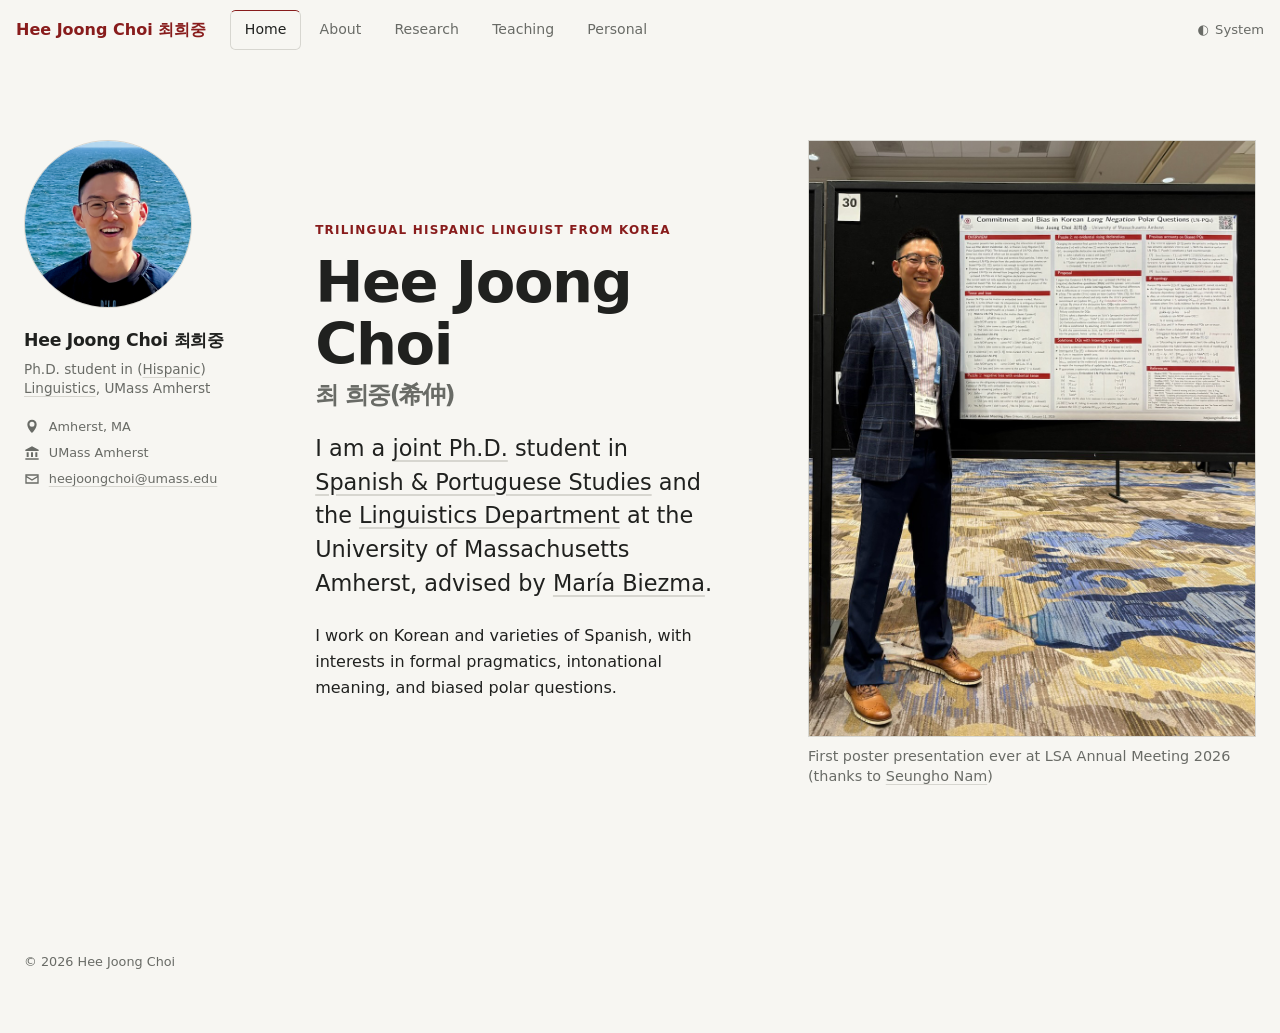
<file: index.html>
<!doctype html>
<html lang="en">
<head>
  <meta charset="utf-8">
  <meta name="viewport" content="width=device-width, initial-scale=1">
  <meta name="description" content="Hee Joong Choi is a linguist working on Korean, Spanish, pragmatics, and intonational meaning.">
  <title>Hee Joong Choi</title>
  <script>document.documentElement.dataset.theme = localStorage.getItem('theme') || 'system';</script>
  <link rel="stylesheet" href="/styles.css">
  <link rel="icon" href="/favicon.svg" type="image/svg+xml">
</head>
<body>
  <header class="site-header">
    <nav class="nav" aria-label="Main navigation">
      <a class="site-name" href="/">Hee Joong Choi <span lang="ko">최희중</span></a>
      <div class="nav-links">
        <a href="/" aria-current="page">Home</a>
        <a href="/about/">About</a>
        <a href="/research/">Research</a>
        <a href="/teaching/">Teaching</a>
        <a href="/personal/">Personal</a>
      </div>
      <button class="theme-toggle" type="button" aria-label="Change color theme" title="Change color theme">
        <span aria-hidden="true">◐</span><span class="theme-label">System</span>
      </button>
    </nav>
  </header>

  <div class="site-frame">
    <aside class="profile-bar" aria-label="Profile">
      <img class="profile-photo" src="/images/ChoiHJ_profile.png" alt="Hee Joong Choi">
      <div class="profile-copy">
        <p class="profile-name">Hee Joong Choi <span lang="ko">최희중</span></p>
        <p class="profile-title">Ph.D. student in (<a href="https://www.umass.edu/spanish-portuguese/">Hispanic</a>) <a href="https://www.umass.edu/linguistics/">Linguistics</a>, UMass Amherst</p>
        <ul class="profile-meta">
          <li><svg aria-hidden="true" viewBox="0 0 24 24"><path d="M12 21s7-6.1 7-13a7 7 0 1 0-14 0c0 6.9 7 13 7 13Zm0-9.5A3.5 3.5 0 1 1 12 4a3.5 3.5 0 0 1 0 7.5Z"/></svg><span>Amherst, MA</span></li>
          <li><svg aria-hidden="true" viewBox="0 0 24 24"><path d="m12 2 10 5v2H2V7l10-5ZM4 11h3v7H4v-7Zm6.5 0h3v7h-3v-7Zm6.5 0h3v7h-3v-7ZM2 20h20v2H2v-2Z"/></svg><span>UMass Amherst</span></li>
          <li><svg aria-hidden="true" viewBox="0 0 24 24"><path d="M2 5h20v14H2V5Zm2 2v.5l8 5 8-5V7H4Zm16 10V9.8l-8 5-8-5V17h16Z"/></svg><a href="mailto:heejoongchoi@umass.edu">heejoongchoi@umass.edu</a></li>
        </ul>
      </div>
    </aside>

  <main class="page-shell home-page">
    <section class="intro" aria-labelledby="intro-title">
      <div>
        <p class="kicker">Trilingual Hispanic linguist from Korea</p>
        <h1 id="intro-title">Hee Joong Choi <span lang="ko">최 희중(希仲)</span></h1>
        <p class="intro-text">I am a <a href="https://www.umass.edu/graduate/book/graduate-student-handbook/degree-requirements/joint-doctor-philosophy-degree-requirements">joint Ph.D.</a> student in <a href="https://www.umass.edu/spanish-portuguese/">Spanish &amp; Portuguese Studies</a> and the <a href="https://www.umass.edu/linguistics/">Linguistics Department</a> at the University of Massachusetts Amherst, advised by <a href="https://mariabiezma.com/">María Biezma</a>.</p>
        <p>I work on Korean and varieties of Spanish, with interests in formal pragmatics, intonational meaning, and biased polar questions.</p>
      </div>
      <figure class="home-photo">
        <img src="assets/home-image.jpg" alt="Hee Joong Choi presenting a poster at the 2026 LSA Annual Meeting">
        <figcaption>First poster presentation ever at LSA Annual Meeting 2026 (thanks to <a href="https://linguistics.uconn.edu/person/seungho-nam/">Seungho Nam</a>)</figcaption>
      </figure>
    </section>
  </main>
  </div>

  <footer><p>© <span data-year></span> Hee Joong Choi</p></footer>
  <script src="/site.js"></script>
</body>
</html>
</file>
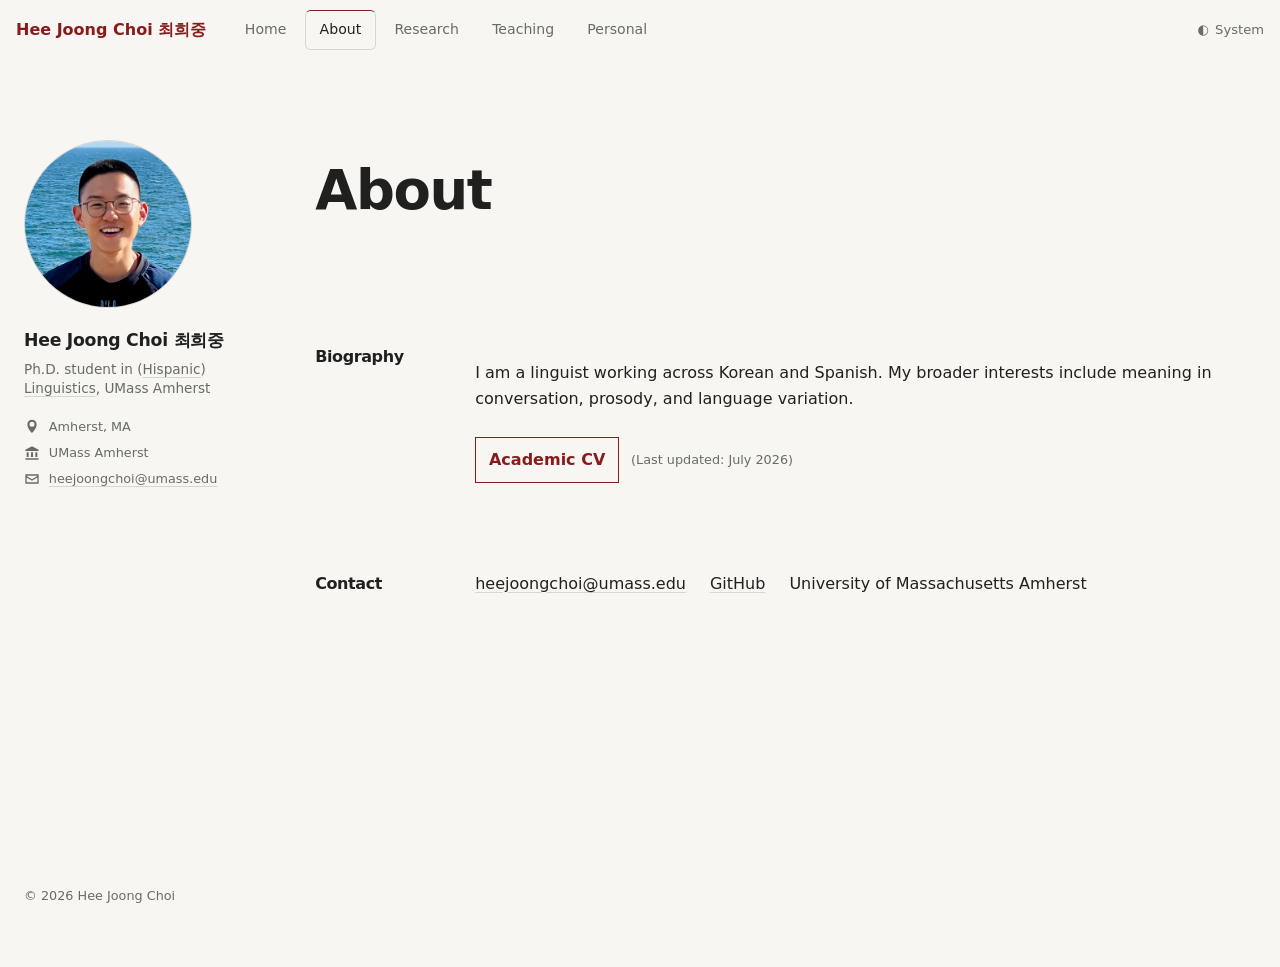
<file: about/index.html>
<!doctype html>
<html lang="en">
<head>
  <meta charset="utf-8">
  <meta name="viewport" content="width=device-width, initial-scale=1">
  <meta name="description" content="About Hee Joong Choi, linguist at UMass Amherst.">
  <title>About · Hee Joong Choi</title>
  <script>document.documentElement.dataset.theme = localStorage.getItem('theme') || 'system';</script>
  <link rel="stylesheet" href="/styles.css">
  <link rel="icon" href="/favicon.svg" type="image/svg+xml">
</head>
<body>
  <header class="site-header">
    <nav class="nav" aria-label="Main navigation">
      <a class="site-name" href="/">Hee Joong Choi <span lang="ko">최희중</span></a>
      <div class="nav-links">
        <a href="/">Home</a><a href="/about/" aria-current="page">About</a><a href="/research/">Research</a><a href="/teaching/">Teaching</a><a href="/personal/">Personal</a>
      </div>
      <button class="theme-toggle" type="button" aria-label="Change color theme" title="Change color theme"><span aria-hidden="true">◐</span><span class="theme-label">System</span></button>
    </nav>
  </header>

  <div class="site-frame">
    <aside class="profile-bar" aria-label="Profile">
      <img class="profile-photo" src="/images/ChoiHJ_profile.png" alt="Hee Joong Choi">
      <div class="profile-copy">
        <p class="profile-name">Hee Joong Choi <span lang="ko">최희중</span></p>
        <p class="profile-title">Ph.D. student in (<a href="https://www.umass.edu/spanish-portuguese/">Hispanic</a>) <a href="https://www.umass.edu/linguistics/">Linguistics</a>, UMass Amherst</p>
        <ul class="profile-meta">
          <li><svg aria-hidden="true" viewBox="0 0 24 24"><path d="M12 21s7-6.1 7-13a7 7 0 1 0-14 0c0 6.9 7 13 7 13Zm0-9.5A3.5 3.5 0 1 1 12 4a3.5 3.5 0 0 1 0 7.5Z"/></svg><span>Amherst, MA</span></li>
          <li><svg aria-hidden="true" viewBox="0 0 24 24"><path d="m12 2 10 5v2H2V7l10-5ZM4 11h3v7H4v-7Zm6.5 0h3v7h-3v-7Zm6.5 0h3v7h-3v-7ZM2 20h20v2H2v-2Z"/></svg><span>UMass Amherst</span></li>
          <li><svg aria-hidden="true" viewBox="0 0 24 24"><path d="M2 5h20v14H2V5Zm2 2v.5l8 5 8-5V7H4Zm16 10V9.8l-8 5-8-5V17h16Z"/></svg><a href="mailto:heejoongchoi@umass.edu">heejoongchoi@umass.edu</a></li>
        </ul>
      </div>
    </aside>

  <main class="page-shell inner-page">
    <header class="page-heading">
      <h1>About</h1>
    </header>
    <div class="page-content">
      <section aria-labelledby="bio-title">
        <h2 id="bio-title">Biography</h2>
        <div>
          <p>I am a linguist working across Korean and Spanish. My broader interests include meaning in conversation, prosody, and language variation.</p>
          <div class="document-links" aria-label="Professional documents">
            <a class="cv-button" href="/CV-CHOI-HJ.pdf" type="application/pdf">Academic CV</a>
            <span class="document-updated">(Last updated: July 2026)</span>
          </div>
        </div>
      </section>
      <section aria-labelledby="contact-title">
        <h2 id="contact-title">Contact</h2>
        <div class="contact-list">
          <a href="mailto:heejoongchoi@umass.edu">heejoongchoi@umass.edu</a>
          <a href="https://github.com/drchoi1">GitHub</a>
          <span>University of Massachusetts Amherst</span>
        </div>
      </section>
    </div>
  </main>
  </div>

  <footer><p>© <span data-year></span> Hee Joong Choi</p></footer>
  <script src="/site.js"></script>
</body>
</html>
</file>
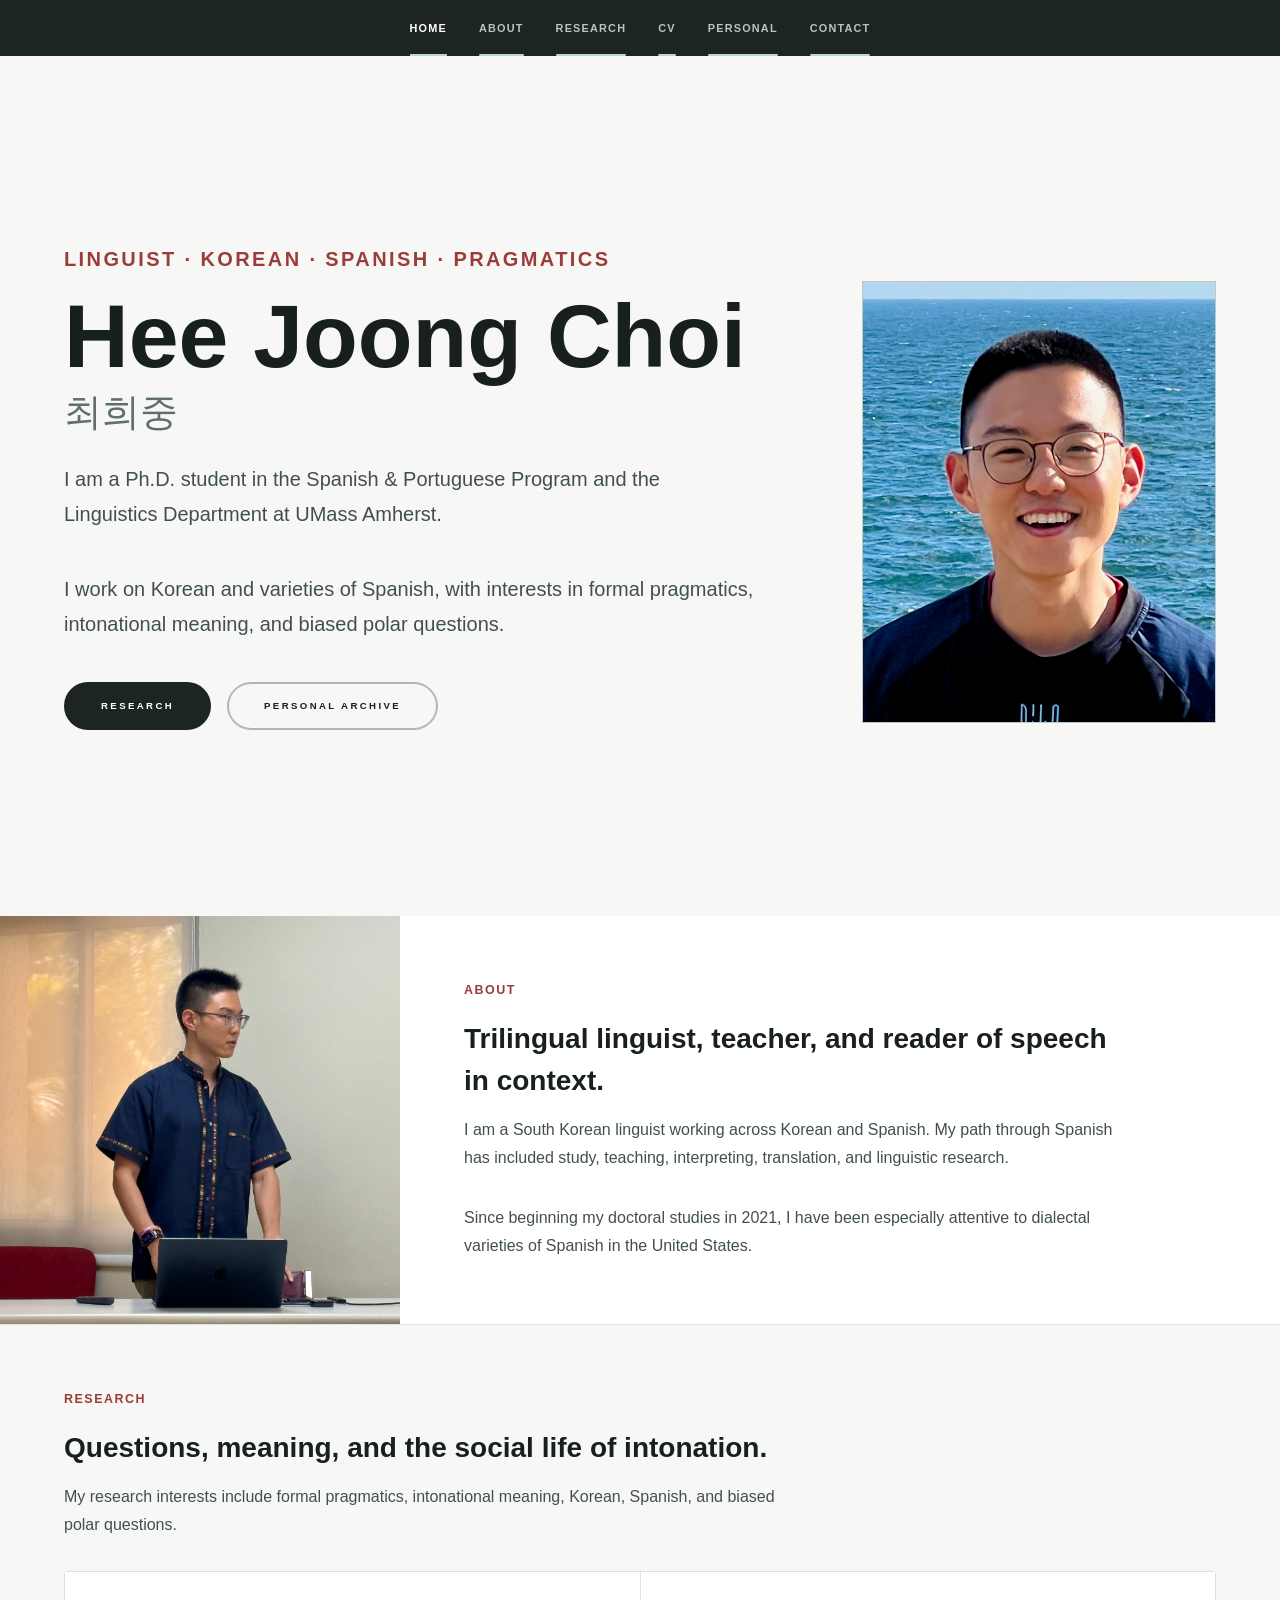
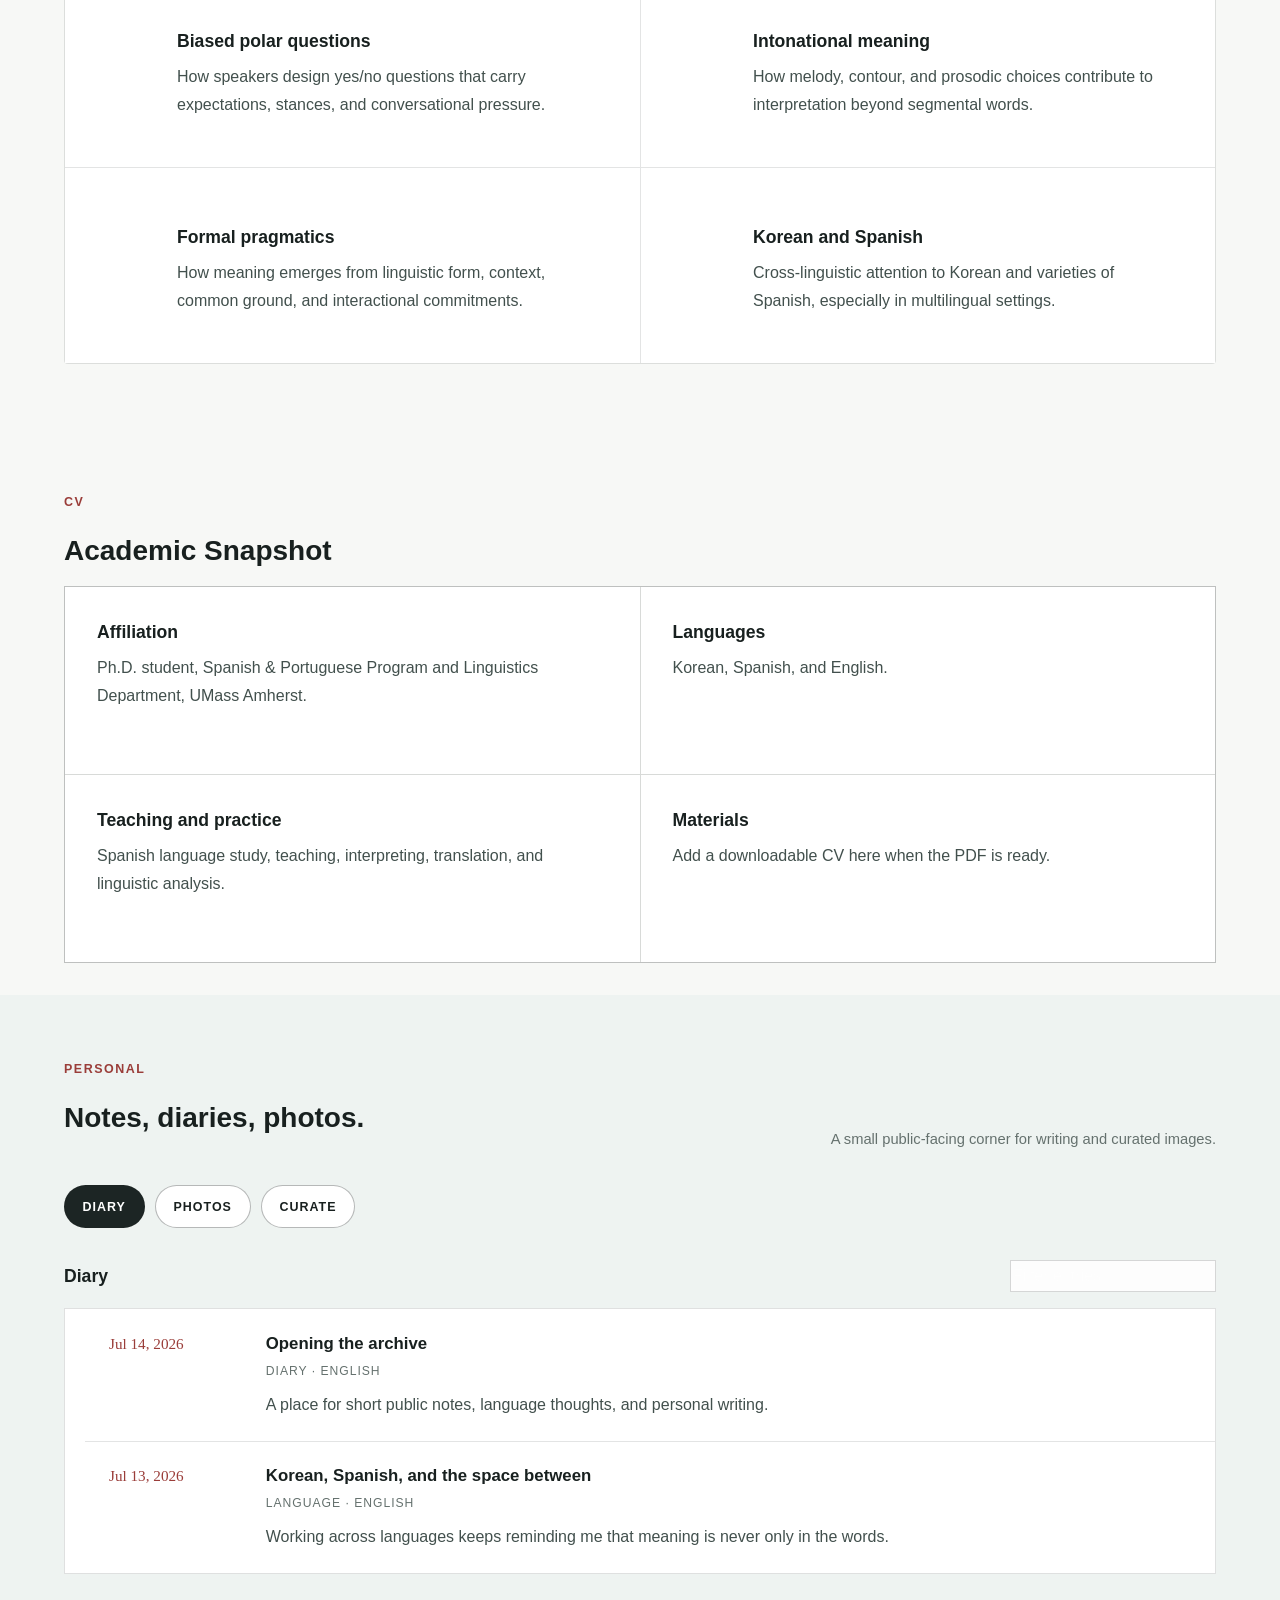
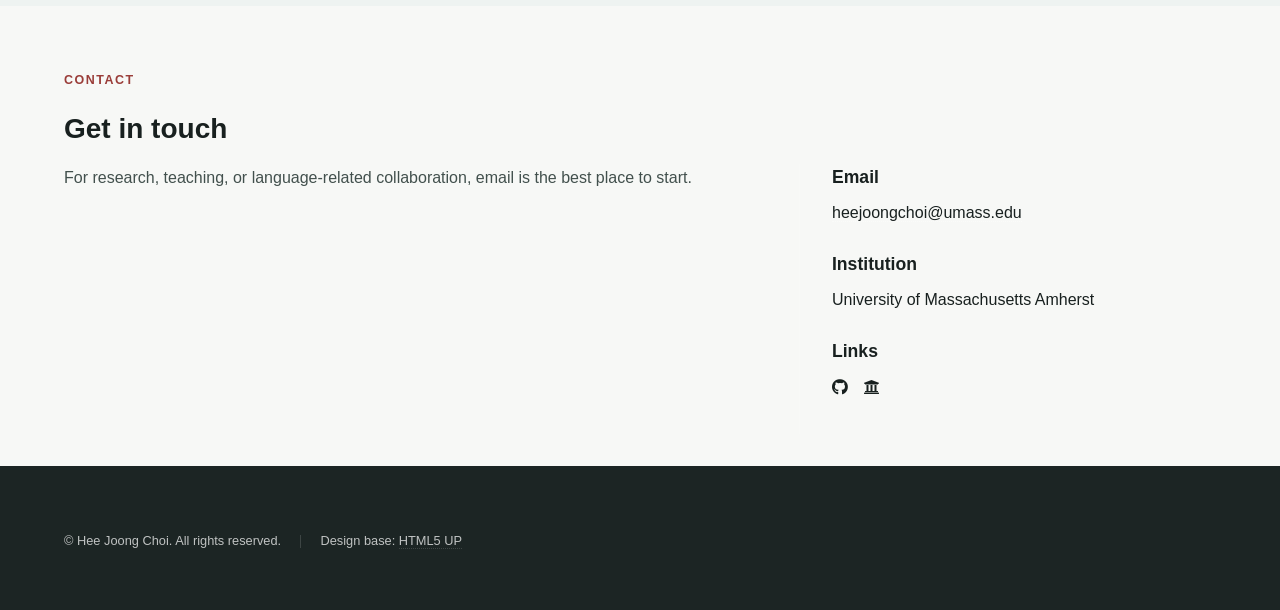
<file: legacy/index.html>
<!DOCTYPE HTML>
<!--
	Hyperspace by HTML5 UP
	html5up.net | @ajlkn
	Free for personal and commercial use under the CCA 3.0 license (html5up.net/license)
-->
<html lang="en">
	<head>
		<title>Hee Joong Choi</title>
		<meta charset="utf-8" />
		<meta name="viewport" content="width=device-width, initial-scale=1, user-scalable=no" />
		<meta name="description" content="Hee Joong Choi is a linguist working on Korean, Spanish, formal pragmatics, intonational meaning, and biased polar questions." />
		<link rel="stylesheet" href="assets/css/main.css" />
		<link rel="stylesheet" href="assets/css/choi-site.css" />
		<noscript><link rel="stylesheet" href="assets/css/noscript.css" /></noscript>
	</head>
	<body class="is-preload choi-site">

		<!-- Sidebar -->
			<section id="sidebar">
				<div class="inner">
					<nav aria-label="Main navigation">
						<ul>
							<li><a href="#intro">Home</a></li>
							<li><a href="#about">About</a></li>
							<li><a href="#research">Research</a></li>
							<li><a href="#cv">CV</a></li>
							<li><a href="#personal">Personal</a></li>
							<li><a href="#contact">Contact</a></li>
						</ul>
					</nav>
				</div>
			</section>

		<!-- Wrapper -->
			<div id="wrapper">

				<!-- Intro -->
					<section id="intro" class="wrapper fullscreen fade-up hero">
						<div class="inner hero-grid">
							<div class="hero-copy">
								<p class="eyebrow">Linguist · Korean · Spanish · Pragmatics</p>
								<h1>Hee Joong Choi <span lang="ko">최희중</span></h1>
								<p class="lede">I am a Ph.D. student in the <a href="https://www.umass.edu/spanish-portuguese/">Spanish & Portuguese Program</a> and the <a href="https://www.umass.edu/linguistics/">Linguistics Department</a> at UMass Amherst.</p>
								<p>I work on Korean and varieties of Spanish, with interests in formal pragmatics, intonational meaning, and biased polar questions.</p>
								<ul class="actions">
									<li><a href="#research" class="button primary scrolly">Research</a></li>
									<li><a href="#personal" class="button scrolly">Personal archive</a></li>
								</ul>
							</div>
							<figure class="portrait">
								<img src="../images/ChoiHJ_profile.png" alt="Portrait of Hee Joong Choi" />
							</figure>
						</div>
					</section>

				<!-- About -->
					<section id="about" class="wrapper style2 spotlights">
						<section>
							<a href="#about" class="image"><img src="../images/Choi_LSRL.jpg" alt="Hee Joong Choi presenting at a linguistics event" data-position="top center" /></a>
							<div class="content">
								<div class="inner">
									<p class="eyebrow">About</p>
									<h2>Trilingual linguist, teacher, and reader of speech in context.</h2>
									<p>I am a South Korean linguist working across Korean and Spanish. My path through Spanish has included study, teaching, interpreting, translation, and linguistic research.</p>
									<p>Since beginning my doctoral studies in 2021, I have been especially attentive to dialectal varieties of Spanish in the United States.</p>
								</div>
							</div>
						</section>
					</section>

				<!-- Research -->
					<section id="research" class="wrapper style3 fade-up">
						<div class="inner">
							<p class="eyebrow">Research</p>
							<h2>Questions, meaning, and the social life of intonation.</h2>
							<p class="section-lede">My research interests include formal pragmatics, intonational meaning, Korean, Spanish, and biased polar questions.</p>
							<div class="features research-list">
								<section>
									<span class="icon solid major fa-question"></span>
									<h3>Biased polar questions</h3>
									<p>How speakers design yes/no questions that carry expectations, stances, and conversational pressure.</p>
								</section>
								<section>
									<span class="icon solid major fa-wave-square"></span>
									<h3>Intonational meaning</h3>
									<p>How melody, contour, and prosodic choices contribute to interpretation beyond segmental words.</p>
								</section>
								<section>
									<span class="icon solid major fa-comments"></span>
									<h3>Formal pragmatics</h3>
									<p>How meaning emerges from linguistic form, context, common ground, and interactional commitments.</p>
								</section>
								<section>
									<span class="icon solid major fa-language"></span>
									<h3>Korean and Spanish</h3>
									<p>Cross-linguistic attention to Korean and varieties of Spanish, especially in multilingual settings.</p>
								</section>
							</div>
						</div>
					</section>

				<!-- CV -->
					<section id="cv" class="wrapper style1 fade-up">
						<div class="inner">
							<p class="eyebrow">CV</p>
							<h2>Academic Snapshot</h2>
							<div class="cv-grid">
								<section>
									<h3>Affiliation</h3>
									<p>Ph.D. student, Spanish & Portuguese Program and Linguistics Department, UMass Amherst.</p>
								</section>
								<section>
									<h3>Languages</h3>
									<p>Korean, Spanish, and English.</p>
								</section>
								<section>
									<h3>Teaching and practice</h3>
									<p>Spanish language study, teaching, interpreting, translation, and linguistic analysis.</p>
								</section>
								<section>
									<h3>Materials</h3>
									<p>Add a downloadable CV here when the PDF is ready.</p>
								</section>
							</div>
						</div>
					</section>

				<!-- Personal -->
					<section id="personal" class="wrapper personal fade-up">
						<div class="inner">
							<div class="section-heading">
								<div>
									<p class="eyebrow">Personal</p>
									<h2>Notes, diaries, photos.</h2>
								</div>
								<p class="quiet">A small public-facing corner for writing and curated images.</p>
							</div>

							<nav class="personal-tabs" aria-label="Personal sections">
								<button class="tab-button active" type="button" data-tab="diary">Diary</button>
								<button class="tab-button" type="button" data-tab="photos">Photos</button>
								<button class="tab-button" type="button" data-tab="curate">Curate</button>
							</nav>

							<div class="tab-panel active" id="diary-panel" data-panel="diary">
								<div class="archive-head">
									<h3>Diary</h3>
									<label for="diary-filter" class="visually-hidden">Filter diary entries</label>
									<input type="search" id="diary-filter" placeholder="Filter entries" />
								</div>
								<ol class="diary-list" id="diary-list"></ol>
							</div>

							<div class="tab-panel" id="photos-panel" data-panel="photos">
								<div class="photo-grid" id="photo-grid">
									<figure>
										<img src="../images/ChoiHJ_profile.png" alt="Portrait of Hee Joong Choi" />
										<figcaption>Profile portrait</figcaption>
									</figure>
									<figure>
										<img src="../images/Choi_LSRL.jpg" alt="Hee Joong Choi at a linguistics event" />
										<figcaption>Conference moment</figcaption>
									</figure>
									<figure>
										<img src="../images/pic03.jpg" alt="Abstract placeholder image from the original site template" />
										<figcaption>Image slot</figcaption>
									</figure>
								</div>
							</div>

							<div class="tab-panel" id="curate-panel" data-panel="curate">
								<div class="curation-grid">
									<form id="diary-form" class="curation-form">
										<h3>Add Diary Entry</h3>
										<div class="fields">
											<div class="field half">
												<label for="entry-title">Title</label>
												<input type="text" id="entry-title" required />
											</div>
											<div class="field half">
												<label for="entry-date">Date</label>
												<input type="date" id="entry-date" required />
											</div>
											<div class="field half">
												<label for="entry-category">Category</label>
												<input type="text" id="entry-category" placeholder="diary, language, travel" />
											</div>
											<div class="field half">
												<label for="entry-language">Language</label>
												<input type="text" id="entry-language" placeholder="English, Korean, Spanish" />
											</div>
											<div class="field">
												<label for="entry-body">Entry</label>
												<textarea id="entry-body" rows="5" required></textarea>
											</div>
										</div>
										<ul class="actions">
											<li><button type="submit" class="button primary">Add entry</button></li>
											<li><button type="button" class="button" id="export-diary">Export JSON</button></li>
											<li><button type="button" class="button" id="clear-diary">Clear local entries</button></li>
										</ul>
										<p class="form-note">Entries added here are saved in this browser. Export JSON when you want to move them into a public data file.</p>
									</form>

									<form id="photo-form" class="curation-form">
										<h3>Add Photo</h3>
										<div class="fields">
											<div class="field">
												<label for="photo-file">Image</label>
												<input type="file" id="photo-file" accept="image/*" />
											</div>
											<div class="field">
												<label for="photo-caption">Caption</label>
												<input type="text" id="photo-caption" />
											</div>
										</div>
										<ul class="actions">
											<li><button type="submit" class="button primary">Add photo</button></li>
											<li><button type="button" class="button" id="clear-photos">Clear local photos</button></li>
										</ul>
										<p class="form-note">Local photo previews are best for curation drafts; publish final images by placing files in the images folder.</p>
									</form>
								</div>
							</div>
						</div>
					</section>

				<!-- Contact -->
					<section id="contact" class="wrapper style1 fade-up">
						<div class="inner">
							<p class="eyebrow">Contact</p>
							<h2>Get in touch</h2>
							<div class="split style1">
								<section>
									<p>For research, teaching, or language-related collaboration, email is the best place to start.</p>
								</section>
								<section>
									<ul class="contact">
										<li>
											<h3>Email</h3>
											<a href="mailto:heejoongchoi@umass.edu">heejoongchoi@umass.edu</a>
										</li>
										<li>
											<h3>Institution</h3>
											<span>University of Massachusetts Amherst</span>
										</li>
										<li>
											<h3>Links</h3>
											<ul class="icons">
												<li><a href="https://github.com/drchoi1" class="icon brands fa-github"><span class="label">GitHub</span></a></li>
												<li><a href="https://www.umass.edu/linguistics/" class="icon solid fa-university"><span class="label">UMass Linguistics</span></a></li>
											</ul>
										</li>
									</ul>
								</section>
							</div>
						</div>
					</section>

			</div>

		<!-- Footer -->
			<footer id="footer" class="wrapper style1-alt">
				<div class="inner">
					<ul class="menu">
						<li>&copy; Hee Joong Choi. All rights reserved.</li><li>Design base: <a href="http://html5up.net">HTML5 UP</a></li>
					</ul>
				</div>
			</footer>

		<!-- Scripts -->
			<script src="assets/js/jquery.min.js"></script>
			<script src="assets/js/jquery.scrollex.min.js"></script>
			<script src="assets/js/jquery.scrolly.min.js"></script>
			<script src="assets/js/browser.min.js"></script>
			<script src="assets/js/breakpoints.min.js"></script>
			<script src="assets/js/util.js"></script>
			<script src="assets/js/main.js"></script>
			<script src="assets/js/choi-site.js"></script>

	</body>
</html>
</file>
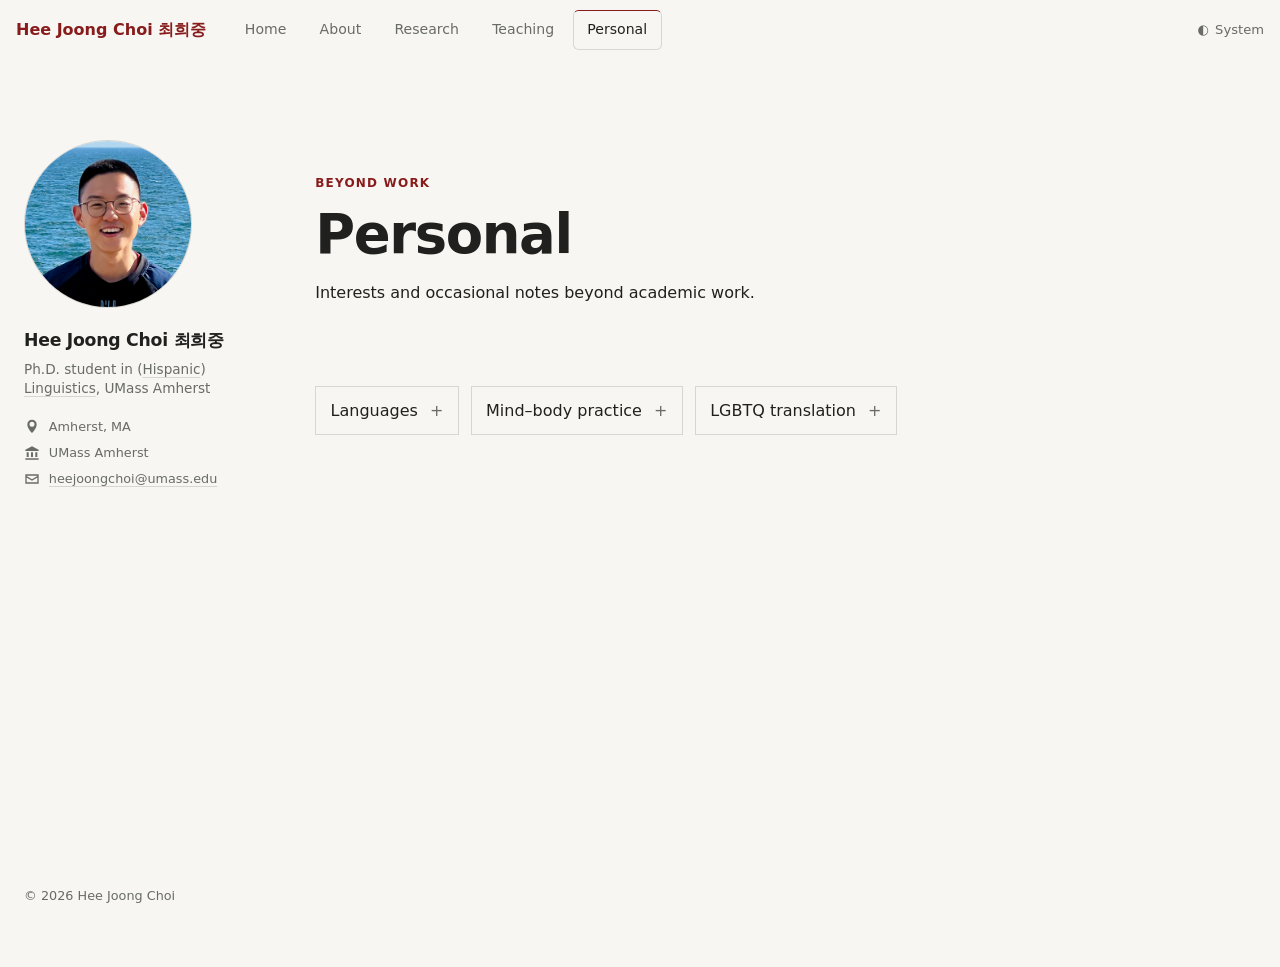
<file: personal/index.html>
<!doctype html>
<html lang="en">
<head>
  <meta charset="utf-8">
  <meta name="viewport" content="width=device-width, initial-scale=1">
  <meta name="description" content="Personal interests and occasional notes by Hee Joong Choi.">
  <title>Personal · Hee Joong Choi</title>
  <script>document.documentElement.dataset.theme = localStorage.getItem('theme') || 'system';</script>
  <link rel="stylesheet" href="/styles.css">
  <link rel="icon" href="/favicon.svg" type="image/svg+xml">
</head>
<body>
  <header class="site-header">
    <nav class="nav" aria-label="Main navigation">
      <a class="site-name" href="/">Hee Joong Choi <span lang="ko">최희중</span></a>
      <div class="nav-links">
        <a href="/">Home</a><a href="/about/">About</a><a href="/research/">Research</a><a href="/teaching/">Teaching</a><a href="/personal/" aria-current="page">Personal</a>
      </div>
      <button class="theme-toggle" type="button" aria-label="Change color theme" title="Change color theme"><span aria-hidden="true">◐</span><span class="theme-label">System</span></button>
    </nav>
  </header>

  <div class="site-frame">
    <aside class="profile-bar" aria-label="Profile">
      <img class="profile-photo" src="/images/ChoiHJ_profile.png" alt="Hee Joong Choi">
      <div class="profile-copy">
        <p class="profile-name">Hee Joong Choi <span lang="ko">최희중</span></p>
        <p class="profile-title">Ph.D. student in (<a href="https://www.umass.edu/spanish-portuguese/">Hispanic</a>) <a href="https://www.umass.edu/linguistics/">Linguistics</a>, UMass Amherst</p>
        <ul class="profile-meta">
          <li><svg aria-hidden="true" viewBox="0 0 24 24"><path d="M12 21s7-6.1 7-13a7 7 0 1 0-14 0c0 6.9 7 13 7 13Zm0-9.5A3.5 3.5 0 1 1 12 4a3.5 3.5 0 0 1 0 7.5Z"/></svg><span>Amherst, MA</span></li>
          <li><svg aria-hidden="true" viewBox="0 0 24 24"><path d="m12 2 10 5v2H2V7l10-5ZM4 11h3v7H4v-7Zm6.5 0h3v7h-3v-7Zm6.5 0h3v7h-3v-7ZM2 20h20v2H2v-2Z"/></svg><span>UMass Amherst</span></li>
          <li><svg aria-hidden="true" viewBox="0 0 24 24"><path d="M2 5h20v14H2V5Zm2 2v.5l8 5 8-5V7H4Zm16 10V9.8l-8 5-8-5V17h16Z"/></svg><a href="mailto:heejoongchoi@umass.edu">heejoongchoi@umass.edu</a></li>
        </ul>
      </div>
    </aside>

  <main class="page-shell inner-page">
    <header class="page-heading">
      <p class="kicker">Beyond work</p>
      <h1>Personal</h1>
      <p>Interests and occasional notes beyond academic work.</p>
    </header>
    <div class="interest-bubbles">
      <details><summary>Languages</summary><div class="bubble-content"><!-- Add notes, links, or short essays here. --></div></details>
      <details><summary>Mind–body practice</summary><div class="bubble-content"><!-- Add notes, links, or short essays here. --></div></details>
      <details><summary>LGBTQ translation</summary><div class="bubble-content"><!-- Add notes, links, or short essays here. --></div></details>
    </div>
  </main>
  </div>

  <footer><p>© <span data-year></span> Hee Joong Choi</p></footer>
  <script src="/site.js"></script>
</body>
</html>
</file>
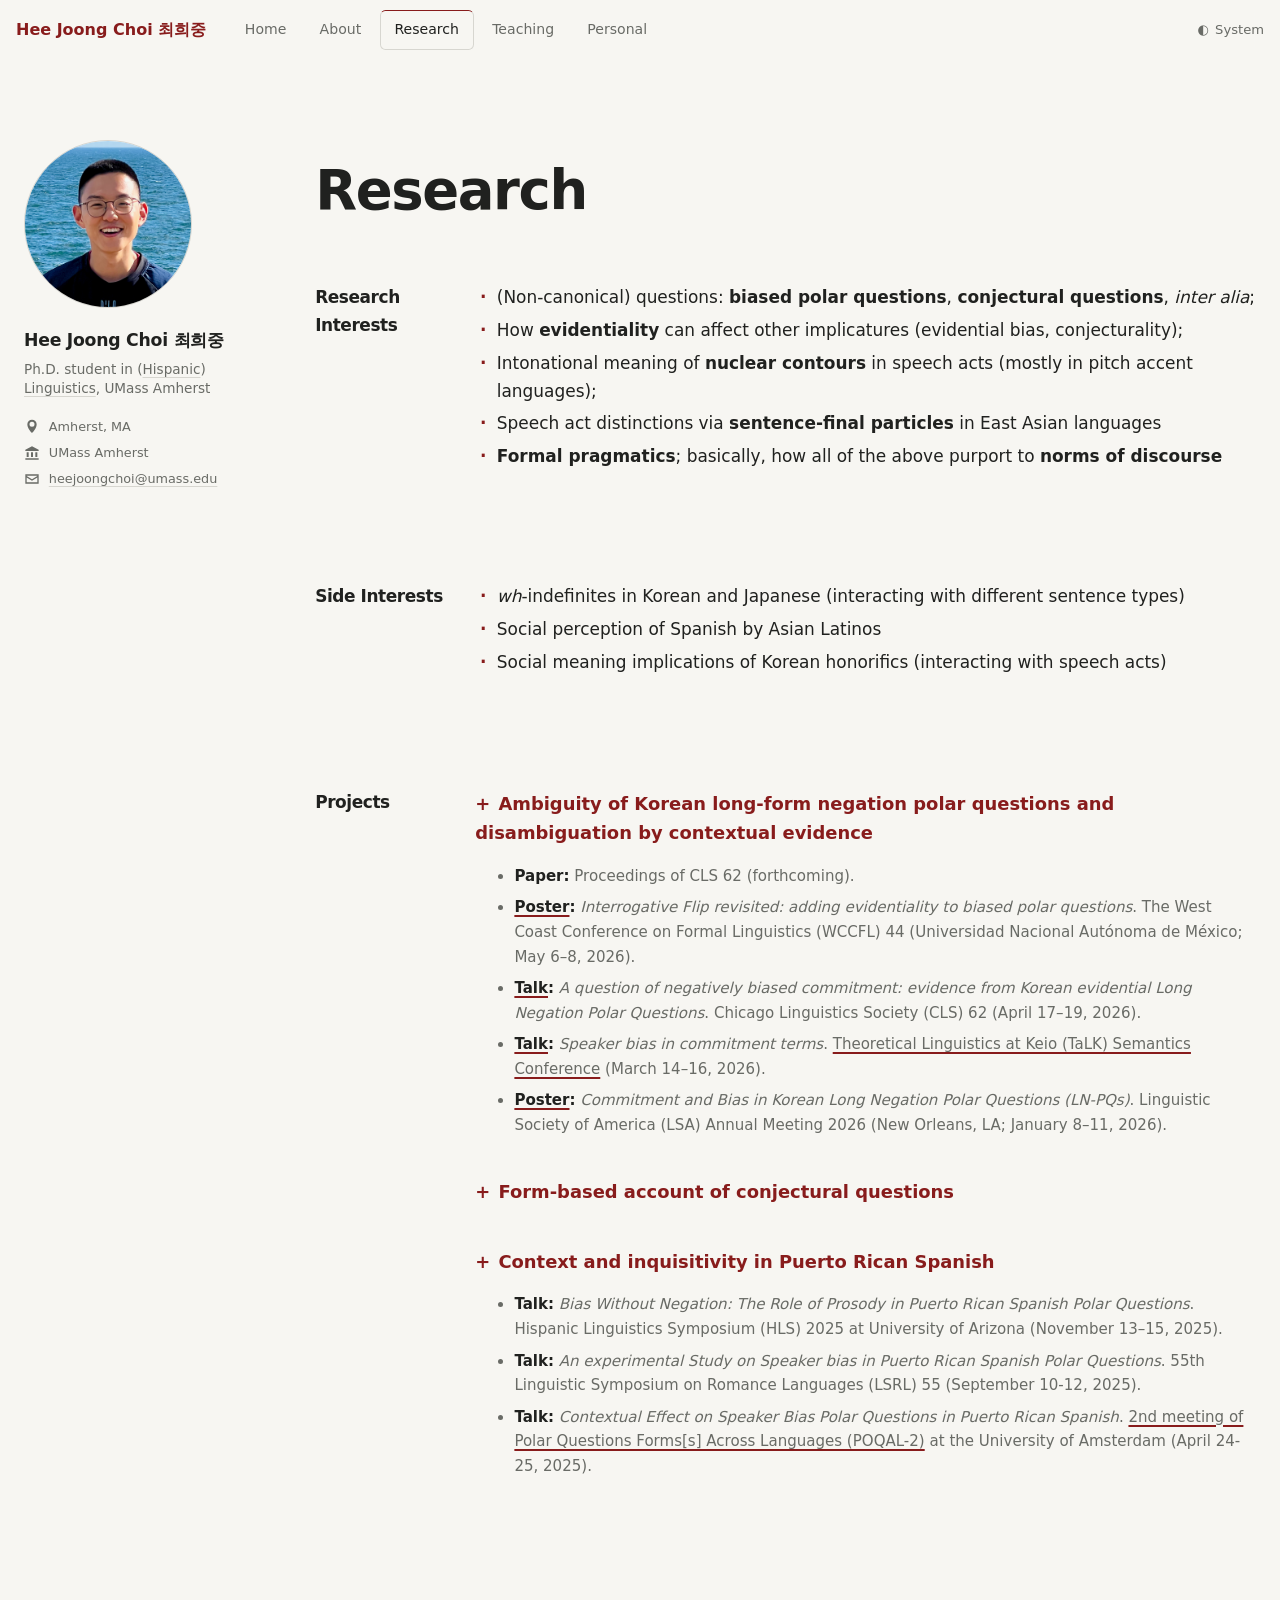
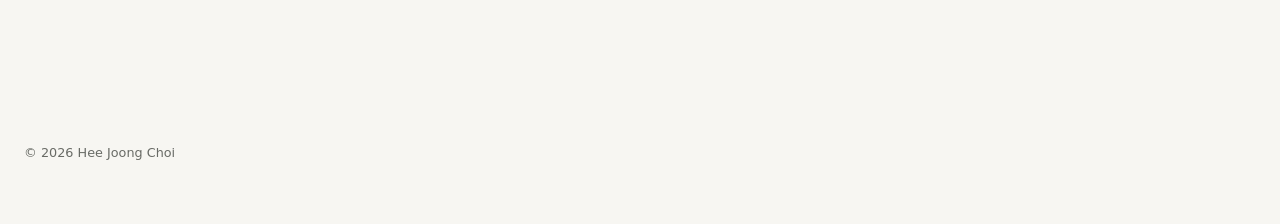
<file: research/index.html>
<!doctype html>
<html lang="en">
<head>
  <meta charset="utf-8">
  <meta name="viewport" content="width=device-width, initial-scale=1">
  <meta name="description" content="Research by Hee Joong Choi in pragmatics, intonation, Korean, and Spanish.">
  <title>Research · Hee Joong Choi</title>
  <script>document.documentElement.dataset.theme = localStorage.getItem('theme') || 'system';</script>
  <link rel="stylesheet" href="/styles.css">
  <link rel="icon" href="/favicon.svg" type="image/svg+xml">
</head>
<body>
  <header class="site-header">
    <nav class="nav" aria-label="Main navigation">
      <a class="site-name" href="/">Hee Joong Choi <span lang="ko">최희중</span></a>
      <div class="nav-links">
        <a href="/">Home</a><a href="/about/">About</a><a href="/research/" aria-current="page">Research</a><a href="/teaching/">Teaching</a><a href="/personal/">Personal</a>
      </div>
      <button class="theme-toggle" type="button" aria-label="Change color theme" title="Change color theme"><span aria-hidden="true">◐</span><span class="theme-label">System</span></button>
    </nav>
  </header>

  <div class="site-frame">
    <aside class="profile-bar" aria-label="Profile">
      <img class="profile-photo" src="/images/ChoiHJ_profile.png" alt="Hee Joong Choi">
      <div class="profile-copy">
        <p class="profile-name">Hee Joong Choi <span lang="ko">최희중</span></p>
        <p class="profile-title">Ph.D. student in (<a href="https://www.umass.edu/spanish-portuguese/">Hispanic</a>) <a href="https://www.umass.edu/linguistics/">Linguistics</a>, UMass Amherst</p>
        <ul class="profile-meta">
          <li><svg aria-hidden="true" viewBox="0 0 24 24"><path d="M12 21s7-6.1 7-13a7 7 0 1 0-14 0c0 6.9 7 13 7 13Zm0-9.5A3.5 3.5 0 1 1 12 4a3.5 3.5 0 0 1 0 7.5Z"/></svg><span>Amherst, MA</span></li>
          <li><svg aria-hidden="true" viewBox="0 0 24 24"><path d="m12 2 10 5v2H2V7l10-5ZM4 11h3v7H4v-7Zm6.5 0h3v7h-3v-7Zm6.5 0h3v7h-3v-7ZM2 20h20v2H2v-2Z"/></svg><span>UMass Amherst</span></li>
          <li><svg aria-hidden="true" viewBox="0 0 24 24"><path d="M2 5h20v14H2V5Zm2 2v.5l8 5 8-5V7H4Zm16 10V9.8l-8 5-8-5V17h16Z"/></svg><a href="mailto:heejoongchoi@umass.edu">heejoongchoi@umass.edu</a></li>
        </ul>
      </div>
    </aside>

  <main class="page-shell inner-page research-page">
    <header class="page-heading">
      <h1>Research</h1>
    </header>

    <section class="research-section" aria-labelledby="research-interests-title">
      <h2 id="research-interests-title">Research Interests</h2>
      <ul class="dot-list">
        <li>(Non-canonical) questions: <b>biased polar questions</b>, <b>conjectural questions</b>, <i>inter alia</i>;</li>
        <li>How <b>evidentiality</b> can affect other implicatures (evidential bias, conjecturality);</li>
        <li>Intonational meaning of <b>nuclear contours</b> in speech acts (mostly in pitch accent languages);</li>
        <li>Speech act distinctions via <b>sentence-final particles</b> in East Asian languages</li>
        <li><b>Formal pragmatics</b>; basically, how all of the above purport to <b>norms of discourse</b></li>
      </ul>
    </section>

    <section class="research-section" aria-labelledby="side-interests-title">
      <h2 id="side-interests-title">Side Interests</h2>
      <ul class="dot-list">
        <li><i>wh</i>-indefinites in Korean and Japanese (interacting with different sentence types)</li>
        <li>Social perception of Spanish by Asian Latinos</li>
        <li>Social meaning implications of Korean honorifics (interacting with speech acts)</li>
      </ul>
    </section>

    <section class="research-section projects" aria-labelledby="projects-title">
      <h2 id="projects-title">Projects</h2>
      <div class="project-list">

        <article class="project">
        <details>
          <summary>Ambiguity of Korean long-form negation polar questions and disambiguation by contextual evidence</summary>
          <ul class="project-outline">
            <li>Negative polar questions (NPQs) are widely known for encoding speaker's positive epistemic bias. A less well-known but still well-established fact about Korean long-form NPQs (LN-PQs) is that the bias reading is polarity-ambiguous (both 'yes, <i>p</i> / no, <i>&not;p</i>' and 'yes, <i>&not;p</i> / no, <i>p</i>' are possible continuations of discourse). I show the bias disambiguation by situating this construction in context, especially subjecting it to <b>negative contextual evidence</b>. I also employ <b>evidentiality</b> (grammatical encoding of the source of information) in Korean to highlight the negative bias reading in Korean LN-PQs.</li>
            <li>I use <a href="https://www.jbe-platform.com/content/journals/10.1075/bjl.22.06gun">Gunlogson's (2008)</a> commitment-based model to capture the two bias readings in Korean LN-PQs. Some typological considerations on <b></b>Interrogative Flip</b> (the flipping of evidential source in inquisitive speech acts) are also discussed.</li>
          </ul>
        </details>
        <ul class="project-outcomes" aria-label="Project outcomes">
          <li><b>Paper:</b> Proceedings of CLS 62 (forthcoming).</li>
          <li><b><a href="WCCFL44-poster-Choi.pdf" type="application/pdf">Poster</a>:</b> <i>Interrogative Flip revisited: adding evidentiality to biased polar questions</i>. The West Coast Conference on Formal Linguistics (WCCFL) 44 (Universidad Nacional Autónoma de México; May 6–8, 2026).</li>
          <li><b><a href="CLS62-handout-Choi.pdf" type="application/pdf">Talk</a>:</b> <i>A question of negatively biased commitment: evidence from Korean evidential Long Negation Polar Questions</i>. Chicago Linguistics Society (CLS) 62 (April 17–19, 2026).</li>
          <li><b><a href="TaLK2026-handout-Choi.pdf" type="application/pdf">Talk</a>:</b> <i>Speaker bias in commitment terms</i>. <a href="https://sites.google.com/keio.jp/talk2026/">Theoretical Linguistics at Keio (TaLK) Semantics Conference</a> (March 14–16, 2026).</li>
          <li><b><a href="LSA2026-poster-Choi.pdf" type="application/pdf">Poster</a>:</b> <i>Commitment and Bias in Korean Long Negation Polar Questions (LN-PQs)</i>. Linguistic Society of America (LSA) Annual Meeting 2026 (New Orleans, LA; January 8–11, 2026).</li>
        </ul>
        </article>

        <article class="project">
        <details>
          <summary>Form-based account of conjectural questions</summary>
          <ul class="project-outline">
            <li>A recent project that took off as a puzzle found in the interaction of sentence type and evidentiality in Korean LN-PQs, some sentential force and an utterance-final (rising) contour come to the foci of discussion. I aim to show that conjectural meaning in conjectural questions across languages (notably, German verb-final <i>wohl</i> questions in <a href="https://semprag.org/index.php/sp/article/view/sp.13.9">Eckardt, 2020</a>) can be reduced to the interaction between declarative force, prosody AND evidential dimensions.</li>
          </ul>
        </details>
        </article>

        <article class="project">
        <details>
          <summary>Context and inquisitivity in Puerto Rican Spanish</summary>
          <ul class="project-outline">
            <li>I review the role of prosody in biased polar questions, introduced as Ladd's (1981) Outer vs. Inner negation questions in <a href="https://www.degruyterbrill.com/document/doi/10.1515/probus-2014-0016/html">Armstrong 2017</a>. Following up on Armstrong's DCT-style production study, I conducted a perception study on assertion contours of Puerto Rican Spanish (PRS), specifically under what contextual conditions can these contours be construed as purely speaker-biased.</li>
          </ul>
        </details>
        <ul class="project-outcomes" aria-label="Project outcomes">
          <li><b>Talk:</b> <i>Bias Without Negation: The Role of Prosody in Puerto Rican Spanish Polar Questions</i>. Hispanic Linguistics Symposium (HLS) 2025 at University of Arizona (November 13–15, 2025).</li>
          <li><b>Talk:</b> <i>An experimental Study on Speaker bias in Puerto Rican Spanish Polar Questions</i>. 55th Linguistic Symposium on Romance Languages (LSRL) 55 (September 10-12, 2025).</li>
          <li><b>Talk:</b> <i>Contextual Effect on Speaker Bias Polar Questions in Puerto Rican Spanish</i>. <a href="https://sites.google.com/view/poqal-2/scheduleslides">2nd meeting of Polar Questions Forms[s] Across Languages (POQAL-2)</a> at the University of Amsterdam (April 24-25, 2025).</li>
        </ul>
        </article>
      </div>
    </section>
  </main>
  </div>

  <footer><p>© <span data-year></span> Hee Joong Choi</p></footer>
  <script src="/site.js"></script>
</body>
</html>
</file>
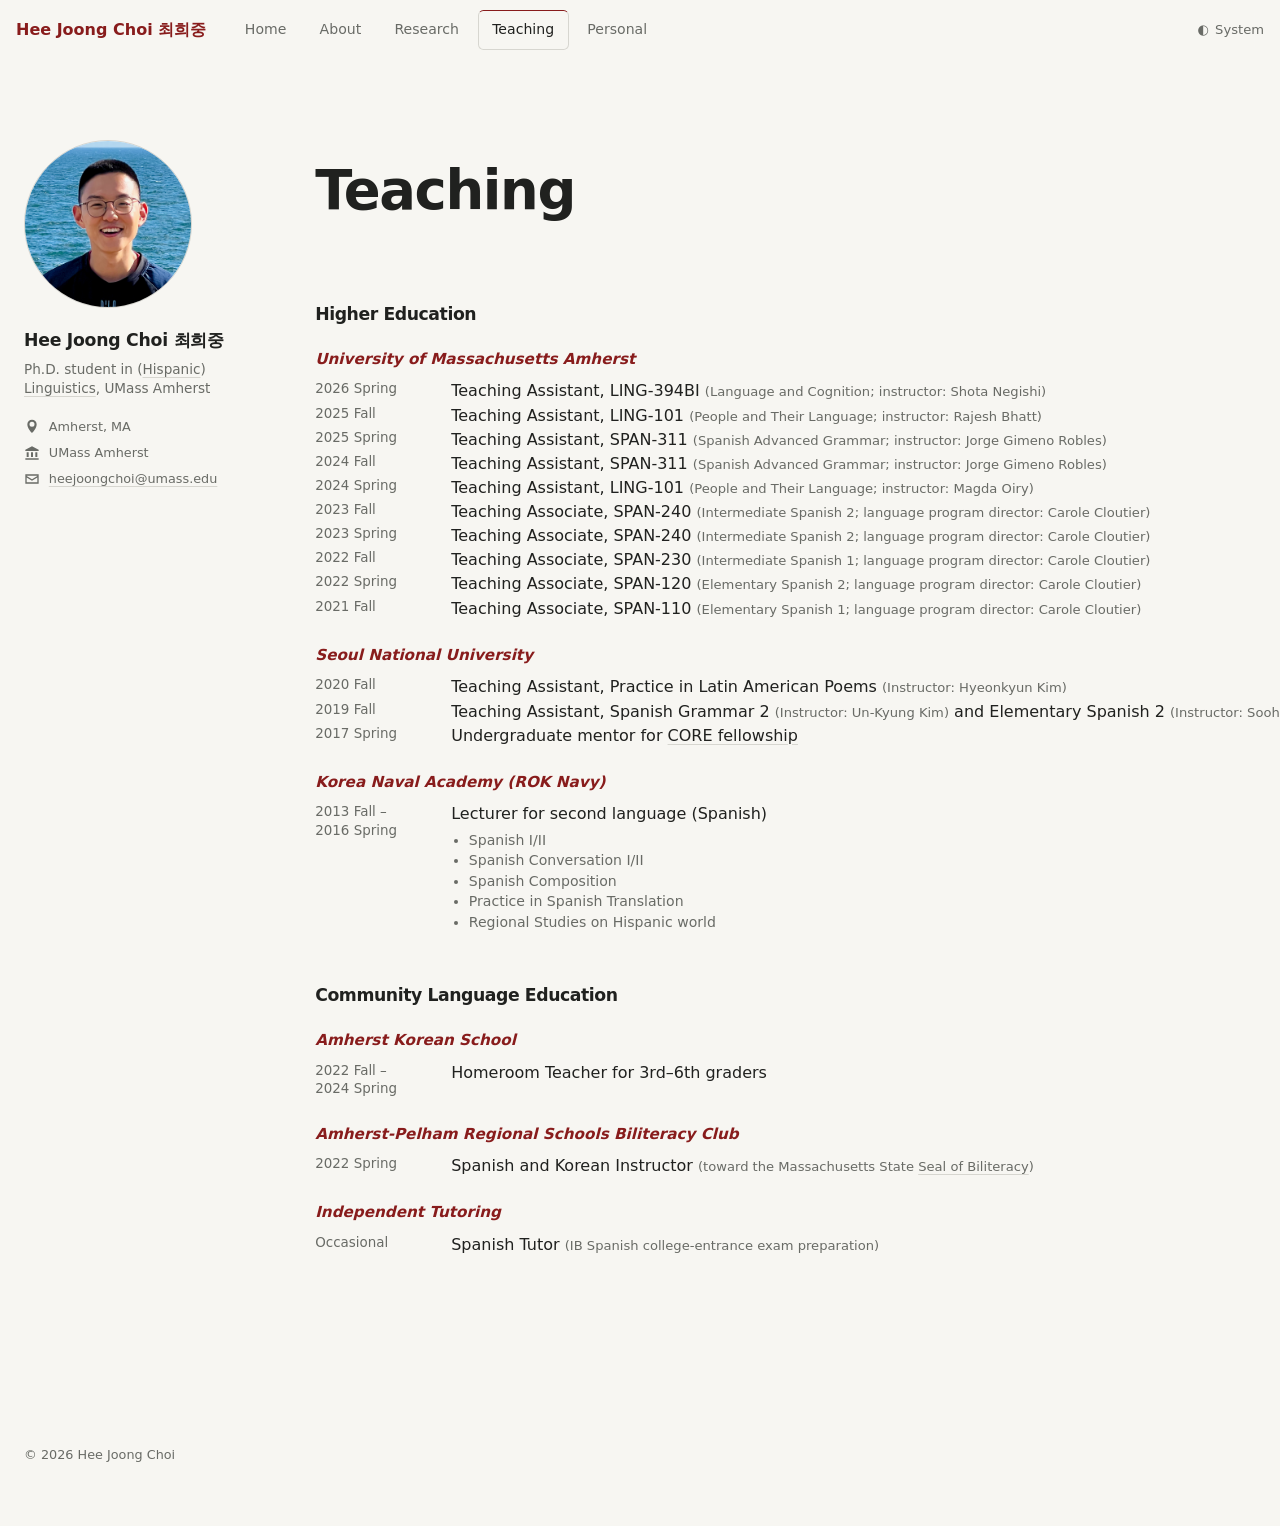
<file: teaching/index.html>
<!doctype html>
<html lang="en">
<head>
  <meta charset="utf-8">
  <meta name="viewport" content="width=device-width, initial-scale=1">
  <meta name="description" content="Teaching experience of Hee Joong Choi.">
  <title>Teaching · Hee Joong Choi</title>
  <script>document.documentElement.dataset.theme = localStorage.getItem('theme') || 'system';</script>
  <link rel="stylesheet" href="/styles.css">
  <link rel="icon" href="/favicon.svg" type="image/svg+xml">
</head>
<body>
  <header class="site-header">
    <nav class="nav" aria-label="Main navigation">
      <a class="site-name" href="/">Hee Joong Choi <span lang="ko">최희중</span></a>
      <div class="nav-links">
        <a href="/">Home</a><a href="/about/">About</a><a href="/research/">Research</a><a href="/teaching/" aria-current="page">Teaching</a><a href="/personal/">Personal</a>
      </div>
      <button class="theme-toggle" type="button" aria-label="Change color theme" title="Change color theme"><span aria-hidden="true">◐</span><span class="theme-label">System</span></button>
    </nav>
  </header>

  <div class="site-frame">
    <aside class="profile-bar" aria-label="Profile">
      <img class="profile-photo" src="/images/ChoiHJ_profile.png" alt="Hee Joong Choi">
      <div class="profile-copy">
        <p class="profile-name">Hee Joong Choi <span lang="ko">최희중</span></p>
        <p class="profile-title">Ph.D. student in (<a href="https://www.umass.edu/spanish-portuguese/">Hispanic</a>) <a href="https://www.umass.edu/linguistics/">Linguistics</a>, UMass Amherst</p>
        <ul class="profile-meta">
          <li><svg aria-hidden="true" viewBox="0 0 24 24"><path d="M12 21s7-6.1 7-13a7 7 0 1 0-14 0c0 6.9 7 13 7 13Zm0-9.5A3.5 3.5 0 1 1 12 4a3.5 3.5 0 0 1 0 7.5Z"/></svg><span>Amherst, MA</span></li>
          <li><svg aria-hidden="true" viewBox="0 0 24 24"><path d="m12 2 10 5v2H2V7l10-5ZM4 11h3v7H4v-7Zm6.5 0h3v7h-3v-7Zm6.5 0h3v7h-3v-7ZM2 20h20v2H2v-2Z"/></svg><span>UMass Amherst</span></li>
          <li><svg aria-hidden="true" viewBox="0 0 24 24"><path d="M2 5h20v14H2V5Zm2 2v.5l8 5 8-5V7H4Zm16 10V9.8l-8 5-8-5V17h16Z"/></svg><a href="mailto:heejoongchoi@umass.edu">heejoongchoi@umass.edu</a></li>
        </ul>
      </div>
    </aside>

  <main class="page-shell inner-page teaching-page">
    <header class="page-heading">
      <h1>Teaching</h1>
    </header>
    <div class="teaching-history">
      <section class="teaching-group" aria-labelledby="higher-education-title">
        <h2 id="higher-education-title">Higher Education</h2>

        <section class="teaching-place">
          <h3><i>University of Massachusetts Amherst</i></h3>
          <dl class="course-list">
            <div><dt>2026 Spring</dt><dd>Teaching Assistant, LING-394BI <span class="course-meta">(Language and Cognition; instructor: Shota Negishi)</span></dd></div>
            <div><dt>2025 Fall</dt><dd>Teaching Assistant, LING-101 <span class="course-meta">(People and Their Language; instructor: Rajesh Bhatt)</span></dd></div>
            <div><dt>2025 Spring</dt><dd>Teaching Assistant, SPAN-311 <span class="course-meta">(Spanish Advanced Grammar; instructor: Jorge Gimeno Robles)</span></dd></div>
            <div><dt>2024 Fall</dt><dd>Teaching Assistant, SPAN-311 <span class="course-meta">(Spanish Advanced Grammar; instructor: Jorge Gimeno Robles)</span></dd></div>
            <div><dt>2024 Spring</dt><dd>Teaching Assistant, LING-101 <span class="course-meta">(People and Their Language; instructor: Magda Oiry)</span></dd></div>
            <div><dt>2023 Fall</dt><dd>Teaching Associate, SPAN-240 <span class="course-meta">(Intermediate Spanish 2; language program director: Carole Cloutier)</span></dd></div>
            <div><dt>2023 Spring</dt><dd>Teaching Associate, SPAN-240 <span class="course-meta">(Intermediate Spanish 2; language program director: Carole Cloutier)</span></dd></div>
            <div><dt>2022 Fall</dt><dd>Teaching Associate, SPAN-230 <span class="course-meta">(Intermediate Spanish 1; language program director: Carole Cloutier)</span></dd></div>
            <div><dt>2022 Spring</dt><dd>Teaching Associate, SPAN-120 <span class="course-meta">(Elementary Spanish 2; language program director: Carole Cloutier)</span></dd></div>
            <div><dt>2021 Fall</dt><dd>Teaching Associate, SPAN-110 <span class="course-meta">(Elementary Spanish 1; language program director: Carole Cloutier)</span></dd></div>
          </dl>
        </section>

        <section class="teaching-place">
          <h3><i>Seoul National University</i></h3>
          <dl class="course-list">
            <div><dt>2020 Fall</dt><dd>Teaching Assistant, Practice in Latin American Poems <span class="course-meta">(Instructor: Hyeonkyun Kim)</span></dd></div>
            <div><dt>2019 Fall</dt><dd>Teaching Assistant, Spanish Grammar 2 <span class="course-meta">(Instructor: Un-Kyung Kim)</span> and Elementary Spanish 2 <span class="course-meta">(Instructor: Soohyun Jung)</span></dd></div>
            <div><dt>2017 Spring</dt><dd>Undergraduate mentor for <a href="https://snucore-humanities.snu.ac.kr/work/support-fund">CORE fellowship</a></dd></div>
          </dl>
        </section>

        <section class="teaching-place">
          <h3><i>Korea Naval Academy (ROK Navy)</i></h3>
          <dl class="course-list">
            <div>
              <dt>2013 Fall –<br>2016 Spring</dt>
              <dd>Lecturer for second language (Spanish)
                <ul class="bare-course-list">
                  <li>Spanish I/II</li>
                  <li>Spanish Conversation I/II</li>
                  <li>Spanish Composition</li>
                  <li>Practice in Spanish Translation</li>
                  <li>Regional Studies on Hispanic world</li>
                </ul>
              </dd>
            </div>
          </dl>
        </section>
      </section>

      <section class="teaching-group" aria-labelledby="community-education-title">
        <h2 id="community-education-title">Community Language Education</h2>

        <section class="teaching-place">
          <h3><i>Amherst Korean School</i></h3>
          <dl class="course-list"><div><dt>2022 Fall –<br>2024 Spring</dt><dd>Homeroom Teacher for 3rd–6th graders</dd></div></dl>
        </section>

        <section class="teaching-place">
          <h3><i>Amherst-Pelham Regional Schools Biliteracy Club</i></h3>
          <dl class="course-list"><div><dt>2022 Spring</dt><dd>Spanish and Korean Instructor <span class="course-meta">(toward the Massachusetts State <a href="https://www.doe.mass.edu/scholarships/biliteracy/">Seal of Biliteracy</a>)</span></dd></div></dl>
        </section>

        <section class="teaching-place">
          <h3><i>Independent Tutoring</i></h3>
          <dl class="course-list"><div><dt>Occasional</dt><dd>Spanish Tutor <span class="course-meta">(IB Spanish college-entrance exam preparation)</span></dd></div></dl>
        </section>
      </section>
    </div>
  </main>
  </div>

  <footer><p>© <span data-year></span> Hee Joong Choi</p></footer>
  <script src="/site.js"></script>
</body>
</html>
</file>
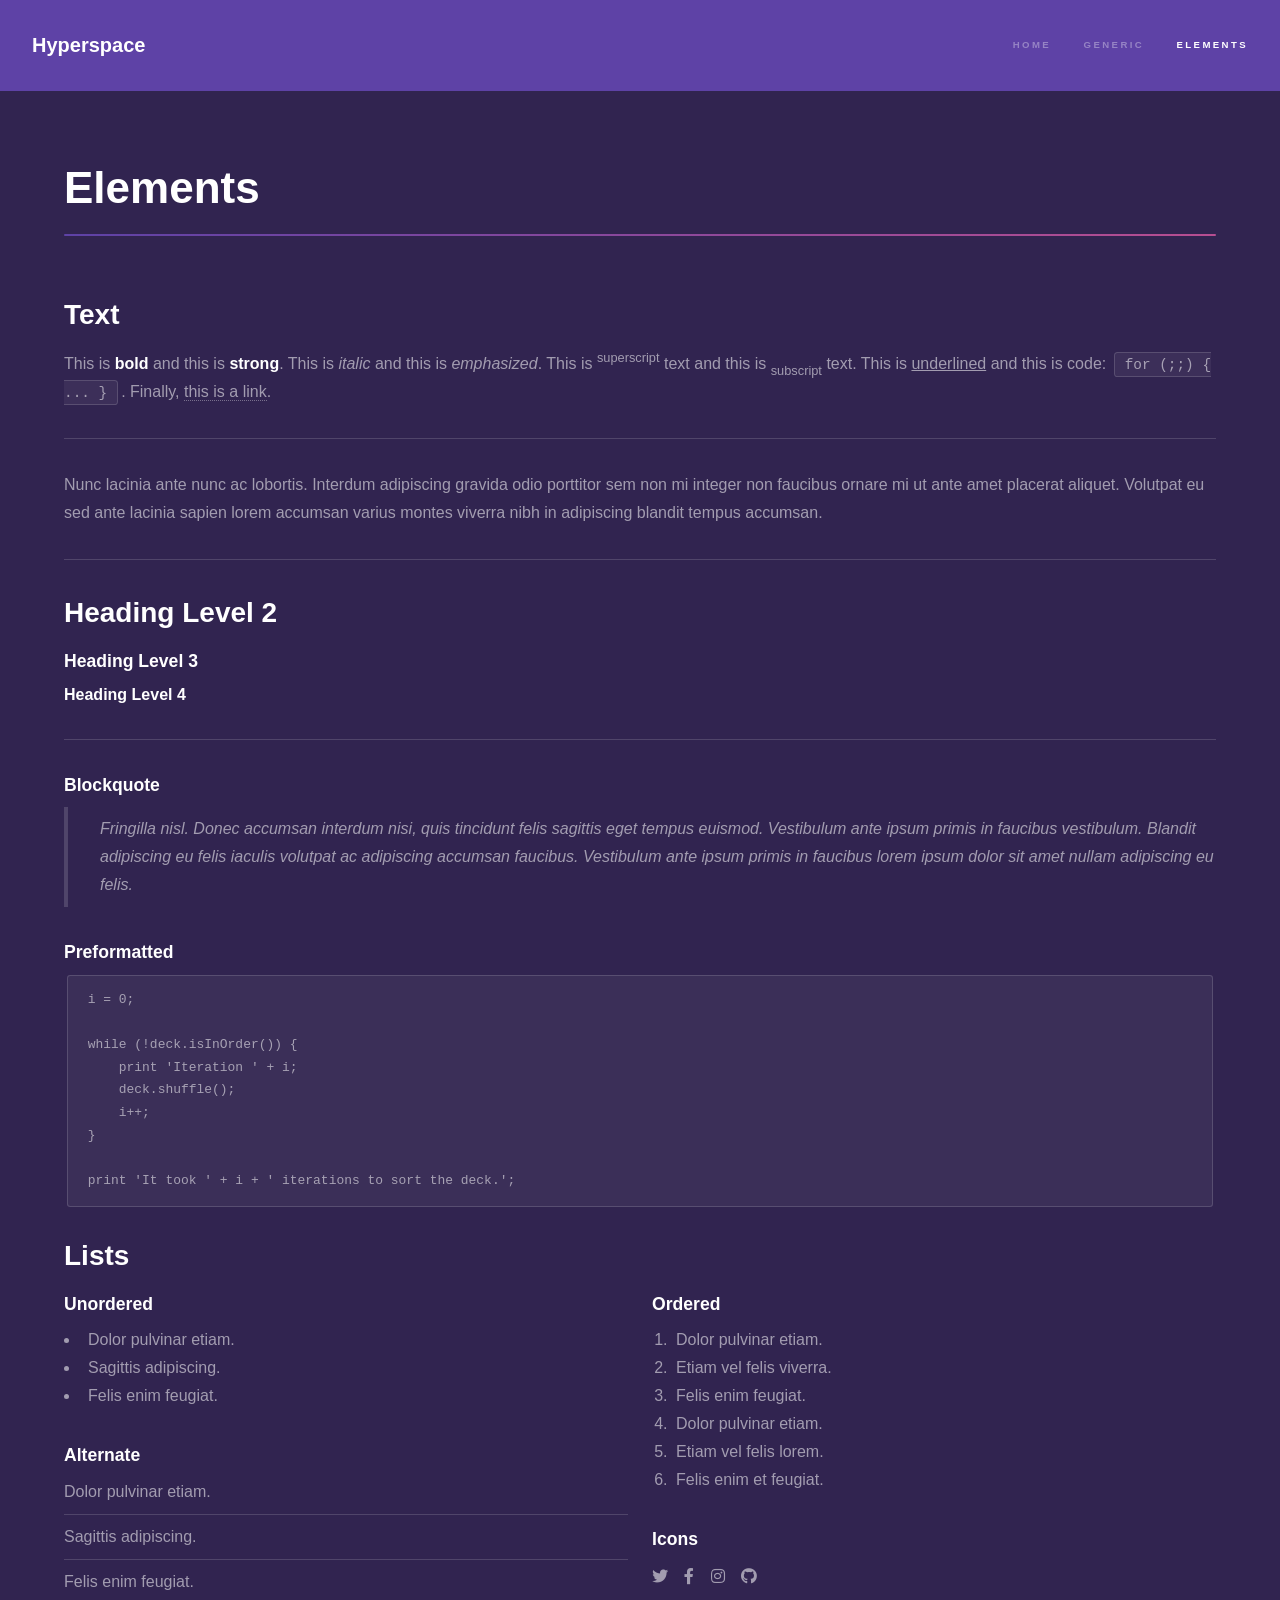
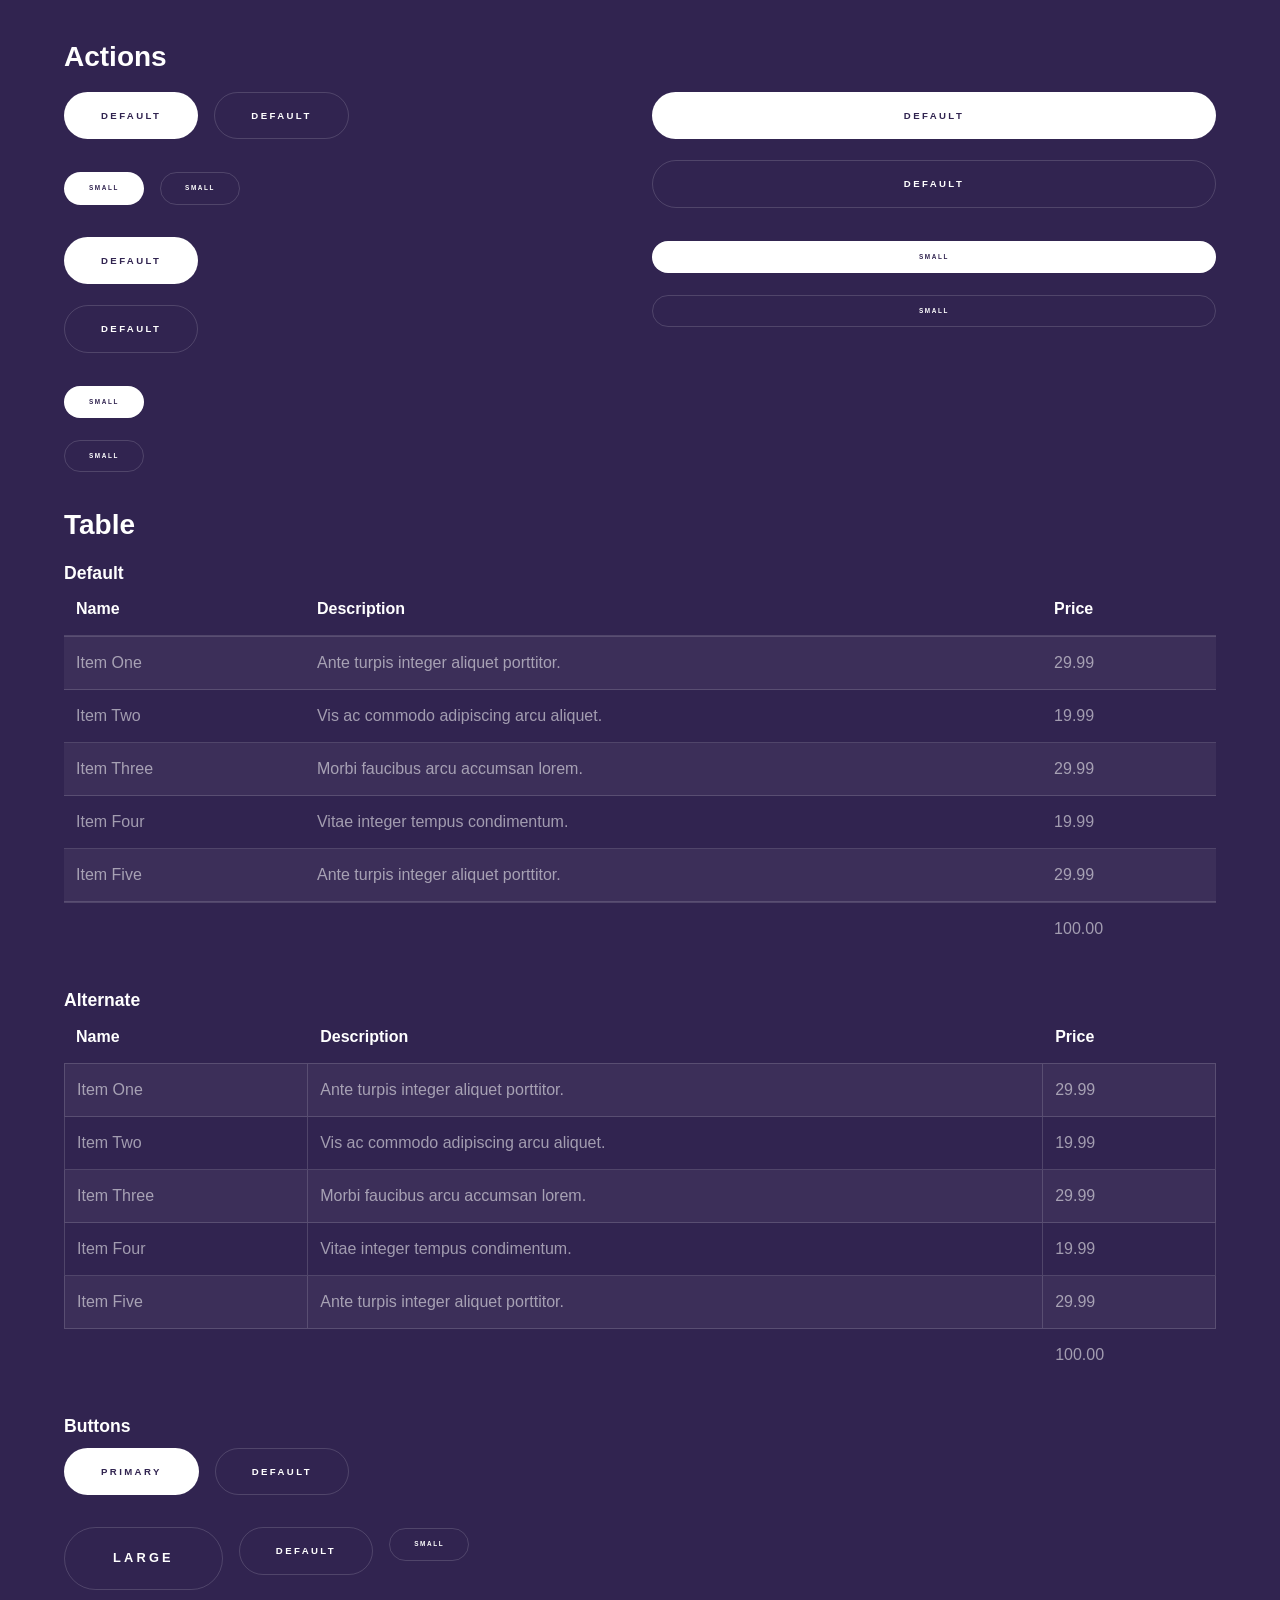
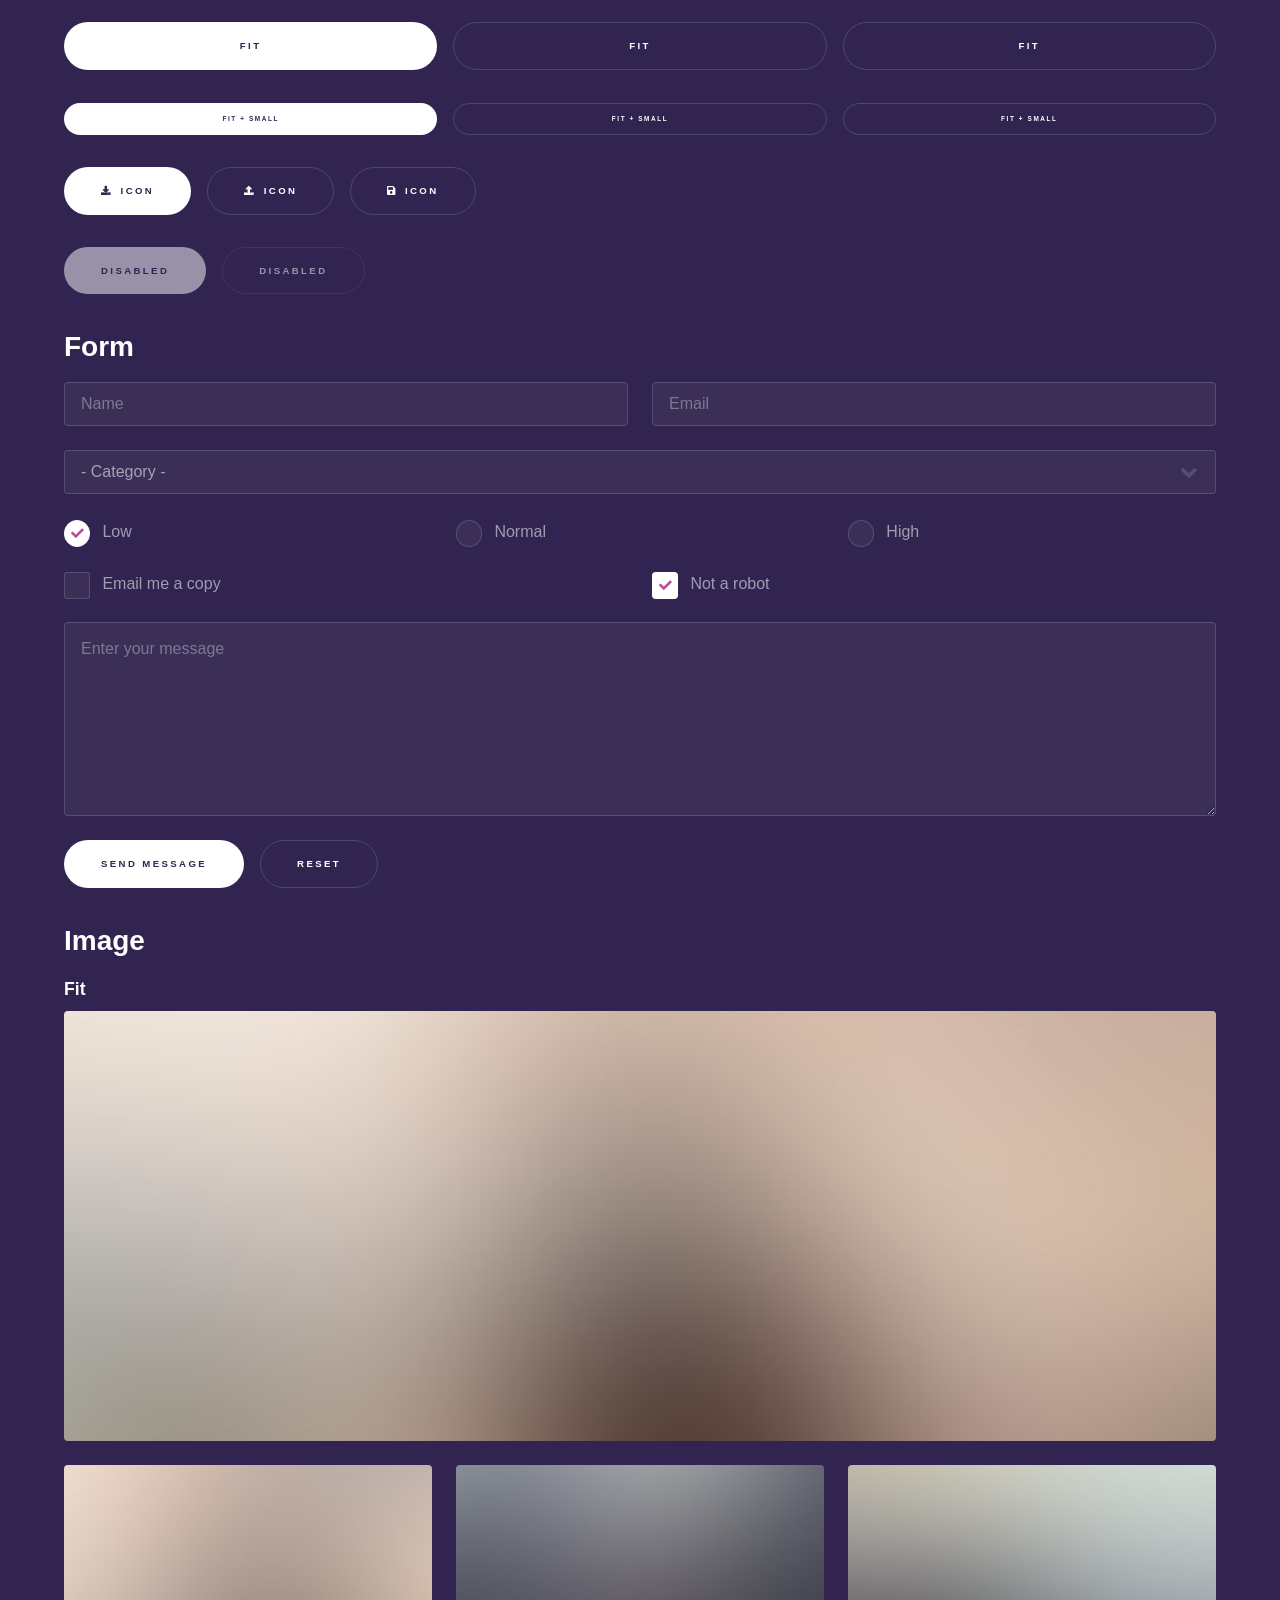
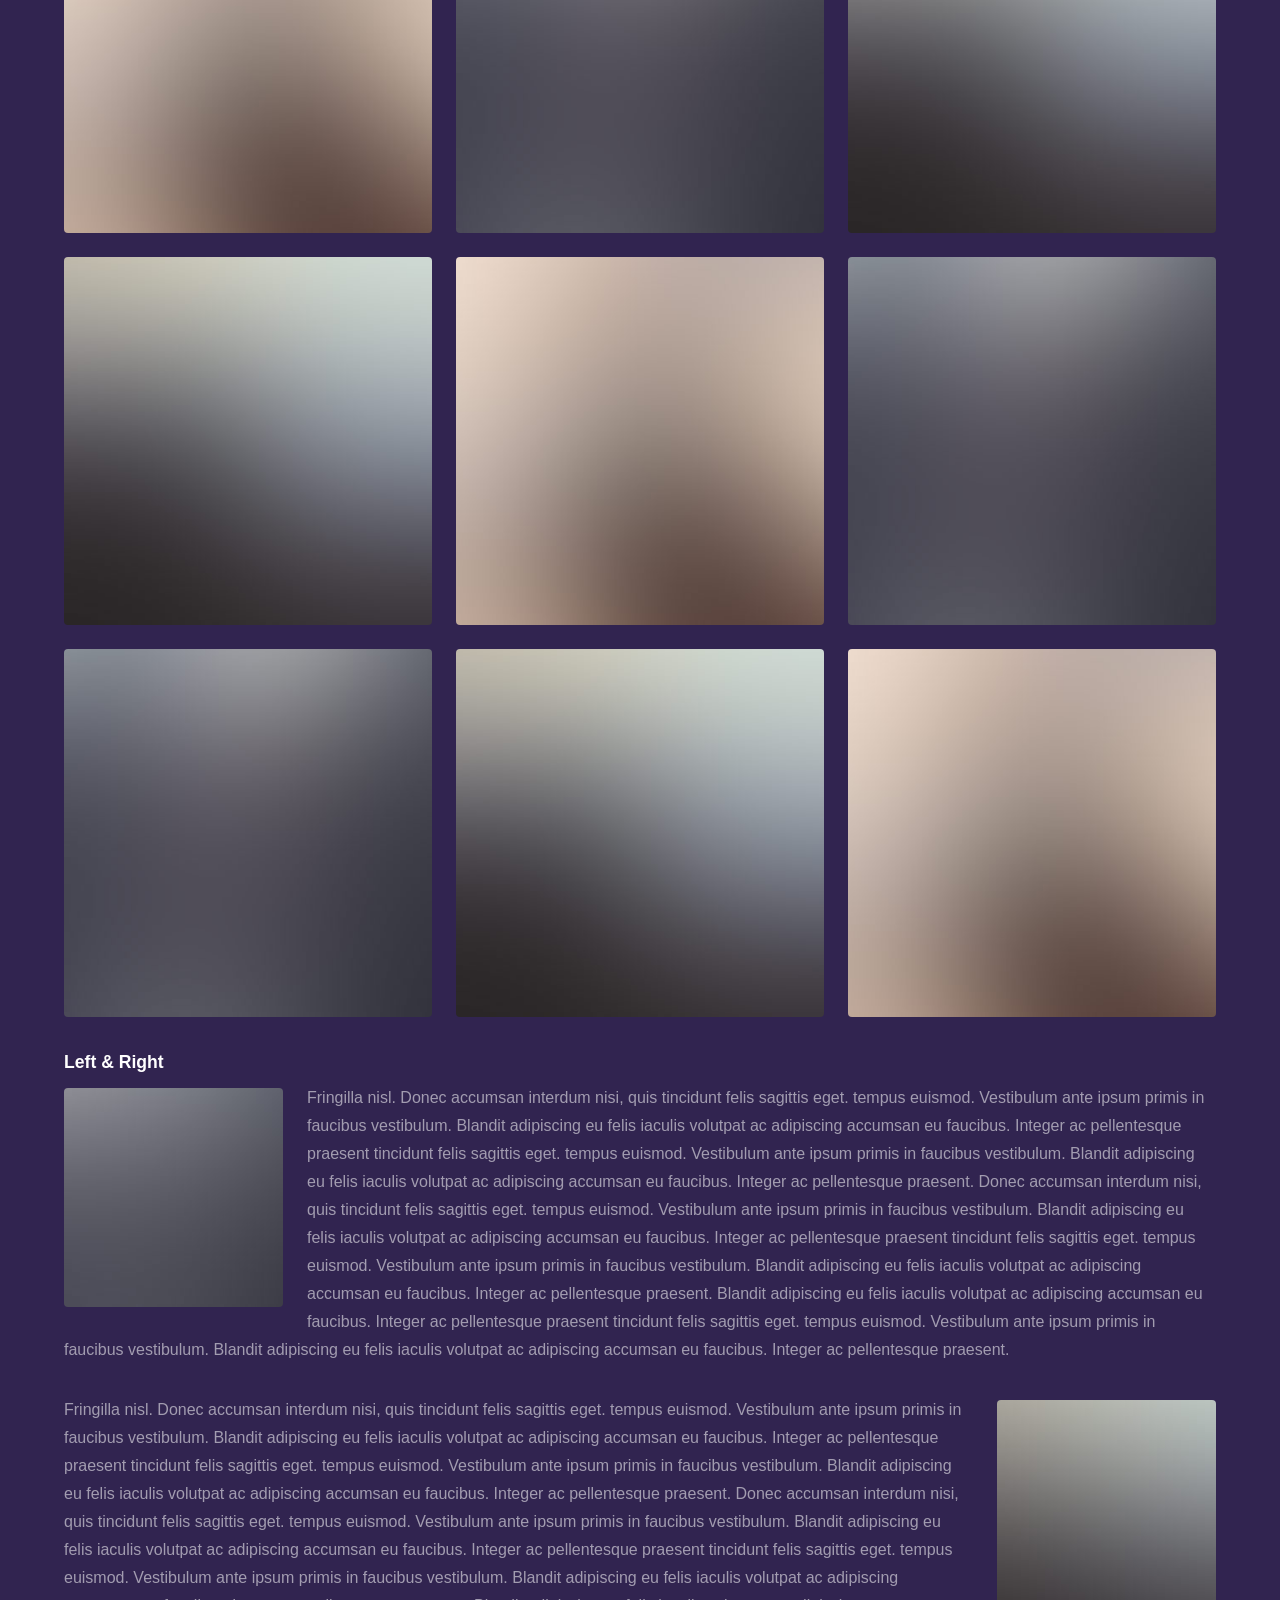
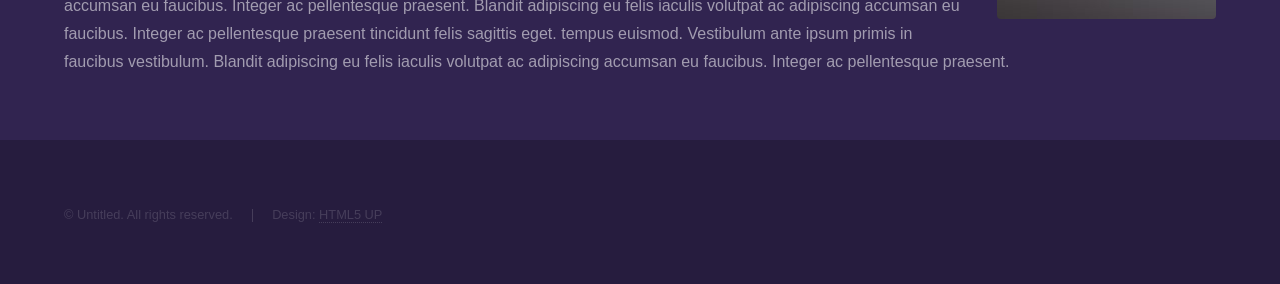
<file: elements.html>
<!DOCTYPE HTML>
<!--
	Hyperspace by HTML5 UP
	html5up.net | @ajlkn
	Free for personal and commercial use under the CCA 3.0 license (html5up.net/license)
-->
<html>
	<head>
		<title>Elements - Hyperspace by HTML5 UP</title>
		<meta charset="utf-8" />
		<meta name="viewport" content="width=device-width, initial-scale=1, user-scalable=no" />
		<link rel="stylesheet" href="assets/css/main.css" />
		<noscript><link rel="stylesheet" href="assets/css/noscript.css" /></noscript>
	</head>
	<body class="is-preload">

		<!-- Header -->
			<header id="header">
				<a href="index.html" class="title">Hyperspace</a>
				<nav>
					<ul>
						<li><a href="index.html">Home</a></li>
						<li><a href="generic.html">Generic</a></li>
						<li><a href="elements.html"  class="active">Elements</a></li>
					</ul>
				</nav>
			</header>

		<!-- Wrapper -->
			<div id="wrapper">

				<!-- Main -->
					<section id="main" class="wrapper">
						<div class="inner">
							<h1 class="major">Elements</h1>

							<!-- Text -->
								<section>
									<h2>Text</h2>
									<p>This is <b>bold</b> and this is <strong>strong</strong>. This is <i>italic</i> and this is <em>emphasized</em>.
									This is <sup>superscript</sup> text and this is <sub>subscript</sub> text.
									This is <u>underlined</u> and this is code: <code>for (;;) { ... }</code>. Finally, <a href="#">this is a link</a>.</p>
									<hr />
									<p>Nunc lacinia ante nunc ac lobortis. Interdum adipiscing gravida odio porttitor sem non mi integer non faucibus ornare mi ut ante amet placerat aliquet. Volutpat eu sed ante lacinia sapien lorem accumsan varius montes viverra nibh in adipiscing blandit tempus accumsan.</p>
									<hr />
									<h2>Heading Level 2</h2>
									<h3>Heading Level 3</h3>
									<h4>Heading Level 4</h4>
									<hr />
									<h3>Blockquote</h3>
									<blockquote>Fringilla nisl. Donec accumsan interdum nisi, quis tincidunt felis sagittis eget tempus euismod. Vestibulum ante ipsum primis in faucibus vestibulum. Blandit adipiscing eu felis iaculis volutpat ac adipiscing accumsan faucibus. Vestibulum ante ipsum primis in faucibus lorem ipsum dolor sit amet nullam adipiscing eu felis.</blockquote>
									<h3>Preformatted</h3>
									<pre><code>i = 0;

while (!deck.isInOrder()) {
    print 'Iteration ' + i;
    deck.shuffle();
    i++;
}

print 'It took ' + i + ' iterations to sort the deck.';</code></pre>
								</section>

							<!-- Lists -->
								<section>
									<h2>Lists</h2>
									<div class="row">
										<div class="col-6 col-12-medium">
											<h3>Unordered</h3>
											<ul>
												<li>Dolor pulvinar etiam.</li>
												<li>Sagittis adipiscing.</li>
												<li>Felis enim feugiat.</li>
											</ul>
											<h3>Alternate</h3>
											<ul class="alt">
												<li>Dolor pulvinar etiam.</li>
												<li>Sagittis adipiscing.</li>
												<li>Felis enim feugiat.</li>
											</ul>
										</div>
										<div class="col-6 col-12-medium">
											<h3>Ordered</h3>
											<ol>
												<li>Dolor pulvinar etiam.</li>
												<li>Etiam vel felis viverra.</li>
												<li>Felis enim feugiat.</li>
												<li>Dolor pulvinar etiam.</li>
												<li>Etiam vel felis lorem.</li>
												<li>Felis enim et feugiat.</li>
											</ol>
											<h3>Icons</h3>
											<ul class="icons">
												<li><a href="#" class="icon brands fa-twitter"><span class="label">Twitter</span></a></li>
												<li><a href="#" class="icon brands fa-facebook-f"><span class="label">Facebook</span></a></li>
												<li><a href="#" class="icon brands fa-instagram"><span class="label">Instagram</span></a></li>
												<li><a href="#" class="icon brands fa-github"><span class="label">Github</span></a></li>
											</ul>
										</div>
									</div>
									<h2>Actions</h2>
									<div class="row">
										<div class="col-6 col-12-medium">
											<ul class="actions">
												<li><a href="#" class="button primary">Default</a></li>
												<li><a href="#" class="button">Default</a></li>
											</ul>
											<ul class="actions small">
												<li><a href="#" class="button primary small">Small</a></li>
												<li><a href="#" class="button small">Small</a></li>
											</ul>
											<ul class="actions stacked">
												<li><a href="#" class="button primary">Default</a></li>
												<li><a href="#" class="button">Default</a></li>
											</ul>
											<ul class="actions stacked">
												<li><a href="#" class="button primary small">Small</a></li>
												<li><a href="#" class="button small">Small</a></li>
											</ul>
										</div>
										<div class="col-6 col-12-medium">
											<ul class="actions stacked">
												<li><a href="#" class="button primary fit">Default</a></li>
												<li><a href="#" class="button fit">Default</a></li>
											</ul>
											<ul class="actions stacked">
												<li><a href="#" class="button primary small fit">Small</a></li>
												<li><a href="#" class="button small fit">Small</a></li>
											</ul>
										</div>
									</div>
								</section>

							<!-- Table -->
								<section>
									<h2>Table</h2>
									<h3>Default</h3>
									<div class="table-wrapper">
										<table>
											<thead>
												<tr>
													<th>Name</th>
													<th>Description</th>
													<th>Price</th>
												</tr>
											</thead>
											<tbody>
												<tr>
													<td>Item One</td>
													<td>Ante turpis integer aliquet porttitor.</td>
													<td>29.99</td>
												</tr>
												<tr>
													<td>Item Two</td>
													<td>Vis ac commodo adipiscing arcu aliquet.</td>
													<td>19.99</td>
												</tr>
												<tr>
													<td>Item Three</td>
													<td> Morbi faucibus arcu accumsan lorem.</td>
													<td>29.99</td>
												</tr>
												<tr>
													<td>Item Four</td>
													<td>Vitae integer tempus condimentum.</td>
													<td>19.99</td>
												</tr>
												<tr>
													<td>Item Five</td>
													<td>Ante turpis integer aliquet porttitor.</td>
													<td>29.99</td>
												</tr>
											</tbody>
											<tfoot>
												<tr>
													<td colspan="2"></td>
													<td>100.00</td>
												</tr>
											</tfoot>
										</table>
									</div>

									<h3>Alternate</h3>
									<div class="table-wrapper">
										<table class="alt">
											<thead>
												<tr>
													<th>Name</th>
													<th>Description</th>
													<th>Price</th>
												</tr>
											</thead>
											<tbody>
												<tr>
													<td>Item One</td>
													<td>Ante turpis integer aliquet porttitor.</td>
													<td>29.99</td>
												</tr>
												<tr>
													<td>Item Two</td>
													<td>Vis ac commodo adipiscing arcu aliquet.</td>
													<td>19.99</td>
												</tr>
												<tr>
													<td>Item Three</td>
													<td> Morbi faucibus arcu accumsan lorem.</td>
													<td>29.99</td>
												</tr>
												<tr>
													<td>Item Four</td>
													<td>Vitae integer tempus condimentum.</td>
													<td>19.99</td>
												</tr>
												<tr>
													<td>Item Five</td>
													<td>Ante turpis integer aliquet porttitor.</td>
													<td>29.99</td>
												</tr>
											</tbody>
											<tfoot>
												<tr>
													<td colspan="2"></td>
													<td>100.00</td>
												</tr>
											</tfoot>
										</table>
									</div>
								</section>

							<!-- Buttons -->
								<section>
									<h3>Buttons</h3>
									<ul class="actions">
										<li><a href="#" class="button primary">Primary</a></li>
										<li><a href="#" class="button">Default</a></li>
									</ul>
									<ul class="actions">
										<li><a href="#" class="button large">Large</a></li>
										<li><a href="#" class="button">Default</a></li>
										<li><a href="#" class="button small">Small</a></li>
									</ul>
									<ul class="actions fit">
										<li><a href="#" class="button primary fit">Fit</a></li>
										<li><a href="#" class="button fit">Fit</a></li>
										<li><a href="#" class="button fit">Fit</a></li>
									</ul>
									<ul class="actions fit small">
										<li><a href="#" class="button primary fit small">Fit + Small</a></li>
										<li><a href="#" class="button fit small">Fit + Small</a></li>
										<li><a href="#" class="button fit small">Fit + Small</a></li>
									</ul>
									<ul class="actions">
										<li><a href="#" class="button primary icon solid fa-download">Icon</a></li>
										<li><a href="#" class="button icon solid fa-upload">Icon</a></li>
										<li><a href="#" class="button icon solid fa-save">Icon</a></li>
									</ul>
									<ul class="actions">
										<li><span class="button primary disabled">Disabled</span></li>
										<li><span class="button disabled">Disabled</span></li>
									</ul>
								</section>

							<!-- Form -->
								<section>
									<h2>Form</h2>
									<form method="post" action="#">
										<div class="row gtr-uniform">
											<div class="col-6 col-12-xsmall">
												<input type="text" name="demo-name" id="demo-name" value="" placeholder="Name" />
											</div>
											<div class="col-6 col-12-xsmall">
												<input type="email" name="demo-email" id="demo-email" value="" placeholder="Email" />
											</div>
											<div class="col-12">
												<select name="demo-category" id="demo-category">
													<option value="">- Category -</option>
													<option value="1">Manufacturing</option>
													<option value="1">Shipping</option>
													<option value="1">Administration</option>
													<option value="1">Human Resources</option>
												</select>
											</div>
											<div class="col-4 col-12-small">
												<input type="radio" id="demo-priority-low" name="demo-priority" checked>
												<label for="demo-priority-low">Low</label>
											</div>
											<div class="col-4 col-12-small">
												<input type="radio" id="demo-priority-normal" name="demo-priority">
												<label for="demo-priority-normal">Normal</label>
											</div>
											<div class="col-4 col-12-small">
												<input type="radio" id="demo-priority-high" name="demo-priority">
												<label for="demo-priority-high">High</label>
											</div>
											<div class="col-6 col-12-small">
												<input type="checkbox" id="demo-copy" name="demo-copy">
												<label for="demo-copy">Email me a copy</label>
											</div>
											<div class="col-6 col-12-small">
												<input type="checkbox" id="demo-human" name="demo-human" checked>
												<label for="demo-human">Not a robot</label>
											</div>
											<div class="col-12">
												<textarea name="demo-message" id="demo-message" placeholder="Enter your message" rows="6"></textarea>
											</div>
											<div class="col-12">
												<ul class="actions">
													<li><input type="submit" value="Send Message" class="primary" /></li>
													<li><input type="reset" value="Reset" /></li>
												</ul>
											</div>
										</div>
									</form>
								</section>

							<!-- Image -->
								<section>
									<h2>Image</h2>
									<h3>Fit</h3>
									<div class="box alt">
										<div class="row gtr-uniform">
											<div class="col-12"><span class="image fit"><img src="images/pic04.jpg" alt="" /></span></div>
											<div class="col-4"><span class="image fit"><img src="images/pic01.jpg" alt="" /></span></div>
											<div class="col-4"><span class="image fit"><img src="images/pic02.jpg" alt="" /></span></div>
											<div class="col-4"><span class="image fit"><img src="images/pic03.jpg" alt="" /></span></div>
											<div class="col-4"><span class="image fit"><img src="images/pic03.jpg" alt="" /></span></div>
											<div class="col-4"><span class="image fit"><img src="images/pic01.jpg" alt="" /></span></div>
											<div class="col-4"><span class="image fit"><img src="images/pic02.jpg" alt="" /></span></div>
											<div class="col-4"><span class="image fit"><img src="images/pic02.jpg" alt="" /></span></div>
											<div class="col-4"><span class="image fit"><img src="images/pic03.jpg" alt="" /></span></div>
											<div class="col-4"><span class="image fit"><img src="images/pic01.jpg" alt="" /></span></div>
										</div>
									</div>
									<h3>Left &amp; Right</h3>
									<p><span class="image left"><img src="images/pic05.jpg" alt="" /></span>Fringilla nisl. Donec accumsan interdum nisi, quis tincidunt felis sagittis eget. tempus euismod. Vestibulum ante ipsum primis in faucibus vestibulum. Blandit adipiscing eu felis iaculis volutpat ac adipiscing accumsan eu faucibus. Integer ac pellentesque praesent tincidunt felis sagittis eget. tempus euismod. Vestibulum ante ipsum primis in faucibus vestibulum. Blandit adipiscing eu felis iaculis volutpat ac adipiscing accumsan eu faucibus. Integer ac pellentesque praesent. Donec accumsan interdum nisi, quis tincidunt felis sagittis eget. tempus euismod. Vestibulum ante ipsum primis in faucibus vestibulum. Blandit adipiscing eu felis iaculis volutpat ac adipiscing accumsan eu faucibus. Integer ac pellentesque praesent tincidunt felis sagittis eget. tempus euismod. Vestibulum ante ipsum primis in faucibus vestibulum. Blandit adipiscing eu felis iaculis volutpat ac adipiscing accumsan eu faucibus. Integer ac pellentesque praesent. Blandit adipiscing eu felis iaculis volutpat ac adipiscing accumsan eu faucibus. Integer ac pellentesque praesent tincidunt felis sagittis eget. tempus euismod. Vestibulum ante ipsum primis in faucibus vestibulum. Blandit adipiscing eu felis iaculis volutpat ac adipiscing accumsan eu faucibus. Integer ac pellentesque praesent.</p>
									<p><span class="image right"><img src="images/pic06.jpg" alt="" /></span>Fringilla nisl. Donec accumsan interdum nisi, quis tincidunt felis sagittis eget. tempus euismod. Vestibulum ante ipsum primis in faucibus vestibulum. Blandit adipiscing eu felis iaculis volutpat ac adipiscing accumsan eu faucibus. Integer ac pellentesque praesent tincidunt felis sagittis eget. tempus euismod. Vestibulum ante ipsum primis in faucibus vestibulum. Blandit adipiscing eu felis iaculis volutpat ac adipiscing accumsan eu faucibus. Integer ac pellentesque praesent. Donec accumsan interdum nisi, quis tincidunt felis sagittis eget. tempus euismod. Vestibulum ante ipsum primis in faucibus vestibulum. Blandit adipiscing eu felis iaculis volutpat ac adipiscing accumsan eu faucibus. Integer ac pellentesque praesent tincidunt felis sagittis eget. tempus euismod. Vestibulum ante ipsum primis in faucibus vestibulum. Blandit adipiscing eu felis iaculis volutpat ac adipiscing accumsan eu faucibus. Integer ac pellentesque praesent. Blandit adipiscing eu felis iaculis volutpat ac adipiscing accumsan eu faucibus. Integer ac pellentesque praesent tincidunt felis sagittis eget. tempus euismod. Vestibulum ante ipsum primis in faucibus vestibulum. Blandit adipiscing eu felis iaculis volutpat ac adipiscing accumsan eu faucibus. Integer ac pellentesque praesent.</p>
								</section>

						</div>
					</section>

			</div>

		<!-- Footer -->
			<footer id="footer" class="wrapper alt">
				<div class="inner">
					<ul class="menu">
						<li>&copy; Untitled. All rights reserved.</li><li>Design: <a href="http://html5up.net">HTML5 UP</a></li>
					</ul>
				</div>
			</footer>

		<!-- Scripts -->
			<script src="assets/js/jquery.min.js"></script>
			<script src="assets/js/jquery.scrollex.min.js"></script>
			<script src="assets/js/jquery.scrolly.min.js"></script>
			<script src="assets/js/browser.min.js"></script>
			<script src="assets/js/breakpoints.min.js"></script>
			<script src="assets/js/util.js"></script>
			<script src="assets/js/main.js"></script>

	</body>
</html>
</file>
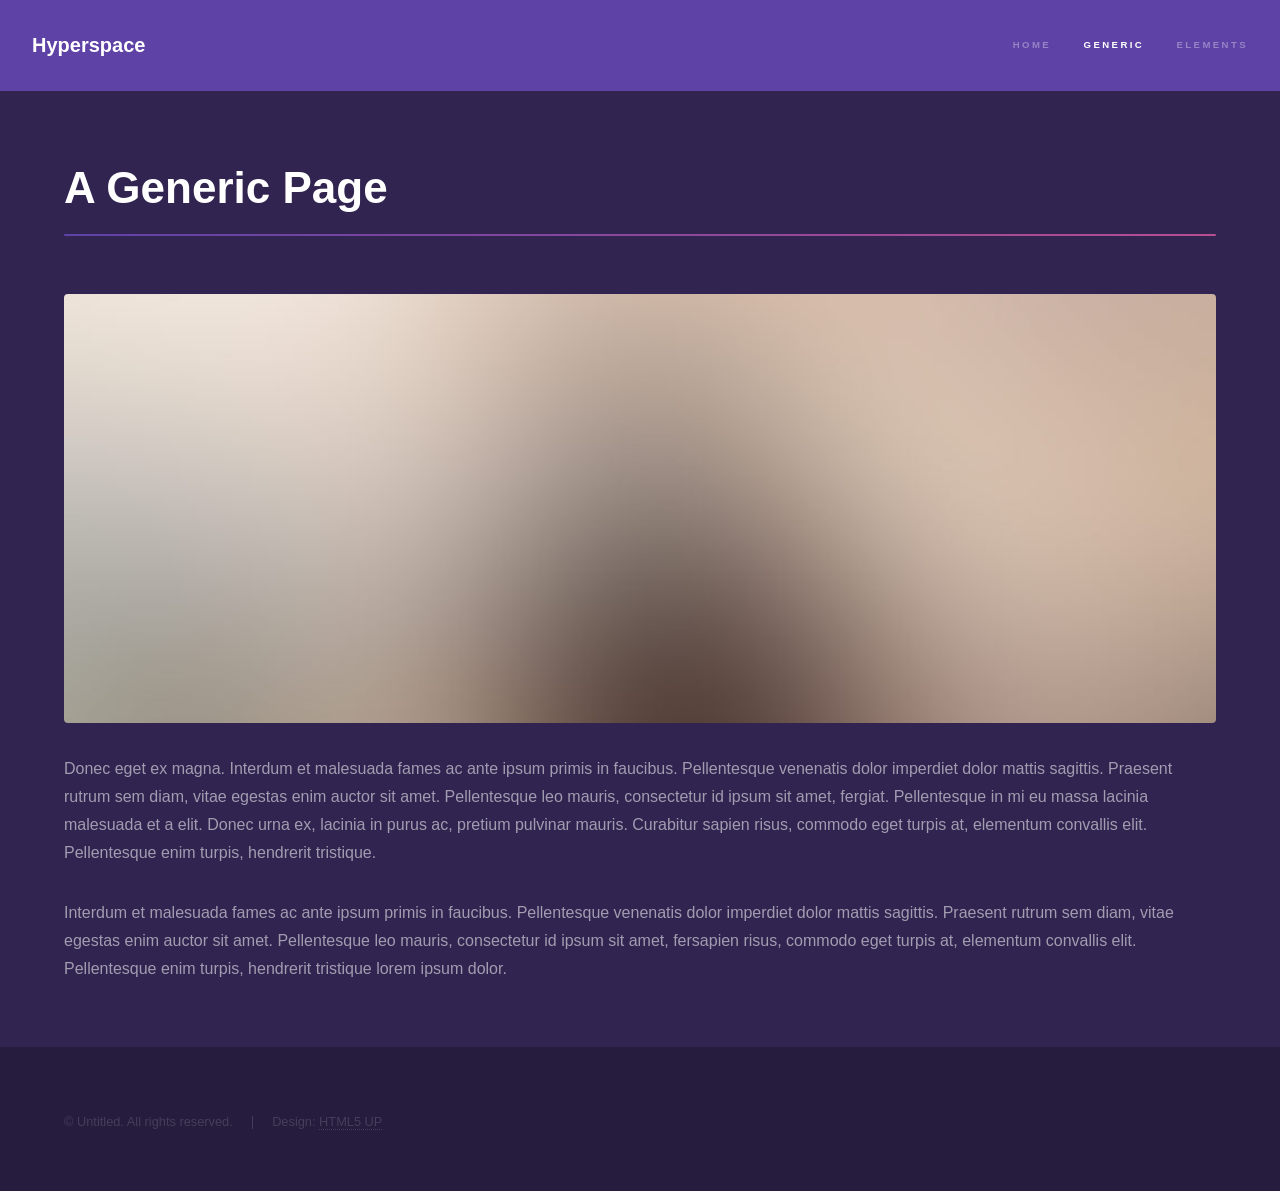
<file: generic.html>
<!DOCTYPE HTML>
<!--
	Hyperspace by HTML5 UP
	html5up.net | @ajlkn
	Free for personal and commercial use under the CCA 3.0 license (html5up.net/license)
-->
<html>
	<head>
		<title>Generic - Hyperspace by HTML5 UP</title>
		<meta charset="utf-8" />
		<meta name="viewport" content="width=device-width, initial-scale=1, user-scalable=no" />
		<link rel="stylesheet" href="assets/css/main.css" />
		<noscript><link rel="stylesheet" href="assets/css/noscript.css" /></noscript>
	</head>
	<body class="is-preload">

		<!-- Header -->
			<header id="header">
				<a href="index.html" class="title">Hyperspace</a>
				<nav>
					<ul>
						<li><a href="index.html">Home</a></li>
						<li><a href="generic.html" class="active">Generic</a></li>
						<li><a href="elements.html">Elements</a></li>
					</ul>
				</nav>
			</header>

		<!-- Wrapper -->
			<div id="wrapper">

				<!-- Main -->
					<section id="main" class="wrapper">
						<div class="inner">
							<h1 class="major">A Generic Page</h1>
							<span class="image fit"><img src="images/pic04.jpg" alt="" /></span>
							<p>Donec eget ex magna. Interdum et malesuada fames ac ante ipsum primis in faucibus. Pellentesque venenatis dolor imperdiet dolor mattis sagittis. Praesent rutrum sem diam, vitae egestas enim auctor sit amet. Pellentesque leo mauris, consectetur id ipsum sit amet, fergiat. Pellentesque in mi eu massa lacinia malesuada et a elit. Donec urna ex, lacinia in purus ac, pretium pulvinar mauris. Curabitur sapien risus, commodo eget turpis at, elementum convallis elit. Pellentesque enim turpis, hendrerit tristique.</p>
							<p>Interdum et malesuada fames ac ante ipsum primis in faucibus. Pellentesque venenatis dolor imperdiet dolor mattis sagittis. Praesent rutrum sem diam, vitae egestas enim auctor sit amet. Pellentesque leo mauris, consectetur id ipsum sit amet, fersapien risus, commodo eget turpis at, elementum convallis elit. Pellentesque enim turpis, hendrerit tristique lorem ipsum dolor.</p>
						</div>
					</section>

			</div>

		<!-- Footer -->
			<footer id="footer" class="wrapper alt">
				<div class="inner">
					<ul class="menu">
						<li>&copy; Untitled. All rights reserved.</li><li>Design: <a href="http://html5up.net">HTML5 UP</a></li>
					</ul>
				</div>
			</footer>

		<!-- Scripts -->
			<script src="assets/js/jquery.min.js"></script>
			<script src="assets/js/jquery.scrollex.min.js"></script>
			<script src="assets/js/jquery.scrolly.min.js"></script>
			<script src="assets/js/browser.min.js"></script>
			<script src="assets/js/breakpoints.min.js"></script>
			<script src="assets/js/util.js"></script>
			<script src="assets/js/main.js"></script>

	</body>
</html>
</file>
<file: styles.css>
:root {
  color-scheme: light dark;
  --bg: #f7f6f2;
  --text: #20211f;
  --muted: #696b66;
  --line: #d7d6d0;
  --accent: #881c1c;
  --header: color-mix(in srgb, var(--bg) 92%, transparent);
  font-family: Inter, ui-sans-serif, system-ui, -apple-system, BlinkMacSystemFont, "Segoe UI", sans-serif;
  font-size: 16px;
  scroll-behavior: smooth;
}

:root[data-theme="dark"] {
  --bg: #171816;
  --text: #eeeee8;
  --muted: #aaa9a2;
  --line: #393a35;
  --accent: #881c1c;
}

@media (prefers-color-scheme: dark) {
  :root:not([data-theme="light"]) {
    --bg: #171816;
    --text: #eeeee8;
    --muted: #aaa9a2;
    --line: #393a35;
    --accent: #881c1c;
  }
}

* { box-sizing: border-box; }

body {
  margin: 0;
  background: var(--bg);
  color: var(--text);
  font-size: 1rem;
  line-height: 1.65;
}

a {
  color: inherit;
  text-decoration-color: var(--line);
  text-underline-offset: 0.2em;
}

a:hover, a:focus-visible { text-decoration-color: var(--accent); }

.site-header {
  position: sticky;
  top: 0;
  z-index: 10;
  background: var(--header);
  backdrop-filter: blur(12px);
}

.nav {
  display: flex;
  align-items: center;
  gap: 1.5rem;
  width: min(90rem, calc(100% - 2rem));
  min-height: 3.75rem;
  margin: auto;
}

.site-name {
  flex: 0 0 auto;
  color: var(--accent);
  font-weight: 650;
  text-decoration: none;
}

.site-name:hover,
.site-name:focus-visible { color: var(--accent); }

.nav-links {
  display: flex;
  flex: 1 1 auto;
  align-self: center;
  align-items: center;
  gap: 0.25rem;
  overflow-x: auto;
  scrollbar-width: none;
  white-space: nowrap;
}

.nav-links::-webkit-scrollbar { display: none; }
.nav-links a {
  display: inline-flex;
  align-items: center;
  height: 2.5rem;
  border: 1px solid transparent;
  border-radius: 0.35rem;
  color: var(--muted);
  font-size: 0.88rem;
  padding-inline: 0.85rem;
  text-decoration: none;
}
.nav-links a:hover, .nav-links a:focus-visible { color: var(--text); }

.nav-links a[aria-current="page"] {
  border-color: var(--line);
  border-top-color: var(--accent);
  background: var(--bg);
  color: var(--text);
}

.theme-toggle {
  display: inline-flex;
  align-items: center;
  gap: 0.4rem;
  flex: 0 0 auto;
  border: 0;
  background: none;
  color: var(--muted);
  cursor: pointer;
  font: inherit;
  font-size: 0.82rem;
  padding: 0.35rem 0;
}

main, footer {
  width: min(78rem, calc(100% - 3rem));
  margin-inline: auto;
}

.site-frame {
  display: grid;
  grid-template-columns: 15rem minmax(0, 1fr);
  gap: clamp(2rem, 4vw, 4rem);
  width: min(90rem, calc(100% - 3rem));
  margin-inline: auto;
}

.site-frame > main {
  min-width: 0;
  width: 100%;
}

.profile-bar {
  position: sticky;
  top: 5.5rem;
  align-self: start;
  margin-top: 5rem;
}

.profile-photo {
  display: block;
  width: 10.5rem;
  aspect-ratio: 1;
  border: 1px solid var(--line);
  border-radius: 50%;
  object-fit: cover;
}

.profile-name {
  display: block;
  position: relative;
  z-index: 1;
  margin: 1.1rem 0 0;
  font-size: 1.08rem;
  font-weight: 650;
  letter-spacing: -0.015em;
  opacity: 1;
  visibility: visible;
  white-space: nowrap;
}

.profile-copy { min-width: 0; }

.site-header .profile-name { color: var(--accent); }

.profile-title {
  color: var(--muted);
  font-size: 0.85rem;
  line-height: 1.45;
  margin: 0.35rem 0 0;
}

.profile-meta {
  margin: 1.2rem 0 0;
  padding: 0;
  list-style: none;
}

.profile-meta li {
  display: grid;
  grid-template-columns: 1rem minmax(0, 1fr);
  gap: 0.55rem;
  align-items: start;
  color: var(--muted);
  font-size: 0.8rem;
  line-height: 1.35;
}

.profile-meta li + li { margin-top: 0.55rem; }

.profile-meta svg {
  width: 1rem;
  height: 1rem;
  fill: currentColor;
  margin-top: 0.05rem;
}

.profile-meta a { overflow-wrap: anywhere; }

.page-shell {
  min-height: calc(100vh - 10rem);
}

.inner-page {
  padding-block: clamp(3.5rem, 8vw, 6.5rem);
}

.page-heading {
  max-width: 46rem;
  margin-bottom: clamp(3rem, 7vw, 5rem);
}

.page-heading h1 {
  margin-bottom: 1rem;
  font-size: clamp(2.1rem, 4.5vw, 3.4rem);
}

.page-heading > :last-child { margin-bottom: 0; }

.page-content > section {
  display: grid;
  grid-template-columns: 8rem minmax(0, 1fr);
  gap: 2rem;
  padding-block: 2.75rem;
}

.intro {
  display: grid;
  grid-template-columns: minmax(0, 1fr) 28rem;
  gap: clamp(2rem, 8vw, 6rem);
  align-items: center;
  min-height: 68vh;
  padding-block: 5rem;
}

.kicker {
  color: var(--accent);
  font-size: 0.75rem;
  font-weight: 650;
  letter-spacing: 0.1em;
  text-transform: uppercase;
}

h1, h2 { font-weight: 600; letter-spacing: -0.025em; }
h1 { margin: 0 0 1.5rem; font-size: clamp(2rem, 5.25vw, 3.6rem); line-height: 1.06; }
h1 span { display: block; color: var(--muted); font-size: 0.42em; margin-top: 0.5rem; }
.intro-text { font-size: clamp(1.15rem, 2.5vw, 1.4rem); line-height: 1.5; }
.intro p { max-width: 38rem; }

.portrait {
  display: block;
  width: 100%;
  aspect-ratio: 4 / 5;
  border: 1px solid var(--line);
  filter: grayscale(18%);
  object-fit: cover;
}

.home-photo { margin: 0; }

.home-photo img {
  display: block;
  width: 100%;
  aspect-ratio: 3 / 4;
  border: 1px solid var(--line);
  object-fit: cover;
}

.home-photo figcaption {
  color: var(--muted);
  font-size: 0.9rem;
  line-height: 1.4;
  margin-top: 0.55rem;
}

main > section:not(.intro) {
  display: grid;
  grid-template-columns: 8rem minmax(0, 1fr);
  gap: 2rem;
  padding-block: 3.5rem;
  scroll-margin-top: 4.5rem;
}

h2 { margin: 0; font-size: 1rem; }
h3 { margin: 0; font-size: 1rem; font-weight: 600; }
.section-body > :first-child { margin-top: 0; }
.section-body > :last-child { margin-bottom: 0; }
.empty-state, .section-note { color: var(--muted); }
.contact-list { display: flex; flex-wrap: wrap; gap: 0.5rem 1.5rem; }

.document-links {
  display: flex;
  flex-wrap: wrap;
  align-items: center;
  gap: 0.75rem;
  margin-top: 1.5rem;
}

.document-links > * {
  border: 1px solid var(--line);
  padding: 0.55rem 0.8rem;
  text-decoration: none;
}

.cv-button {
  border-color: var(--accent);
  color: var(--accent);
  font-weight: 650;
  transition: background-color 120ms ease;
}

.cv-button:hover,
.cv-button:focus-visible {
  background-color: rgba(136, 28, 28, 0.16);
}

.document-updated {
  border: 0;
  color: var(--muted);
  font-size: 0.8rem;
  padding: 0;
}

.research-section {
  display: grid;
  grid-template-columns: 10rem minmax(0, 1fr);
  gap: 2rem;
  padding-block: 1.25rem;
}

.research-section > h2 { font-size: 1rem; }

.research-page { font-size: 1.06rem; }
.research-page .page-heading { margin-bottom: 0.5rem; }
.research-page .research-section > h2 { font-size: 1.06rem; }
.research-page .project summary { font-size: 1.12rem; }
.research-page .project-outcomes { font-size: 0.94rem; }

.research-section a {
  text-decoration-color: var(--accent);
  text-decoration-thickness: 0.1em;
  text-underline-offset: 0.2em;
  -webkit-box-decoration-break: clone;
  box-decoration-break: clone;
  transition: background-color 120ms ease;
}

.research-section a:hover,
.research-section a:focus-visible {
  background-color: rgba(136, 28, 28, 0.16);
  border-radius: 0.15rem;
  outline: none;
}

.dot-list {
  margin: 0;
  padding: 0;
  list-style: none;
}

.dot-list li {
  position: relative;
  display: block;
  padding-left: 1.35rem;
}
.dot-list li + li { margin-top: 0.3rem; }

.dot-list li::before {
  content: "·";
  position: absolute;
  left: 0;
  top: 0;
  width: 1rem;
  color: var(--accent);
  font-weight: 700;
  text-align: center;
}

.project-list { min-width: 0; }

.project {
  padding-block: 1.25rem;
}

.project:first-child { padding-top: 0; }

.project details { margin: 0; }

.project summary {
  cursor: pointer;
  color: var(--accent);
  font-size: 1.05rem;
  font-weight: 600;
  list-style: none;
}

.project summary::-webkit-details-marker { display: none; }

.project summary::before {
  content: "+";
  display: inline-block;
  color: var(--accent);
  margin-right: 0.65rem;
  width: 0.8rem;
}

.project details[open] summary::before { content: "−"; }

.project-outline {
  border: 1px solid var(--line);
  margin: 1.25rem 0 0 1.45rem;
  padding: 1rem 1rem 1rem 2rem;
}

.project-outline li + li { margin-top: 0.8rem; }

.project-outcomes {
  color: var(--muted);
  font-size: 0.88rem;
  margin: 1rem 0 0 1.45rem;
  padding-left: 1rem;
}

.project-outcomes li + li { margin-top: 0.4rem; }
.project-outcomes b { color: var(--text); }

.teaching-group + .teaching-group { margin-top: 3rem; }

.teaching-group > h2 {
  font-size: 1.08rem;
  margin-bottom: 1.15rem;
}

.teaching-place {
  border: 0;
}

.teaching-place + .teaching-place { margin-top: 1.4rem; }

.teaching-place h3 {
  color: var(--accent);
  font-size: 0.95rem;
  font-weight: 600;
  margin: 0 0 0.45rem;
}

.course-list { margin: 0; }

.course-list > div {
  display: grid;
  grid-template-columns: 7.5rem minmax(0, 1fr);
  gap: 1rem;
  border: 0;
  line-height: 1.35;
  padding-block: 0.08rem;
}

.course-list > div::before,
.course-list > div::after { content: none; }

.course-list dt {
  color: var(--muted);
  font-size: 0.84rem;
  font-variant-numeric: tabular-nums;
}

.course-list dd { margin: 0; }

.course-meta {
  color: var(--muted);
  font-size: 0.82em;
}

.course-detail {
  display: grid;
  grid-template-columns: 7rem minmax(0, 1fr);
  gap: 1rem;
  color: var(--muted);
  font-size: 0.88rem;
  margin-top: 0.35rem;
}

.course-detail span {
  font-size: 0.76rem;
  font-weight: 650;
  letter-spacing: 0.04em;
  text-transform: uppercase;
}

.course-detail p { margin: 0; }

.bare-course-list {
  color: var(--muted);
  font-size: 0.88rem;
  margin: 0.35rem 0 0;
  padding-left: 1.1rem;
}

.bare-course-list li + li { margin-top: 0.1rem; }

@media (min-width: 1280px) {
  .course-list > div > dd { white-space: nowrap; }
  .course-detail p { white-space: normal; }
}

.interest-bubbles {
  display: flex;
  flex-wrap: wrap;
  align-items: flex-start;
  gap: 0.75rem;
  margin-top: 1.5rem;
}

.interest-bubbles details {
  flex: 0 1 auto;
  border: 1px solid var(--line);
  background: var(--bg);
}

.interest-bubbles details[open] {
  flex-basis: min(100%, 18rem);
  position: relative;
}

.interest-bubbles details[open]::after {
  content: "";
  position: absolute;
  left: 1.25rem;
  bottom: -0.55rem;
  width: 0.9rem;
  height: 0.9rem;
  border-right: 1px solid var(--line);
  border-bottom: 1px solid var(--line);
  background: var(--bg);
  transform: rotate(45deg);
}

.interest-bubbles summary {
  cursor: pointer;
  list-style: none;
  padding: 0.65rem 0.9rem;
  white-space: nowrap;
}

.interest-bubbles summary::-webkit-details-marker { display: none; }

.interest-bubbles summary::after {
  content: "+";
  color: var(--muted);
  margin-left: 0.75rem;
}

.interest-bubbles details[open] summary::after { content: "−"; }

.bubble-content {
  aspect-ratio: 1 / 1;
  border-top: 1px solid var(--line);
  color: var(--muted);
  padding: 1rem;
}

.bubble-content p { margin: 0; }

footer {
  color: var(--muted);
  font-size: 0.8rem;
  margin-top: 3rem;
  padding-block: 1.5rem 3rem;
}

@media (max-width: 700px) {
  main, footer { width: min(100% - 2rem, 78rem); }
  .site-frame { width: min(100% - 2rem, 90rem); }
  .nav { flex-wrap: wrap; gap: 0 1rem; padding-block: 0.65rem; }
  .site-name { flex: 1 1 auto; }
  .theme-label { position: absolute; width: 1px; height: 1px; overflow: hidden; clip: rect(0 0 0 0); }
  .nav-links { order: 3; flex-basis: 100%; padding-top: 0.45rem; }
  .nav-links a { height: 2.25rem; padding-inline: 0.7rem; }
  .intro { grid-template-columns: 1fr; min-height: auto; padding-block: 4rem; }
  .portrait { width: min(15rem, 65vw); }
  .home-photo { width: min(100%, 28rem); }
  .inner-page { padding-block: 3.5rem; }
  .page-content > section { grid-template-columns: 1fr; gap: 1rem; }
  main > section:not(.intro) { grid-template-columns: 1fr; gap: 1rem; padding-block: 2.75rem; scroll-margin-top: 6.5rem; }
  .research-section { grid-template-columns: 1fr; gap: 1rem; }
  .course-list > div { grid-template-columns: 6.5rem minmax(0, 1fr); gap: 0.8rem; }
  .course-detail { grid-template-columns: 1fr; gap: 0.35rem; }
  .interest-bubbles details[open] { flex-basis: 100%; }
}

@media (max-width: 900px) {
  .site-frame { grid-template-columns: 1fr; gap: 0; }
  .site-header .profile-bar {
    position: static;
    display: grid;
    grid-template-columns: var(--profile-photo-column, 5rem) minmax(0, 1fr);
    gap: var(--profile-card-gap, 1rem);
    width: min(100% - 2rem, 90rem);
    margin: 0 auto;
    padding-block: 0.8rem 0.45rem;
    visibility: visible;
  }
  .site-header .profile-photo {
    width: var(--profile-photo-size, 5rem);
    opacity: var(--profile-detail-opacity, 1);
  }
  .profile-name { margin-top: 0; }
  .site-header .profile-title {
    max-height: var(--profile-title-height, 4rem);
    margin-top: var(--profile-title-margin, 0.35rem);
    overflow: hidden;
    opacity: var(--profile-detail-opacity, 1);
  }
  .profile-meta {
    display: flex;
    flex-wrap: wrap;
    gap: 0.45rem 1rem;
    max-height: var(--profile-meta-height, 5rem);
    margin-top: var(--profile-meta-margin, 0.8rem);
    overflow: hidden;
    opacity: var(--profile-detail-opacity, 1);
  }
  .profile-meta li + li { margin-top: 0; }

  .site-header .site-name { display: none; }

  .nav-links a,
  .nav-links a[aria-current="page"] {
    border: 0;
    border-radius: 0;
    background: transparent;
  }

  .nav-links a[aria-current="page"] { color: var(--accent); }

  .site-header:not(.is-compact) .nav { justify-content: flex-end; }

  .site-header.is-compact .profile-title,
  .site-header.is-compact .profile-meta {
    pointer-events: none;
  }
}

@media (max-width: 420px) {
  .course-list > div { grid-template-columns: 1fr; gap: 0.25rem; }
  .course-list dt br { display: none; }
}

@media (prefers-reduced-motion: reduce) {
  :root { scroll-behavior: auto; }
}
</file>
<file: legacy/assets/css/choi-site.css>
body.choi-site {
	background: #f7f8f6;
	color: #27302f;
	font-family: "Helvetica Neue", Arial, sans-serif;
}

.choi-site a {
	color: inherit;
}

.choi-site h1,
.choi-site h2,
.choi-site h3 {
	color: #18201f;
	letter-spacing: 0;
}

.choi-site p {
	color: #42504d;
}

.choi-site #sidebar {
	background: #1c2524;
}

.choi-site #sidebar nav a {
	color: rgba(255, 255, 255, 0.72);
	font-size: 0.68em;
	letter-spacing: 0.11em;
}

.choi-site #sidebar nav a:before,
.choi-site #sidebar nav a:after {
	background: #b9d6cf;
}

.choi-site #sidebar nav a.active {
	color: #ffffff;
}

.choi-site #wrapper > .wrapper {
	background: #f7f8f6;
}

.choi-site .wrapper.style1,
.choi-site .wrapper.style2,
.choi-site .wrapper.style3,
.choi-site .wrapper.style1-alt {
	background: #f7f8f6;
}

.hero {
	background: #f7f8f6;
	min-height: 100vh;
}

.hero-grid {
	display: grid;
	grid-template-columns: minmax(0, 1.35fr) minmax(18rem, 0.65fr);
	gap: 4rem;
	align-items: center;
}

.hero h1 {
	font-size: clamp(2.7rem, 7vw, 6.2rem);
	line-height: 0.98;
	margin-bottom: 0.35em;
	max-width: 9em;
}

.hero h1 span {
	display: block;
	color: #5f6f6b;
	font-size: 0.42em;
	font-weight: 500;
	margin-top: 0.35em;
}

.lede {
	font-size: 1.2em;
	max-width: 42rem;
}

.eyebrow {
	color: #9a3d39 !important;
	font-size: 0.78em;
	font-weight: 700;
	letter-spacing: 0.12em;
	margin-bottom: 1rem;
	text-transform: uppercase;
}

.portrait {
	aspect-ratio: 4 / 5;
	background: #dfe7e4;
	border: solid 1px rgba(28, 37, 36, 0.16);
	margin: 0;
	overflow: hidden;
}

.portrait img {
	display: block;
	height: 100%;
	object-fit: cover;
	object-position: center;
	width: 100%;
}

.choi-site .button,
.choi-site button,
.choi-site input[type="submit"],
.choi-site input[type="reset"],
.choi-site input[type="button"] {
	border-color: rgba(28, 37, 36, 0.32) !important;
	box-shadow: inset 0 0 0 1px rgba(28, 37, 36, 0.32);
	color: #18201f !important;
}

.choi-site .button.primary,
.choi-site button.primary,
.choi-site input[type="submit"].primary {
	background: #1c2524;
	box-shadow: none;
	color: #ffffff !important;
}

.choi-site .spotlights > section {
	background: #ffffff;
	border-bottom: solid 1px rgba(28, 37, 36, 0.12);
}

.choi-site .spotlights > section > .content {
	background: #ffffff;
}

.section-lede {
	max-width: 46rem;
}

.research-list {
	border: solid 1px rgba(28, 37, 36, 0.12);
}

.research-list section {
	background: #ffffff;
	border-color: rgba(28, 37, 36, 0.12) !important;
}

.research-list .icon.major {
	background: #b9d6cf;
	color: #18201f;
}

.cv-grid,
.curation-grid {
	display: grid;
	grid-template-columns: repeat(2, minmax(0, 1fr));
	gap: 1px;
	background: rgba(28, 37, 36, 0.14);
	border: solid 1px rgba(28, 37, 36, 0.14);
}

.cv-grid section,
.curation-form {
	background: #ffffff;
	padding: 2rem;
}

.personal {
	background: #eef3f1 !important;
}

.section-heading {
	align-items: end;
	display: flex;
	gap: 2rem;
	justify-content: space-between;
	margin-bottom: 2rem;
}

.quiet,
.form-note {
	color: #65716e !important;
	font-size: 0.92em;
	margin-bottom: 0;
}

.personal-tabs {
	display: flex;
	flex-wrap: wrap;
	gap: 0.65rem;
	margin-bottom: 2rem;
}

.tab-button {
	background: #ffffff;
	border: 1px solid rgba(28, 37, 36, 0.18);
	border-radius: 999px;
	box-shadow: none !important;
	cursor: pointer;
	font-size: 0.78em;
	font-weight: 700;
	height: auto;
	letter-spacing: 0.08em;
	line-height: 1;
	padding: 0.9rem 1.1rem;
	text-transform: uppercase;
}

.tab-button.active {
	background: #1c2524;
	color: #ffffff !important;
}

.tab-panel {
	display: none;
}

.tab-panel.active {
	display: block;
}

.archive-head {
	align-items: center;
	display: flex;
	gap: 1rem;
	justify-content: space-between;
	margin-bottom: 1rem;
}

.archive-head h3 {
	margin: 0;
}

.archive-head input {
	max-width: 18rem;
}

.diary-list {
	background: #ffffff;
	border: solid 1px rgba(28, 37, 36, 0.14);
	list-style: none;
	margin: 0;
}

.diary-entry {
	border-bottom: solid 1px rgba(28, 37, 36, 0.12);
	display: grid;
	gap: 0.8rem;
	grid-template-columns: 9rem minmax(0, 1fr);
	padding: 1.35rem 1.5rem;
}

.diary-entry:last-child {
	border-bottom: 0;
}

.diary-date {
	color: #9a3d39;
	font-family: Georgia, serif;
	font-size: 0.95em;
}

.diary-entry h4 {
	color: #18201f;
	font-size: 1.05em;
	margin-bottom: 0.3rem;
}

.diary-meta {
	color: #65716e;
	display: block;
	font-size: 0.76em;
	letter-spacing: 0.08em;
	margin-bottom: 0.55rem;
	text-transform: uppercase;
}

.diary-entry p {
	margin-bottom: 0;
}

.photo-grid {
	display: grid;
	gap: 1rem;
	grid-template-columns: repeat(3, minmax(0, 1fr));
}

.photo-grid figure {
	background: #ffffff;
	border: solid 1px rgba(28, 37, 36, 0.14);
	margin: 0;
}

.photo-grid img {
	aspect-ratio: 1 / 1;
	display: block;
	object-fit: cover;
	width: 100%;
}

.photo-grid figcaption {
	color: #42504d;
	font-size: 0.85em;
	padding: 0.8rem 1rem 1rem;
}

.choi-site input,
.choi-site textarea {
	background: rgba(255, 255, 255, 0.88);
	border: solid 1px rgba(28, 37, 36, 0.18);
	color: #18201f;
}

.choi-site input:focus,
.choi-site textarea:focus {
	border-color: #7aa79d;
	box-shadow: 0 0 0 1px #7aa79d;
}

.choi-site label {
	color: #18201f;
}

.choi-site .contact h3,
.choi-site .contact span,
.choi-site .contact a {
	color: #18201f;
}

.choi-site #footer {
	background: #1c2524;
}

.choi-site #footer,
.choi-site #footer a,
.choi-site #footer .menu {
	color: rgba(255, 255, 255, 0.72);
}

.visually-hidden {
	height: 1px;
	margin: -1px;
	overflow: hidden;
	position: absolute;
	width: 1px;
}

@media screen and (max-width: 980px) {
	.hero-grid,
	.cv-grid,
	.curation-grid {
		grid-template-columns: 1fr;
	}

	.hero-grid {
		gap: 2rem;
	}

	.portrait {
		max-width: 24rem;
	}

	.section-heading,
	.archive-head {
		align-items: flex-start;
		flex-direction: column;
	}

	.archive-head input {
		max-width: none;
		width: 100%;
	}
}

@media screen and (max-width: 736px) {
	.hero h1 {
		font-size: 2.65rem;
	}

	.photo-grid {
		grid-template-columns: 1fr;
	}

	.diary-entry {
		grid-template-columns: 1fr;
		padding: 1.1rem;
	}

	.cv-grid section,
	.curation-form {
		padding: 1.35rem;
	}
}
</file>
<file: legacy/assets/css/noscript.css>
/*
	Hyperspace by HTML5 UP
	html5up.net | @ajlkn
	Free for personal and commercial use under the CCA 3.0 license (html5up.net/license)
*/

/* Spotlights */

	.spotlights > section > .image:before {
		opacity: 0 !important;
	}

	.spotlights > section > .content > .inner {
		-moz-transform: none !important;
		-webkit-transform: none !important;
		-ms-transform: none !important;
		transform: none !important;
		opacity: 1 !important;
	}

/* Wrapper */

	.wrapper > .inner {
		opacity: 1 !important;
		-moz-transform: none !important;
		-webkit-transform: none !important;
		-ms-transform: none !important;
		transform: none !important;
	}

/* Sidebar */

	#sidebar > .inner {
		opacity: 1 !important;
	}

	#sidebar nav > ul > li {
		-moz-transform: none !important;
		-webkit-transform: none !important;
		-ms-transform: none !important;
		transform: none !important;
		opacity: 1 !important;
	}
</file>
<file: assets/css/noscript.css>
/*
	Hyperspace by HTML5 UP
	html5up.net | @ajlkn
	Free for personal and commercial use under the CCA 3.0 license (html5up.net/license)
*/

/* Spotlights */

	.spotlights > section > .image:before {
		opacity: 0 !important;
	}

	.spotlights > section > .content > .inner {
		-moz-transform: none !important;
		-webkit-transform: none !important;
		-ms-transform: none !important;
		transform: none !important;
		opacity: 1 !important;
	}

/* Wrapper */

	.wrapper > .inner {
		opacity: 1 !important;
		-moz-transform: none !important;
		-webkit-transform: none !important;
		-ms-transform: none !important;
		transform: none !important;
	}

/* Sidebar */

	#sidebar > .inner {
		opacity: 1 !important;
	}

	#sidebar nav > ul > li {
		-moz-transform: none !important;
		-webkit-transform: none !important;
		-ms-transform: none !important;
		transform: none !important;
		opacity: 1 !important;
	}
</file>
<file: legacy/assets/css/main.css>
@import url(fontawesome-all.min.css);

/*
	Hyperspace by HTML5 UP
	html5up.net | @ajlkn
	Free for personal and commercial use under the CCA 3.0 license (html5up.net/license)
*/

html, body, div, span, applet, object,
iframe, h1, h2, h3, h4, h5, h6, p, blockquote,
pre, a, abbr, acronym, address, big, cite,
code, del, dfn, em, img, ins, kbd, q, s, samp,
small, strike, strong, sub, sup, tt, var, b,
u, i, center, dl, dt, dd, ol, ul, li, fieldset,
form, label, legend, table, caption, tbody,
tfoot, thead, tr, th, td, article, aside,
canvas, details, embed, figure, figcaption,
footer, header, hgroup, menu, nav, output, ruby,
section, summary, time, mark, audio, video {
	margin: 0;
	padding: 0;
	border: 0;
	font-size: 100%;
	font: inherit;
	vertical-align: baseline;}

article, aside, details, figcaption, figure,
footer, header, hgroup, menu, nav, section {
	display: block;}

body {
	line-height: 1;
}

ol, ul {
	list-style: none;
}

blockquote, q {
	quotes: none;
}

	blockquote:before, blockquote:after, q:before, q:after {
		content: '';
		content: none;
	}

table {
	border-collapse: collapse;
	border-spacing: 0;
}

body {
	-webkit-text-size-adjust: none;
}

mark {
	background-color: transparent;
	color: inherit;
}

input::-moz-focus-inner {
	border: 0;
	padding: 0;
}

input, select, textarea {
	-moz-appearance: none;
	-webkit-appearance: none;
	-ms-appearance: none;
	appearance: none;
}

/* Basic */

	@-ms-viewport {
		width: device-width;
	}

	body {
		-ms-overflow-style: scrollbar;
	}

	@media screen and (max-width: 480px) {

		html, body {
			min-width: 320px;
		}

	}

	html {
		box-sizing: border-box;
	}

	*, *:before, *:after {
		box-sizing: inherit;
	}

	body {
		background: #312450;
	}

		body.is-preload *, body.is-preload *:before, body.is-preload *:after {
			-moz-animation: none !important;
			-webkit-animation: none !important;
			-ms-animation: none !important;
			animation: none !important;
			-moz-transition: none !important;
			-webkit-transition: none !important;
			-ms-transition: none !important;
			transition: none !important;
		}

/* Type */

	body, input, select, textarea {
		color: rgba(255, 255, 255, 0.55);
		font-family: Arial, Helvetica, sans-serif;
		font-size: 16.5pt;
		font-weight: normal;
		line-height: 1.75;
	}

		@media screen and (max-width: 1680px) {

			body, input, select, textarea {
				font-size: 13pt;
			}

		}

		@media screen and (max-width: 1280px) {

			body, input, select, textarea {
				font-size: 12pt;
			}

		}

		@media screen and (max-width: 360px) {

			body, input, select, textarea {
				font-size: 11pt;
			}

		}

	a {
		-moz-transition: color 0.2s ease, border-bottom-color 0.2s ease;
		-webkit-transition: color 0.2s ease, border-bottom-color 0.2s ease;
		-ms-transition: color 0.2s ease, border-bottom-color 0.2s ease;
		transition: color 0.2s ease, border-bottom-color 0.2s ease;
		border-bottom: dotted 1px rgba(255, 255, 255, 0.35);
		color: inherit;
		text-decoration: none;
	}

		a:hover {
			border-bottom-color: transparent;
			color: #ffffff;
		}

	strong, b {
		color: #ffffff;
		font-weight: bold;
	}

	em, i {
		font-style: italic;
	}

	p {
		margin: 0 0 2em 0;
	}

	h1, h2, h3, h4, h5, h6 {
		color: #ffffff;
		font-weight: bold;
		line-height: 1.5;
		margin: 0 0 0.5em 0;
	}

		h1 a, h2 a, h3 a, h4 a, h5 a, h6 a {
			color: inherit;
			text-decoration: none;
		}

	h1 {
		font-size: 2.75em;
	}

		h1.major {
			margin: 0 0 1.3em 0;
			position: relative;
			padding-bottom: 0.35em;
		}

			h1.major:after {
				background-image: -moz-linear-gradient(to right, #5e42a6, #b74e91);
				background-image: -webkit-linear-gradient(to right, #5e42a6, #b74e91);
				background-image: -ms-linear-gradient(to right, #5e42a6, #b74e91);
				background-image: linear-gradient(to right, #5e42a6, #b74e91);
				-moz-transition: max-width 0.2s ease;
				-webkit-transition: max-width 0.2s ease;
				-ms-transition: max-width 0.2s ease;
				transition: max-width 0.2s ease;
				border-radius: 0.2em;
				bottom: 0;
				content: '';
				height: 0.05em;
				position: absolute;
				right: 0;
				width: 100%;
			}

	h2 {
		font-size: 1.75em;
	}

	h3 {
		font-size: 1.1em;
	}

	h4 {
		font-size: 1em;
	}

	h5 {
		font-size: 0.8em;
	}

	h6 {
		font-size: 0.6em;
	}

	@media screen and (max-width: 736px) {

		h1 {
			font-size: 2em;
		}

		h2 {
			font-size: 1.25em;
		}

		h3 {
			font-size: 1em;
		}

		h4 {
			font-size: 0.8em;
		}

		h5 {
			font-size: 0.6em;
		}

		h6 {
			font-size: 0.6em;
		}

	}

	sub {
		font-size: 0.8em;
		position: relative;
		top: 0.5em;
	}

	sup {
		font-size: 0.8em;
		position: relative;
		top: -0.5em;
	}

	blockquote {
		border-left: solid 4px rgba(255, 255, 255, 0.15);
		font-style: italic;
		margin: 0 0 2em 0;
		padding: 0.5em 0 0.5em 2em;
	}

	code {
		background: rgba(255, 255, 255, 0.05);
		border-radius: 0.25em;
		border: solid 1px rgba(255, 255, 255, 0.15);
		font-family: "Courier New", monospace;
		font-size: 0.9em;
		margin: 0 0.25em;
		padding: 0.25em 0.65em;
	}

	pre {
		-webkit-overflow-scrolling: touch;
		font-family: "Courier New", monospace;
		font-size: 0.9em;
		margin: 0 0 2em 0;
	}

		pre code {
			display: block;
			line-height: 1.75em;
			padding: 1em 1.5em;
			overflow-x: auto;
		}

	hr {
		border: 0;
		border-bottom: solid 1px rgba(255, 255, 255, 0.15);
		margin: 2em 0;
	}

		hr.major {
			margin: 3em 0;
		}

	.align-left {
		text-align: left;
	}

	.align-center {
		text-align: center;
	}

	.align-right {
		text-align: right;
	}

/* Row */

	.row {
		display: flex;
		flex-wrap: wrap;
		box-sizing: border-box;
		align-items: stretch;
	}

		.row > * {
			box-sizing: border-box;
		}

		.row.gtr-uniform > * > :last-child {
			margin-bottom: 0;
		}

		.row.aln-left {
			justify-content: flex-start;
		}

		.row.aln-center {
			justify-content: center;
		}

		.row.aln-right {
			justify-content: flex-end;
		}

		.row.aln-top {
			align-items: flex-start;
		}

		.row.aln-middle {
			align-items: center;
		}

		.row.aln-bottom {
			align-items: flex-end;
		}

		.row > .imp {
			order: -1;
		}

		.row > .col-1 {
			width: 8.33333%;
		}

		.row > .off-1 {
			margin-left: 8.33333%;
		}

		.row > .col-2 {
			width: 16.66667%;
		}

		.row > .off-2 {
			margin-left: 16.66667%;
		}

		.row > .col-3 {
			width: 25%;
		}

		.row > .off-3 {
			margin-left: 25%;
		}

		.row > .col-4 {
			width: 33.33333%;
		}

		.row > .off-4 {
			margin-left: 33.33333%;
		}

		.row > .col-5 {
			width: 41.66667%;
		}

		.row > .off-5 {
			margin-left: 41.66667%;
		}

		.row > .col-6 {
			width: 50%;
		}

		.row > .off-6 {
			margin-left: 50%;
		}

		.row > .col-7 {
			width: 58.33333%;
		}

		.row > .off-7 {
			margin-left: 58.33333%;
		}

		.row > .col-8 {
			width: 66.66667%;
		}

		.row > .off-8 {
			margin-left: 66.66667%;
		}

		.row > .col-9 {
			width: 75%;
		}

		.row > .off-9 {
			margin-left: 75%;
		}

		.row > .col-10 {
			width: 83.33333%;
		}

		.row > .off-10 {
			margin-left: 83.33333%;
		}

		.row > .col-11 {
			width: 91.66667%;
		}

		.row > .off-11 {
			margin-left: 91.66667%;
		}

		.row > .col-12 {
			width: 100%;
		}

		.row > .off-12 {
			margin-left: 100%;
		}

		.row.gtr-0 {
			margin-top: 0;
			margin-left: 0em;
		}

			.row.gtr-0 > * {
				padding: 0 0 0 0em;
			}

			.row.gtr-0.gtr-uniform {
				margin-top: 0em;
			}

				.row.gtr-0.gtr-uniform > * {
					padding-top: 0em;
				}

		.row.gtr-25 {
			margin-top: 0;
			margin-left: -0.375em;
		}

			.row.gtr-25 > * {
				padding: 0 0 0 0.375em;
			}

			.row.gtr-25.gtr-uniform {
				margin-top: -0.375em;
			}

				.row.gtr-25.gtr-uniform > * {
					padding-top: 0.375em;
				}

		.row.gtr-50 {
			margin-top: 0;
			margin-left: -0.75em;
		}

			.row.gtr-50 > * {
				padding: 0 0 0 0.75em;
			}

			.row.gtr-50.gtr-uniform {
				margin-top: -0.75em;
			}

				.row.gtr-50.gtr-uniform > * {
					padding-top: 0.75em;
				}

		.row {
			margin-top: 0;
			margin-left: -1.5em;
		}

			.row > * {
				padding: 0 0 0 1.5em;
			}

			.row.gtr-uniform {
				margin-top: -1.5em;
			}

				.row.gtr-uniform > * {
					padding-top: 1.5em;
				}

		.row.gtr-150 {
			margin-top: 0;
			margin-left: -2.25em;
		}

			.row.gtr-150 > * {
				padding: 0 0 0 2.25em;
			}

			.row.gtr-150.gtr-uniform {
				margin-top: -2.25em;
			}

				.row.gtr-150.gtr-uniform > * {
					padding-top: 2.25em;
				}

		.row.gtr-200 {
			margin-top: 0;
			margin-left: -3em;
		}

			.row.gtr-200 > * {
				padding: 0 0 0 3em;
			}

			.row.gtr-200.gtr-uniform {
				margin-top: -3em;
			}

				.row.gtr-200.gtr-uniform > * {
					padding-top: 3em;
				}

		@media screen and (max-width: 1680px) {

			.row {
				display: flex;
				flex-wrap: wrap;
				box-sizing: border-box;
				align-items: stretch;
			}

				.row > * {
					box-sizing: border-box;
				}

				.row.gtr-uniform > * > :last-child {
					margin-bottom: 0;
				}

				.row.aln-left {
					justify-content: flex-start;
				}

				.row.aln-center {
					justify-content: center;
				}

				.row.aln-right {
					justify-content: flex-end;
				}

				.row.aln-top {
					align-items: flex-start;
				}

				.row.aln-middle {
					align-items: center;
				}

				.row.aln-bottom {
					align-items: flex-end;
				}

				.row > .imp-xlarge {
					order: -1;
				}

				.row > .col-1-xlarge {
					width: 8.33333%;
				}

				.row > .off-1-xlarge {
					margin-left: 8.33333%;
				}

				.row > .col-2-xlarge {
					width: 16.66667%;
				}

				.row > .off-2-xlarge {
					margin-left: 16.66667%;
				}

				.row > .col-3-xlarge {
					width: 25%;
				}

				.row > .off-3-xlarge {
					margin-left: 25%;
				}

				.row > .col-4-xlarge {
					width: 33.33333%;
				}

				.row > .off-4-xlarge {
					margin-left: 33.33333%;
				}

				.row > .col-5-xlarge {
					width: 41.66667%;
				}

				.row > .off-5-xlarge {
					margin-left: 41.66667%;
				}

				.row > .col-6-xlarge {
					width: 50%;
				}

				.row > .off-6-xlarge {
					margin-left: 50%;
				}

				.row > .col-7-xlarge {
					width: 58.33333%;
				}

				.row > .off-7-xlarge {
					margin-left: 58.33333%;
				}

				.row > .col-8-xlarge {
					width: 66.66667%;
				}

				.row > .off-8-xlarge {
					margin-left: 66.66667%;
				}

				.row > .col-9-xlarge {
					width: 75%;
				}

				.row > .off-9-xlarge {
					margin-left: 75%;
				}

				.row > .col-10-xlarge {
					width: 83.33333%;
				}

				.row > .off-10-xlarge {
					margin-left: 83.33333%;
				}

				.row > .col-11-xlarge {
					width: 91.66667%;
				}

				.row > .off-11-xlarge {
					margin-left: 91.66667%;
				}

				.row > .col-12-xlarge {
					width: 100%;
				}

				.row > .off-12-xlarge {
					margin-left: 100%;
				}

				.row.gtr-0 {
					margin-top: 0;
					margin-left: 0em;
				}

					.row.gtr-0 > * {
						padding: 0 0 0 0em;
					}

					.row.gtr-0.gtr-uniform {
						margin-top: 0em;
					}

						.row.gtr-0.gtr-uniform > * {
							padding-top: 0em;
						}

				.row.gtr-25 {
					margin-top: 0;
					margin-left: -0.375em;
				}

					.row.gtr-25 > * {
						padding: 0 0 0 0.375em;
					}

					.row.gtr-25.gtr-uniform {
						margin-top: -0.375em;
					}

						.row.gtr-25.gtr-uniform > * {
							padding-top: 0.375em;
						}

				.row.gtr-50 {
					margin-top: 0;
					margin-left: -0.75em;
				}

					.row.gtr-50 > * {
						padding: 0 0 0 0.75em;
					}

					.row.gtr-50.gtr-uniform {
						margin-top: -0.75em;
					}

						.row.gtr-50.gtr-uniform > * {
							padding-top: 0.75em;
						}

				.row {
					margin-top: 0;
					margin-left: -1.5em;
				}

					.row > * {
						padding: 0 0 0 1.5em;
					}

					.row.gtr-uniform {
						margin-top: -1.5em;
					}

						.row.gtr-uniform > * {
							padding-top: 1.5em;
						}

				.row.gtr-150 {
					margin-top: 0;
					margin-left: -2.25em;
				}

					.row.gtr-150 > * {
						padding: 0 0 0 2.25em;
					}

					.row.gtr-150.gtr-uniform {
						margin-top: -2.25em;
					}

						.row.gtr-150.gtr-uniform > * {
							padding-top: 2.25em;
						}

				.row.gtr-200 {
					margin-top: 0;
					margin-left: -3em;
				}

					.row.gtr-200 > * {
						padding: 0 0 0 3em;
					}

					.row.gtr-200.gtr-uniform {
						margin-top: -3em;
					}

						.row.gtr-200.gtr-uniform > * {
							padding-top: 3em;
						}

		}

		@media screen and (max-width: 1280px) {

			.row {
				display: flex;
				flex-wrap: wrap;
				box-sizing: border-box;
				align-items: stretch;
			}

				.row > * {
					box-sizing: border-box;
				}

				.row.gtr-uniform > * > :last-child {
					margin-bottom: 0;
				}

				.row.aln-left {
					justify-content: flex-start;
				}

				.row.aln-center {
					justify-content: center;
				}

				.row.aln-right {
					justify-content: flex-end;
				}

				.row.aln-top {
					align-items: flex-start;
				}

				.row.aln-middle {
					align-items: center;
				}

				.row.aln-bottom {
					align-items: flex-end;
				}

				.row > .imp-large {
					order: -1;
				}

				.row > .col-1-large {
					width: 8.33333%;
				}

				.row > .off-1-large {
					margin-left: 8.33333%;
				}

				.row > .col-2-large {
					width: 16.66667%;
				}

				.row > .off-2-large {
					margin-left: 16.66667%;
				}

				.row > .col-3-large {
					width: 25%;
				}

				.row > .off-3-large {
					margin-left: 25%;
				}

				.row > .col-4-large {
					width: 33.33333%;
				}

				.row > .off-4-large {
					margin-left: 33.33333%;
				}

				.row > .col-5-large {
					width: 41.66667%;
				}

				.row > .off-5-large {
					margin-left: 41.66667%;
				}

				.row > .col-6-large {
					width: 50%;
				}

				.row > .off-6-large {
					margin-left: 50%;
				}

				.row > .col-7-large {
					width: 58.33333%;
				}

				.row > .off-7-large {
					margin-left: 58.33333%;
				}

				.row > .col-8-large {
					width: 66.66667%;
				}

				.row > .off-8-large {
					margin-left: 66.66667%;
				}

				.row > .col-9-large {
					width: 75%;
				}

				.row > .off-9-large {
					margin-left: 75%;
				}

				.row > .col-10-large {
					width: 83.33333%;
				}

				.row > .off-10-large {
					margin-left: 83.33333%;
				}

				.row > .col-11-large {
					width: 91.66667%;
				}

				.row > .off-11-large {
					margin-left: 91.66667%;
				}

				.row > .col-12-large {
					width: 100%;
				}

				.row > .off-12-large {
					margin-left: 100%;
				}

				.row.gtr-0 {
					margin-top: 0;
					margin-left: 0em;
				}

					.row.gtr-0 > * {
						padding: 0 0 0 0em;
					}

					.row.gtr-0.gtr-uniform {
						margin-top: 0em;
					}

						.row.gtr-0.gtr-uniform > * {
							padding-top: 0em;
						}

				.row.gtr-25 {
					margin-top: 0;
					margin-left: -0.375em;
				}

					.row.gtr-25 > * {
						padding: 0 0 0 0.375em;
					}

					.row.gtr-25.gtr-uniform {
						margin-top: -0.375em;
					}

						.row.gtr-25.gtr-uniform > * {
							padding-top: 0.375em;
						}

				.row.gtr-50 {
					margin-top: 0;
					margin-left: -0.75em;
				}

					.row.gtr-50 > * {
						padding: 0 0 0 0.75em;
					}

					.row.gtr-50.gtr-uniform {
						margin-top: -0.75em;
					}

						.row.gtr-50.gtr-uniform > * {
							padding-top: 0.75em;
						}

				.row {
					margin-top: 0;
					margin-left: -1.5em;
				}

					.row > * {
						padding: 0 0 0 1.5em;
					}

					.row.gtr-uniform {
						margin-top: -1.5em;
					}

						.row.gtr-uniform > * {
							padding-top: 1.5em;
						}

				.row.gtr-150 {
					margin-top: 0;
					margin-left: -2.25em;
				}

					.row.gtr-150 > * {
						padding: 0 0 0 2.25em;
					}

					.row.gtr-150.gtr-uniform {
						margin-top: -2.25em;
					}

						.row.gtr-150.gtr-uniform > * {
							padding-top: 2.25em;
						}

				.row.gtr-200 {
					margin-top: 0;
					margin-left: -3em;
				}

					.row.gtr-200 > * {
						padding: 0 0 0 3em;
					}

					.row.gtr-200.gtr-uniform {
						margin-top: -3em;
					}

						.row.gtr-200.gtr-uniform > * {
							padding-top: 3em;
						}

		}

		@media screen and (max-width: 980px) {

			.row {
				display: flex;
				flex-wrap: wrap;
				box-sizing: border-box;
				align-items: stretch;
			}

				.row > * {
					box-sizing: border-box;
				}

				.row.gtr-uniform > * > :last-child {
					margin-bottom: 0;
				}

				.row.aln-left {
					justify-content: flex-start;
				}

				.row.aln-center {
					justify-content: center;
				}

				.row.aln-right {
					justify-content: flex-end;
				}

				.row.aln-top {
					align-items: flex-start;
				}

				.row.aln-middle {
					align-items: center;
				}

				.row.aln-bottom {
					align-items: flex-end;
				}

				.row > .imp-medium {
					order: -1;
				}

				.row > .col-1-medium {
					width: 8.33333%;
				}

				.row > .off-1-medium {
					margin-left: 8.33333%;
				}

				.row > .col-2-medium {
					width: 16.66667%;
				}

				.row > .off-2-medium {
					margin-left: 16.66667%;
				}

				.row > .col-3-medium {
					width: 25%;
				}

				.row > .off-3-medium {
					margin-left: 25%;
				}

				.row > .col-4-medium {
					width: 33.33333%;
				}

				.row > .off-4-medium {
					margin-left: 33.33333%;
				}

				.row > .col-5-medium {
					width: 41.66667%;
				}

				.row > .off-5-medium {
					margin-left: 41.66667%;
				}

				.row > .col-6-medium {
					width: 50%;
				}

				.row > .off-6-medium {
					margin-left: 50%;
				}

				.row > .col-7-medium {
					width: 58.33333%;
				}

				.row > .off-7-medium {
					margin-left: 58.33333%;
				}

				.row > .col-8-medium {
					width: 66.66667%;
				}

				.row > .off-8-medium {
					margin-left: 66.66667%;
				}

				.row > .col-9-medium {
					width: 75%;
				}

				.row > .off-9-medium {
					margin-left: 75%;
				}

				.row > .col-10-medium {
					width: 83.33333%;
				}

				.row > .off-10-medium {
					margin-left: 83.33333%;
				}

				.row > .col-11-medium {
					width: 91.66667%;
				}

				.row > .off-11-medium {
					margin-left: 91.66667%;
				}

				.row > .col-12-medium {
					width: 100%;
				}

				.row > .off-12-medium {
					margin-left: 100%;
				}

				.row.gtr-0 {
					margin-top: 0;
					margin-left: 0em;
				}

					.row.gtr-0 > * {
						padding: 0 0 0 0em;
					}

					.row.gtr-0.gtr-uniform {
						margin-top: 0em;
					}

						.row.gtr-0.gtr-uniform > * {
							padding-top: 0em;
						}

				.row.gtr-25 {
					margin-top: 0;
					margin-left: -0.375em;
				}

					.row.gtr-25 > * {
						padding: 0 0 0 0.375em;
					}

					.row.gtr-25.gtr-uniform {
						margin-top: -0.375em;
					}

						.row.gtr-25.gtr-uniform > * {
							padding-top: 0.375em;
						}

				.row.gtr-50 {
					margin-top: 0;
					margin-left: -0.75em;
				}

					.row.gtr-50 > * {
						padding: 0 0 0 0.75em;
					}

					.row.gtr-50.gtr-uniform {
						margin-top: -0.75em;
					}

						.row.gtr-50.gtr-uniform > * {
							padding-top: 0.75em;
						}

				.row {
					margin-top: 0;
					margin-left: -1.5em;
				}

					.row > * {
						padding: 0 0 0 1.5em;
					}

					.row.gtr-uniform {
						margin-top: -1.5em;
					}

						.row.gtr-uniform > * {
							padding-top: 1.5em;
						}

				.row.gtr-150 {
					margin-top: 0;
					margin-left: -2.25em;
				}

					.row.gtr-150 > * {
						padding: 0 0 0 2.25em;
					}

					.row.gtr-150.gtr-uniform {
						margin-top: -2.25em;
					}

						.row.gtr-150.gtr-uniform > * {
							padding-top: 2.25em;
						}

				.row.gtr-200 {
					margin-top: 0;
					margin-left: -3em;
				}

					.row.gtr-200 > * {
						padding: 0 0 0 3em;
					}

					.row.gtr-200.gtr-uniform {
						margin-top: -3em;
					}

						.row.gtr-200.gtr-uniform > * {
							padding-top: 3em;
						}

		}

		@media screen and (max-width: 736px) {

			.row {
				display: flex;
				flex-wrap: wrap;
				box-sizing: border-box;
				align-items: stretch;
			}

				.row > * {
					box-sizing: border-box;
				}

				.row.gtr-uniform > * > :last-child {
					margin-bottom: 0;
				}

				.row.aln-left {
					justify-content: flex-start;
				}

				.row.aln-center {
					justify-content: center;
				}

				.row.aln-right {
					justify-content: flex-end;
				}

				.row.aln-top {
					align-items: flex-start;
				}

				.row.aln-middle {
					align-items: center;
				}

				.row.aln-bottom {
					align-items: flex-end;
				}

				.row > .imp-small {
					order: -1;
				}

				.row > .col-1-small {
					width: 8.33333%;
				}

				.row > .off-1-small {
					margin-left: 8.33333%;
				}

				.row > .col-2-small {
					width: 16.66667%;
				}

				.row > .off-2-small {
					margin-left: 16.66667%;
				}

				.row > .col-3-small {
					width: 25%;
				}

				.row > .off-3-small {
					margin-left: 25%;
				}

				.row > .col-4-small {
					width: 33.33333%;
				}

				.row > .off-4-small {
					margin-left: 33.33333%;
				}

				.row > .col-5-small {
					width: 41.66667%;
				}

				.row > .off-5-small {
					margin-left: 41.66667%;
				}

				.row > .col-6-small {
					width: 50%;
				}

				.row > .off-6-small {
					margin-left: 50%;
				}

				.row > .col-7-small {
					width: 58.33333%;
				}

				.row > .off-7-small {
					margin-left: 58.33333%;
				}

				.row > .col-8-small {
					width: 66.66667%;
				}

				.row > .off-8-small {
					margin-left: 66.66667%;
				}

				.row > .col-9-small {
					width: 75%;
				}

				.row > .off-9-small {
					margin-left: 75%;
				}

				.row > .col-10-small {
					width: 83.33333%;
				}

				.row > .off-10-small {
					margin-left: 83.33333%;
				}

				.row > .col-11-small {
					width: 91.66667%;
				}

				.row > .off-11-small {
					margin-left: 91.66667%;
				}

				.row > .col-12-small {
					width: 100%;
				}

				.row > .off-12-small {
					margin-left: 100%;
				}

				.row.gtr-0 {
					margin-top: 0;
					margin-left: 0em;
				}

					.row.gtr-0 > * {
						padding: 0 0 0 0em;
					}

					.row.gtr-0.gtr-uniform {
						margin-top: 0em;
					}

						.row.gtr-0.gtr-uniform > * {
							padding-top: 0em;
						}

				.row.gtr-25 {
					margin-top: 0;
					margin-left: -0.375em;
				}

					.row.gtr-25 > * {
						padding: 0 0 0 0.375em;
					}

					.row.gtr-25.gtr-uniform {
						margin-top: -0.375em;
					}

						.row.gtr-25.gtr-uniform > * {
							padding-top: 0.375em;
						}

				.row.gtr-50 {
					margin-top: 0;
					margin-left: -0.75em;
				}

					.row.gtr-50 > * {
						padding: 0 0 0 0.75em;
					}

					.row.gtr-50.gtr-uniform {
						margin-top: -0.75em;
					}

						.row.gtr-50.gtr-uniform > * {
							padding-top: 0.75em;
						}

				.row {
					margin-top: 0;
					margin-left: -1.5em;
				}

					.row > * {
						padding: 0 0 0 1.5em;
					}

					.row.gtr-uniform {
						margin-top: -1.5em;
					}

						.row.gtr-uniform > * {
							padding-top: 1.5em;
						}

				.row.gtr-150 {
					margin-top: 0;
					margin-left: -2.25em;
				}

					.row.gtr-150 > * {
						padding: 0 0 0 2.25em;
					}

					.row.gtr-150.gtr-uniform {
						margin-top: -2.25em;
					}

						.row.gtr-150.gtr-uniform > * {
							padding-top: 2.25em;
						}

				.row.gtr-200 {
					margin-top: 0;
					margin-left: -3em;
				}

					.row.gtr-200 > * {
						padding: 0 0 0 3em;
					}

					.row.gtr-200.gtr-uniform {
						margin-top: -3em;
					}

						.row.gtr-200.gtr-uniform > * {
							padding-top: 3em;
						}

		}

		@media screen and (max-width: 480px) {

			.row {
				display: flex;
				flex-wrap: wrap;
				box-sizing: border-box;
				align-items: stretch;
			}

				.row > * {
					box-sizing: border-box;
				}

				.row.gtr-uniform > * > :last-child {
					margin-bottom: 0;
				}

				.row.aln-left {
					justify-content: flex-start;
				}

				.row.aln-center {
					justify-content: center;
				}

				.row.aln-right {
					justify-content: flex-end;
				}

				.row.aln-top {
					align-items: flex-start;
				}

				.row.aln-middle {
					align-items: center;
				}

				.row.aln-bottom {
					align-items: flex-end;
				}

				.row > .imp-xsmall {
					order: -1;
				}

				.row > .col-1-xsmall {
					width: 8.33333%;
				}

				.row > .off-1-xsmall {
					margin-left: 8.33333%;
				}

				.row > .col-2-xsmall {
					width: 16.66667%;
				}

				.row > .off-2-xsmall {
					margin-left: 16.66667%;
				}

				.row > .col-3-xsmall {
					width: 25%;
				}

				.row > .off-3-xsmall {
					margin-left: 25%;
				}

				.row > .col-4-xsmall {
					width: 33.33333%;
				}

				.row > .off-4-xsmall {
					margin-left: 33.33333%;
				}

				.row > .col-5-xsmall {
					width: 41.66667%;
				}

				.row > .off-5-xsmall {
					margin-left: 41.66667%;
				}

				.row > .col-6-xsmall {
					width: 50%;
				}

				.row > .off-6-xsmall {
					margin-left: 50%;
				}

				.row > .col-7-xsmall {
					width: 58.33333%;
				}

				.row > .off-7-xsmall {
					margin-left: 58.33333%;
				}

				.row > .col-8-xsmall {
					width: 66.66667%;
				}

				.row > .off-8-xsmall {
					margin-left: 66.66667%;
				}

				.row > .col-9-xsmall {
					width: 75%;
				}

				.row > .off-9-xsmall {
					margin-left: 75%;
				}

				.row > .col-10-xsmall {
					width: 83.33333%;
				}

				.row > .off-10-xsmall {
					margin-left: 83.33333%;
				}

				.row > .col-11-xsmall {
					width: 91.66667%;
				}

				.row > .off-11-xsmall {
					margin-left: 91.66667%;
				}

				.row > .col-12-xsmall {
					width: 100%;
				}

				.row > .off-12-xsmall {
					margin-left: 100%;
				}

				.row.gtr-0 {
					margin-top: 0;
					margin-left: 0em;
				}

					.row.gtr-0 > * {
						padding: 0 0 0 0em;
					}

					.row.gtr-0.gtr-uniform {
						margin-top: 0em;
					}

						.row.gtr-0.gtr-uniform > * {
							padding-top: 0em;
						}

				.row.gtr-25 {
					margin-top: 0;
					margin-left: -0.375em;
				}

					.row.gtr-25 > * {
						padding: 0 0 0 0.375em;
					}

					.row.gtr-25.gtr-uniform {
						margin-top: -0.375em;
					}

						.row.gtr-25.gtr-uniform > * {
							padding-top: 0.375em;
						}

				.row.gtr-50 {
					margin-top: 0;
					margin-left: -0.75em;
				}

					.row.gtr-50 > * {
						padding: 0 0 0 0.75em;
					}

					.row.gtr-50.gtr-uniform {
						margin-top: -0.75em;
					}

						.row.gtr-50.gtr-uniform > * {
							padding-top: 0.75em;
						}

				.row {
					margin-top: 0;
					margin-left: -1.5em;
				}

					.row > * {
						padding: 0 0 0 1.5em;
					}

					.row.gtr-uniform {
						margin-top: -1.5em;
					}

						.row.gtr-uniform > * {
							padding-top: 1.5em;
						}

				.row.gtr-150 {
					margin-top: 0;
					margin-left: -2.25em;
				}

					.row.gtr-150 > * {
						padding: 0 0 0 2.25em;
					}

					.row.gtr-150.gtr-uniform {
						margin-top: -2.25em;
					}

						.row.gtr-150.gtr-uniform > * {
							padding-top: 2.25em;
						}

				.row.gtr-200 {
					margin-top: 0;
					margin-left: -3em;
				}

					.row.gtr-200 > * {
						padding: 0 0 0 3em;
					}

					.row.gtr-200.gtr-uniform {
						margin-top: -3em;
					}

						.row.gtr-200.gtr-uniform > * {
							padding-top: 3em;
						}

		}

/* Box */

	.box {
		border-radius: 0.25em;
		border: solid 1px rgba(255, 255, 255, 0.15);
		margin-bottom: 2em;
		padding: 1.5em;
	}

		.box > :last-child,
		.box > :last-child > :last-child,
		.box > :last-child > :last-child > :last-child {
			margin-bottom: 0;
		}

		.box.alt {
			border: 0;
			border-radius: 0;
			padding: 0;
		}

/* Button */

	input[type="submit"],
	input[type="reset"],
	input[type="button"],
	button,
	.button {
		-moz-appearance: none;
		-webkit-appearance: none;
		-ms-appearance: none;
		appearance: none;
		-moz-transition: border-color 0.2s ease;
		-webkit-transition: border-color 0.2s ease;
		-ms-transition: border-color 0.2s ease;
		transition: border-color 0.2s ease;
		background-color: transparent;
		border: solid 1px !important;
		border-color: rgba(255, 255, 255, 0.15) !important;
		border-radius: 3em;
		color: #ffffff !important;
		cursor: pointer;
		display: inline-block;
		font-size: 0.6em;
		font-weight: bold;
		height: calc(4.75em + 2px);
		letter-spacing: 0.25em;
		line-height: 4.75em;
		outline: 0;
		padding: 0 3.75em;
		position: relative;
		text-align: center;
		text-decoration: none;
		text-transform: uppercase;
		white-space: nowrap;
	}

		input[type="submit"]:after,
		input[type="reset"]:after,
		input[type="button"]:after,
		button:after,
		.button:after {
			-moz-transform: scale(0.25);
			-webkit-transform: scale(0.25);
			-ms-transform: scale(0.25);
			transform: scale(0.25);
			pointer-events: none;
			-moz-transition: opacity 0.2s ease, -moz-transform 0.2s ease;
			-webkit-transition: opacity 0.2s ease, -webkit-transform 0.2s ease;
			-ms-transition: opacity 0.2s ease, -ms-transform 0.2s ease;
			transition: opacity 0.2s ease, transform 0.2s ease;
			background: #ffffff;
			border-radius: 3em;
			content: '';
			height: 100%;
			left: 0;
			opacity: 0;
			position: absolute;
			top: 0;
			width: 100%;
		}

		input[type="submit"].icon:before,
		input[type="reset"].icon:before,
		input[type="button"].icon:before,
		button.icon:before,
		.button.icon:before {
			margin-right: 0.75em;
		}

		input[type="submit"].fit,
		input[type="reset"].fit,
		input[type="button"].fit,
		button.fit,
		.button.fit {
			width: 100%;
		}

		input[type="submit"].small,
		input[type="reset"].small,
		input[type="button"].small,
		button.small,
		.button.small {
			font-size: 0.4em;
		}

		input[type="submit"].large,
		input[type="reset"].large,
		input[type="button"].large,
		button.large,
		.button.large {
			font-size: 0.8em;
		}

		input[type="submit"].primary,
		input[type="reset"].primary,
		input[type="button"].primary,
		button.primary,
		.button.primary {
			background-color: #ffffff;
			color: #312450 !important;
		}

			input[type="submit"].primary:after,
			input[type="reset"].primary:after,
			input[type="button"].primary:after,
			button.primary:after,
			.button.primary:after {
				display: none;
			}

		input[type="submit"].disabled, input[type="submit"]:disabled,
		input[type="reset"].disabled,
		input[type="reset"]:disabled,
		input[type="button"].disabled,
		input[type="button"]:disabled,
		button.disabled,
		button:disabled,
		.button.disabled,
		.button:disabled {
			cursor: default;
			opacity: 0.5;
			pointer-events: none;
		}

		input[type="submit"]:hover,
		input[type="reset"]:hover,
		input[type="button"]:hover,
		button:hover,
		.button:hover {
			border-color: rgba(255, 255, 255, 0.55) !important;
		}

			input[type="submit"]:hover:after,
			input[type="reset"]:hover:after,
			input[type="button"]:hover:after,
			button:hover:after,
			.button:hover:after {
				opacity: 0.05;
				-moz-transform: scale(1);
				-webkit-transform: scale(1);
				-ms-transform: scale(1);
				transform: scale(1);
			}

			input[type="submit"]:hover:active,
			input[type="reset"]:hover:active,
			input[type="button"]:hover:active,
			button:hover:active,
			.button:hover:active {
				border-color: #ffffff !important;
			}

				input[type="submit"]:hover:active:after,
				input[type="reset"]:hover:active:after,
				input[type="button"]:hover:active:after,
				button:hover:active:after,
				.button:hover:active:after {
					opacity: 0.1;
				}

/* Features */

	.features {
		display: -moz-flex;
		display: -webkit-flex;
		display: -ms-flex;
		display: flex;
		-moz-flex-wrap: wrap;
		-webkit-flex-wrap: wrap;
		-ms-flex-wrap: wrap;
		flex-wrap: wrap;
		border-radius: 0.25em;
		border: solid 1px rgba(255, 255, 255, 0.15);
		background: rgba(255, 255, 255, 0.05);
		margin: 0 0 2em 0;
	}

		.features section {
			padding: 3.5em 3em 1em 7em ;
			width: 50%;
			border-top: solid 1px rgba(255, 255, 255, 0.15);
			position: relative;
		}

			.features section:nth-child(-n + 2) {
				border-top-width: 0;
			}

			.features section:nth-child(2n) {
				border-left: solid 1px rgba(255, 255, 255, 0.15);
			}

			.features section .icon {
				-moz-transition: opacity 0.5s ease, -moz-transform 0.5s ease;
				-webkit-transition: opacity 0.5s ease, -webkit-transform 0.5s ease;
				-ms-transition: opacity 0.5s ease, -ms-transform 0.5s ease;
				transition: opacity 0.5s ease, transform 0.5s ease;
				-moz-transition-delay: 1s;
				-webkit-transition-delay: 1s;
				-ms-transition-delay: 1s;
				transition-delay: 1s;
				-moz-transform: scale(1);
				-webkit-transform: scale(1);
				-ms-transform: scale(1);
				transform: scale(1);
				position: absolute;
				left: 3em;
				top: 3em;
				opacity: 1;
			}

			.features section:nth-child(1) .icon {
				-moz-transition-delay: 0.15s;
				-webkit-transition-delay: 0.15s;
				-ms-transition-delay: 0.15s;
				transition-delay: 0.15s;
			}

			.features section:nth-child(2) .icon {
				-moz-transition-delay: 0.3s;
				-webkit-transition-delay: 0.3s;
				-ms-transition-delay: 0.3s;
				transition-delay: 0.3s;
			}

			.features section:nth-child(3) .icon {
				-moz-transition-delay: 0.45s;
				-webkit-transition-delay: 0.45s;
				-ms-transition-delay: 0.45s;
				transition-delay: 0.45s;
			}

			.features section:nth-child(4) .icon {
				-moz-transition-delay: 0.6s;
				-webkit-transition-delay: 0.6s;
				-ms-transition-delay: 0.6s;
				transition-delay: 0.6s;
			}

			.features section:nth-child(5) .icon {
				-moz-transition-delay: 0.75s;
				-webkit-transition-delay: 0.75s;
				-ms-transition-delay: 0.75s;
				transition-delay: 0.75s;
			}

			.features section:nth-child(6) .icon {
				-moz-transition-delay: 0.9s;
				-webkit-transition-delay: 0.9s;
				-ms-transition-delay: 0.9s;
				transition-delay: 0.9s;
			}

			.features section:nth-child(7) .icon {
				-moz-transition-delay: 1.05s;
				-webkit-transition-delay: 1.05s;
				-ms-transition-delay: 1.05s;
				transition-delay: 1.05s;
			}

			.features section:nth-child(8) .icon {
				-moz-transition-delay: 1.2s;
				-webkit-transition-delay: 1.2s;
				-ms-transition-delay: 1.2s;
				transition-delay: 1.2s;
			}

			.features section:nth-child(9) .icon {
				-moz-transition-delay: 1.35s;
				-webkit-transition-delay: 1.35s;
				-ms-transition-delay: 1.35s;
				transition-delay: 1.35s;
			}

			.features section:nth-child(10) .icon {
				-moz-transition-delay: 1.5s;
				-webkit-transition-delay: 1.5s;
				-ms-transition-delay: 1.5s;
				transition-delay: 1.5s;
			}

			.features section:nth-child(11) .icon {
				-moz-transition-delay: 1.65s;
				-webkit-transition-delay: 1.65s;
				-ms-transition-delay: 1.65s;
				transition-delay: 1.65s;
			}

			.features section:nth-child(12) .icon {
				-moz-transition-delay: 1.8s;
				-webkit-transition-delay: 1.8s;
				-ms-transition-delay: 1.8s;
				transition-delay: 1.8s;
			}

			.features section:nth-child(13) .icon {
				-moz-transition-delay: 1.95s;
				-webkit-transition-delay: 1.95s;
				-ms-transition-delay: 1.95s;
				transition-delay: 1.95s;
			}

			.features section:nth-child(14) .icon {
				-moz-transition-delay: 2.1s;
				-webkit-transition-delay: 2.1s;
				-ms-transition-delay: 2.1s;
				transition-delay: 2.1s;
			}

			.features section:nth-child(15) .icon {
				-moz-transition-delay: 2.25s;
				-webkit-transition-delay: 2.25s;
				-ms-transition-delay: 2.25s;
				transition-delay: 2.25s;
			}

			.features section:nth-child(16) .icon {
				-moz-transition-delay: 2.4s;
				-webkit-transition-delay: 2.4s;
				-ms-transition-delay: 2.4s;
				transition-delay: 2.4s;
			}

			.features section:nth-child(17) .icon {
				-moz-transition-delay: 2.55s;
				-webkit-transition-delay: 2.55s;
				-ms-transition-delay: 2.55s;
				transition-delay: 2.55s;
			}

			.features section:nth-child(18) .icon {
				-moz-transition-delay: 2.7s;
				-webkit-transition-delay: 2.7s;
				-ms-transition-delay: 2.7s;
				transition-delay: 2.7s;
			}

			.features section:nth-child(19) .icon {
				-moz-transition-delay: 2.85s;
				-webkit-transition-delay: 2.85s;
				-ms-transition-delay: 2.85s;
				transition-delay: 2.85s;
			}

			.features section:nth-child(20) .icon {
				-moz-transition-delay: 3s;
				-webkit-transition-delay: 3s;
				-ms-transition-delay: 3s;
				transition-delay: 3s;
			}

		.features.inactive section .icon {
			-moz-transform: scale(0.5);
			-webkit-transform: scale(0.5);
			-ms-transform: scale(0.5);
			transform: scale(0.5);
			opacity: 0;
		}

		@media screen and (max-width: 980px) {

			.features {
				display: block;
			}

				.features section {
					border-top-width: 1px !important;
					border-left-width: 0 !important;
					width: 100%;
				}

					.features section:first-child {
						border-top-width: 0 !important;
					}

		}

		@media screen and (max-width: 736px) {

			.features section {
				padding: 2.5em 1.5em 0.1em 5.5em ;
			}

				.features section .icon {
					left: 1.5em;
					top: 2em;
				}

		}

		@media screen and (max-width: 480px) {

			.features section {
				padding: 2em 1.5em 0.1em 1.5em ;
			}

				.features section .icon {
					left: 0;
					position: relative;
					top: 0;
				}

		}

/* Form */

	form {
		margin: 0 0 2em 0;
	}

		form > :last-child {
			margin-bottom: 0;
		}

		form > .fields {
			display: -moz-flex;
			display: -webkit-flex;
			display: -ms-flex;
			display: flex;
			-moz-flex-wrap: wrap;
			-webkit-flex-wrap: wrap;
			-ms-flex-wrap: wrap;
			flex-wrap: wrap;
			width: calc(100% + 3em);
			margin: -1.5em 0 2em -1.5em;
		}

			form > .fields > .field {
				-moz-flex-grow: 0;
				-webkit-flex-grow: 0;
				-ms-flex-grow: 0;
				flex-grow: 0;
				-moz-flex-shrink: 0;
				-webkit-flex-shrink: 0;
				-ms-flex-shrink: 0;
				flex-shrink: 0;
				padding: 1.5em 0 0 1.5em;
				width: calc(100% - 1.5em);
			}

				form > .fields > .field.half {
					width: calc(50% - 0.75em);
				}

				form > .fields > .field.third {
					width: calc(100%/3 - 0.5em);
				}

				form > .fields > .field.quarter {
					width: calc(25% - 0.375em);
				}

		@media screen and (max-width: 480px) {

			form > .fields {
				width: calc(100% + 3em);
				margin: -1.5em 0 2em -1.5em;
			}

				form > .fields > .field {
					padding: 1.5em 0 0 1.5em;
					width: calc(100% - 1.5em);
				}

					form > .fields > .field.half {
						width: calc(100% - 1.5em);
					}

					form > .fields > .field.third {
						width: calc(100% - 1.5em);
					}

					form > .fields > .field.quarter {
						width: calc(100% - 1.5em);
					}

		}

	label {
		color: #ffffff;
		font-weight: bold;
		line-height: 1.5;
		margin: 0 0 0.7em 0;
		display: block;
		font-size: 1.1em;
	}

	input[type="text"],
	input[type="password"],
	input[type="email"],
	input[type="tel"],
	select,
	textarea {
		-moz-appearance: none;
		-webkit-appearance: none;
		-ms-appearance: none;
		appearance: none;
		background: rgba(255, 255, 255, 0.05);
		border-radius: 0.25em;
		border: none;
		border: solid 1px rgba(255, 255, 255, 0.15);
		color: inherit;
		display: block;
		outline: 0;
		padding: 0 1em;
		text-decoration: none;
		width: 100%;
	}

		input[type="text"]:invalid,
		input[type="password"]:invalid,
		input[type="email"]:invalid,
		input[type="tel"]:invalid,
		select:invalid,
		textarea:invalid {
			box-shadow: none;
		}

		input[type="text"]:focus,
		input[type="password"]:focus,
		input[type="email"]:focus,
		input[type="tel"]:focus,
		select:focus,
		textarea:focus {
			border-color: #ffffff;
			box-shadow: 0 0 0 1px #ffffff;
		}

	select {
		background-image: url("data:image/svg+xml;charset=utf8,%3Csvg xmlns='http://www.w3.org/2000/svg' width='40' height='40' preserveAspectRatio='none' viewBox='0 0 40 40'%3E%3Cpath d='M9.4,12.3l10.4,10.4l10.4-10.4c0.2-0.2,0.5-0.4,0.9-0.4c0.3,0,0.6,0.1,0.9,0.4l3.3,3.3c0.2,0.2,0.4,0.5,0.4,0.9 c0,0.4-0.1,0.6-0.4,0.9L20.7,31.9c-0.2,0.2-0.5,0.4-0.9,0.4c-0.3,0-0.6-0.1-0.9-0.4L4.3,17.3c-0.2-0.2-0.4-0.5-0.4-0.9 c0-0.4,0.1-0.6,0.4-0.9l3.3-3.3c0.2-0.2,0.5-0.4,0.9-0.4S9.1,12.1,9.4,12.3z' fill='rgba(255, 255, 255, 0.15)' /%3E%3C/svg%3E");
		background-size: 1.25rem;
		background-repeat: no-repeat;
		background-position: calc(100% - 1rem) center;
		height: 2.75em;
		padding-right: 2.75em;
		text-overflow: ellipsis;
	}

		select option {
			color: #ffffff;
			background: #312450;
		}

		select:focus::-ms-value {
			background-color: transparent;
		}

		select::-ms-expand {
			display: none;
		}

	input[type="text"],
	input[type="password"],
	input[type="email"],
	select {
		height: 2.75em;
	}

	textarea {
		padding: 0.75em 1em;
	}

		body.is-ie textarea {
			min-height: 10em;
		}

	input[type="checkbox"],
	input[type="radio"] {
		-moz-appearance: none;
		-webkit-appearance: none;
		-ms-appearance: none;
		appearance: none;
		display: block;
		float: left;
		margin-right: -2em;
		opacity: 0;
		width: 1em;
		z-index: -1;
	}

		input[type="checkbox"] + label,
		input[type="radio"] + label {
			text-decoration: none;
			color: rgba(255, 255, 255, 0.55);
			cursor: pointer;
			display: inline-block;
			font-size: 1em;
			font-weight: normal;
			padding-left: 2.4em;
			padding-right: 0.75em;
			position: relative;
		}

			input[type="checkbox"] + label:before,
			input[type="radio"] + label:before {
				-moz-osx-font-smoothing: grayscale;
				-webkit-font-smoothing: antialiased;
				display: inline-block;
				font-style: normal;
				font-variant: normal;
				text-rendering: auto;
				line-height: 1;
				text-transform: none !important;
				font-family: 'Font Awesome 5 Free';
				font-weight: 900;
			}

			input[type="checkbox"] + label:before,
			input[type="radio"] + label:before {
				background: rgba(255, 255, 255, 0.05);
				border-radius: 0.25em;
				border: solid 1px rgba(255, 255, 255, 0.15);
				content: '';
				display: inline-block;
				font-size: 0.8em;
				height: 2.0625em;
				left: 0;
				line-height: 2.0625em;
				position: absolute;
				text-align: center;
				top: 0;
				width: 2.0625em;
			}

		input[type="checkbox"]:checked + label:before,
		input[type="radio"]:checked + label:before {
			background: #ffffff;
			border-color: #ffffff;
			color: #b74e91;
			content: '\f00c';
		}

		input[type="checkbox"]:focus + label:before,
		input[type="radio"]:focus + label:before {
			border-color: #ffffff;
			box-shadow: 0 0 0 1px #ffffff;
		}

	input[type="checkbox"] + label:before {
		border-radius: 0.25em;
	}

	input[type="radio"] + label:before {
		border-radius: 100%;
	}

	::-webkit-input-placeholder {
		color: rgba(255, 255, 255, 0.35) !important;
		opacity: 1.0;
	}

	:-moz-placeholder {
		color: rgba(255, 255, 255, 0.35) !important;
		opacity: 1.0;
	}

	::-moz-placeholder {
		color: rgba(255, 255, 255, 0.35) !important;
		opacity: 1.0;
	}

	:-ms-input-placeholder {
		color: rgba(255, 255, 255, 0.35) !important;
		opacity: 1.0;
	}

/* Icon */

	.icon {
		text-decoration: none;
		border-bottom: none;
		position: relative;
	}

		.icon:before {
			-moz-osx-font-smoothing: grayscale;
			-webkit-font-smoothing: antialiased;
			display: inline-block;
			font-style: normal;
			font-variant: normal;
			text-rendering: auto;
			line-height: 1;
			text-transform: none !important;
			font-family: 'Font Awesome 5 Free';
			font-weight: 400;
		}

		.icon > .label {
			display: none;
		}

		.icon:before {
			line-height: inherit;
		}

		.icon.solid:before {
			font-weight: 900;
		}

		.icon.brands:before {
			font-family: 'Font Awesome 5 Brands';
		}

		.icon.major {
			width: 2.5em;
			height: 2.5em;
			display: block;
			background: #ffffff;
			border-radius: 100%;
			color: #312450;
			text-align: center;
			line-height: 2.5em;
			margin: 0 0 1.3em 0;
		}

			.icon.major:before {
				font-size: 1.25em;
			}

				.wrapper.style1 .icon.major:before {
					color: #5e42a6;
				}

				.wrapper.style1-alt .icon.major:before {
					color: #493382;
				}

				.wrapper.style2 .icon.major:before {
					color: #5052b5;
				}

				.wrapper.style2-alt .icon.major:before {
					color: #3e4094;
				}

				.wrapper.style3 .icon.major:before {
					color: #b74e91;
				}

				.wrapper.style3-alt .icon.major:before {
					color: #953d75;
				}

/* Image */

	.image {
		border-radius: 0.25em;
		border: 0;
		display: inline-block;
		position: relative;
	}

		.image img {
			border-radius: 0.25em;
			display: block;
		}

		.image.left, .image.right {
			max-width: 40%;
		}

			.image.left img, .image.right img {
				width: 100%;
			}

		.image.left {
			float: left;
			margin: 0 1.5em 1em 0;
			top: 0.25em;
		}

		.image.right {
			float: right;
			margin: 0 0 1em 1.5em;
			top: 0.25em;
		}

		.image.fit {
			display: block;
			margin: 0 0 2em 0;
			width: 100%;
		}

			.image.fit img {
				width: 100%;
			}

		.image.main {
			display: block;
			margin: 0 0 3em 0;
			width: 100%;
		}

			.image.main img {
				width: 100%;
			}

/* List */

	ol {
		list-style: decimal;
		margin: 0 0 2em 0;
		padding-left: 1.25em;
	}

		ol li {
			padding-left: 0.25em;
		}

	ul {
		list-style: disc;
		margin: 0 0 2em 0;
		padding-left: 1em;
	}

		ul li {
			padding-left: 0.5em;
		}

		ul.alt {
			list-style: none;
			padding-left: 0;
		}

			ul.alt li {
				border-top: solid 1px rgba(255, 255, 255, 0.15);
				padding: 0.5em 0;
			}

				ul.alt li:first-child {
					border-top: 0;
					padding-top: 0;
				}

	dl {
		margin: 0 0 2em 0;
	}

		dl dt {
			display: block;
			font-weight: bold;
			margin: 0 0 1em 0;
		}

		dl dd {
			margin-left: 2em;
		}

/* Actions */

	ul.actions {
		display: -moz-flex;
		display: -webkit-flex;
		display: -ms-flex;
		display: flex;
		cursor: default;
		list-style: none;
		margin-left: -1em;
		padding-left: 0;
	}

		ul.actions li {
			padding: 0 0 0 1em;
			vertical-align: middle;
		}

		ul.actions.special {
			-moz-justify-content: center;
			-webkit-justify-content: center;
			-ms-justify-content: center;
			justify-content: center;
			width: 100%;
			margin-left: 0;
		}

			ul.actions.special li:first-child {
				padding-left: 0;
			}

		ul.actions.stacked {
			-moz-flex-direction: column;
			-webkit-flex-direction: column;
			-ms-flex-direction: column;
			flex-direction: column;
			margin-left: 0;
		}

			ul.actions.stacked li {
				padding: 1.3em 0 0 0;
			}

				ul.actions.stacked li:first-child {
					padding-top: 0;
				}

		ul.actions.fit {
			width: calc(100% + 1em);
		}

			ul.actions.fit li {
				-moz-flex-grow: 1;
				-webkit-flex-grow: 1;
				-ms-flex-grow: 1;
				flex-grow: 1;
				-moz-flex-shrink: 1;
				-webkit-flex-shrink: 1;
				-ms-flex-shrink: 1;
				flex-shrink: 1;
				width: 100%;
			}

				ul.actions.fit li > * {
					width: 100%;
				}

			ul.actions.fit.stacked {
				width: 100%;
			}

		@media screen and (max-width: 480px) {

			ul.actions:not(.fixed) {
				-moz-flex-direction: column;
				-webkit-flex-direction: column;
				-ms-flex-direction: column;
				flex-direction: column;
				margin-left: 0;
				width: 100% !important;
			}

				ul.actions:not(.fixed) li {
					-moz-flex-grow: 1;
					-webkit-flex-grow: 1;
					-ms-flex-grow: 1;
					flex-grow: 1;
					-moz-flex-shrink: 1;
					-webkit-flex-shrink: 1;
					-ms-flex-shrink: 1;
					flex-shrink: 1;
					padding: 1em 0 0 0;
					text-align: center;
					width: 100%;
				}

					ul.actions:not(.fixed) li > * {
						width: 100%;
					}

					ul.actions:not(.fixed) li:first-child {
						padding-top: 0;
					}

					ul.actions:not(.fixed) li input[type="submit"],
					ul.actions:not(.fixed) li input[type="reset"],
					ul.actions:not(.fixed) li input[type="button"],
					ul.actions:not(.fixed) li button,
					ul.actions:not(.fixed) li .button {
						width: 100%;
					}

						ul.actions:not(.fixed) li input[type="submit"].icon:before,
						ul.actions:not(.fixed) li input[type="reset"].icon:before,
						ul.actions:not(.fixed) li input[type="button"].icon:before,
						ul.actions:not(.fixed) li button.icon:before,
						ul.actions:not(.fixed) li .button.icon:before {
							margin-left: -0.5rem;
						}

		}

/* Contact */

	ul.contact {
		list-style: none;
		padding: 0;
	}

		ul.contact > li {
			padding: 0;
			margin: 1.5em 0 0 0;
		}

			ul.contact > li:first-child {
				margin-top: 0;
			}

/* Icons */

	ul.icons {
		cursor: default;
		list-style: none;
		padding-left: 0;
	}

		ul.icons li {
			display: inline-block;
			padding: 0 0.75em 0 0;
		}

			ul.icons li:last-child {
				padding-right: 0;
			}

			ul.icons li > a, ul.icons li > span {
				border: 0;
			}

				ul.icons li > a .label, ul.icons li > span .label {
					display: none;
				}

/* Menu */

	ul.menu {
		list-style: none;
		padding: 0;
	}

		ul.menu > li {
			border-left: solid 1px rgba(255, 255, 255, 0.15);
			display: inline-block;
			line-height: 1;
			margin-left: 1.5em;
			padding: 0 0 0 1.5em;
		}

			ul.menu > li:first-child {
				border-left: 0;
				margin: 0;
				padding-left: 0;
			}

		@media screen and (max-width: 480px) {

			ul.menu > li {
				border-left: 0;
				display: block;
				line-height: inherit;
				margin: 0.5em 0 0 0;
				padding-left: 0;
			}

		}

/* Section/Article */

	section.special, article.special {
		text-align: center;
	}

	header p {
		color: rgba(255, 255, 255, 0.35);
		position: relative;
		margin: 0 0 1.5em 0;
	}

	header h2 + p {
		font-size: 1.25em;
		margin-top: -1em;
		line-height: 1.5em;
	}

	header h3 + p {
		font-size: 1.1em;
		margin-top: -0.8em;
		line-height: 1.5em;
	}

	header h4 + p,
	header h5 + p,
	header h6 + p {
		font-size: 0.9em;
		margin-top: -0.6em;
		line-height: 1.5em;
	}

/* Split */

	.split {
		display: -moz-flex;
		display: -webkit-flex;
		display: -ms-flex;
		display: flex;
	}

		.split > * {
			width: calc(50% - 2.5em);
		}

		.split > :nth-child(2n - 1) {
			padding-right: 2.5em;
			border-right: solid 1px rgba(255, 255, 255, 0.15);
		}

		.split > :nth-child(2n) {
			padding-left: 2.5em;
		}

		.split.style1 > :nth-child(2n - 1) {
			width: calc(66.66666% - 2.5em);
		}

		.split.style1 > :nth-child(2n) {
			width: calc(33.33333% - 2.5em);
		}

		@media screen and (max-width: 1680px) {

			.split > * {
				width: calc(50% - 2em);
			}

			.split > :nth-child(2n - 1) {
				padding-right: 2em;
			}

			.split > :nth-child(2n) {
				padding-left: 2em;
			}

			.split.style1 > :nth-child(2n - 1) {
				width: calc(66.66666% - 2em);
			}

			.split.style1 > :nth-child(2n) {
				width: calc(33.33333% - 2em);
			}

		}

		@media screen and (max-width: 980px) {

			.split {
				display: block;
			}

				.split > * {
					border-top: solid 1px rgba(255, 255, 255, 0.15);
					margin: 4em 0 0 0;
					padding: 4em 0 0 0;
					width: 100% !important;
				}

				.split > :nth-child(2n - 1) {
					border-right: 0;
					padding-right: 0;
				}

				.split > :nth-child(2n) {
					padding-left: 0;
				}

				.split > :first-child {
					border-top: 0;
					margin-top: 0;
					padding-top: 0;
				}

		}

		@media screen and (max-width: 736px) {

			.split > * {
				margin: 3em 0 0 0;
				padding: 3em 0 0 0;
			}

		}

/* Spotlights */

	.spotlights > section {
		display: -moz-flex;
		display: -webkit-flex;
		display: -ms-flex;
		display: flex;
		-moz-flex-direction: row;
		-webkit-flex-direction: row;
		-ms-flex-direction: row;
		flex-direction: row;
		min-height: 22.5em;
	}

		body.is-ie .spotlights > section {
			min-height: 0;
		}

		.spotlights > section > .image {
			background-position: center center;
			background-size: cover;
			border-radius: 0;
			display: block;
			position: relative;
			width: 25em;
		}

			.spotlights > section > .image img {
				border-radius: 0;
				display: block;
			}

			.spotlights > section > .image:before {
				-moz-transition: opacity 1s ease;
				-webkit-transition: opacity 1s ease;
				-ms-transition: opacity 1s ease;
				transition: opacity 1s ease;
				background: rgba(49, 36, 80, 0.9);
				content: '';
				display: block;
				height: 100%;
				left: 0;
				opacity: 0;
				position: absolute;
				top: 0;
				width: 100%;
			}

		.spotlights > section > .content {
			padding: 4em 5em 2em 5em ;
			display: -moz-flex;
			display: -webkit-flex;
			display: -ms-flex;
			display: flex;
			-moz-flex-direction: column;
			-webkit-flex-direction: column;
			-ms-flex-direction: column;
			flex-direction: column;
			-moz-justify-content: center;
			-webkit-justify-content: center;
			-ms-justify-content: center;
			justify-content: center;
			width: 50em;
			-ms-flex: 1;
		}

			.spotlights > section > .content > .inner {
				-moz-transform: translateX(0) translateY(0);
				-webkit-transform: translateX(0) translateY(0);
				-ms-transform: translateX(0) translateY(0);
				transform: translateX(0) translateY(0);
				-moz-transition: opacity 1s ease, -moz-transform 1s ease;
				-webkit-transition: opacity 1s ease, -webkit-transform 1s ease;
				-ms-transition: opacity 1s ease, -ms-transform 1s ease;
				transition: opacity 1s ease, transform 1s ease;
				opacity: 1;
			}

		.spotlights > section:nth-child(2) {
			background-color: rgba(0, 0, 0, 0.05);
		}

		.spotlights > section:nth-child(3) {
			background-color: rgba(0, 0, 0, 0.1);
		}

		.spotlights > section.inactive > .image:before,
		body.is-preload .spotlights > section > .image:before {
			opacity: 1;
		}

		.spotlights > section.inactive > .content > .inner,
		body.is-preload .spotlights > section > .content > .inner {
			-moz-transform: translateX(-1em);
			-webkit-transform: translateX(-1em);
			-ms-transform: translateX(-1em);
			transform: translateX(-1em);
			opacity: 0;
		}

		@media screen and (max-width: 1680px) {

			.spotlights > section > .content {
				padding: 4em 4em 2em 4em ;
			}

		}

		@media screen and (max-width: 980px) {

			.spotlights > section {
				display: block;
			}

				.spotlights > section > .image {
					width: 100%;
					height: 50vh;
				}

				.spotlights > section > .content {
					width: 100%;
				}

				.spotlights > section.inactive > .content > .inner,
				body.is-preload .spotlights > section > .content > .inner {
					-moz-transform: translateY(1em);
					-webkit-transform: translateY(1em);
					-ms-transform: translateY(1em);
					transform: translateY(1em);
				}

		}

		@media screen and (max-width: 736px) {

			.spotlights > section > .image {
				height: 50vh;
				min-height: 15em;
			}

			.spotlights > section > .content {
				padding: 3em 2em 1em 2em ;
			}

		}

/* Table */

	.table-wrapper {
		-webkit-overflow-scrolling: touch;
		overflow-x: auto;
	}

	table {
		margin: 0 0 2em 0;
		width: 100%;
	}

		table tbody tr {
			border: solid 1px rgba(255, 255, 255, 0.15);
			border-left: 0;
			border-right: 0;
		}

			table tbody tr:nth-child(2n + 1) {
				background-color: rgba(255, 255, 255, 0.05);
			}

		table td {
			padding: 0.75em 0.75em;
		}

		table th {
			color: #ffffff;
			font-size: 1em;
			font-weight: bold;
			padding: 0 0.75em 0.75em 0.75em;
			text-align: left;
		}

		table thead {
			border-bottom: solid 2px rgba(255, 255, 255, 0.15);
		}

		table tfoot {
			border-top: solid 2px rgba(255, 255, 255, 0.15);
		}

		table.alt {
			border-collapse: separate;
		}

			table.alt tbody tr td {
				border: solid 1px rgba(255, 255, 255, 0.15);
				border-left-width: 0;
				border-top-width: 0;
			}

				table.alt tbody tr td:first-child {
					border-left-width: 1px;
				}

			table.alt tbody tr:first-child td {
				border-top-width: 1px;
			}

			table.alt thead {
				border-bottom: 0;
			}

			table.alt tfoot {
				border-top: 0;
			}

/* Wrapper */

	.wrapper {
		position: relative;
	}

		.wrapper > .inner {
			padding: 5em 5em 3em 5em ;
			max-width: 100%;
			width: 75em;
		}

			@media screen and (max-width: 1680px) {

				.wrapper > .inner {
					padding: 4em 4em 2em 4em ;
				}

			}

			@media screen and (max-width: 1280px) {

				.wrapper > .inner {
					width: 100%;
				}

			}

			@media screen and (max-width: 736px) {

				.wrapper > .inner {
					padding: 3em 2em 1em 2em ;
				}

			}

		.wrapper.alt {
			background-color: #261c3e;
		}

		.wrapper.style1 {
			background-color: #5e42a6;
		}

		.wrapper.style1-alt {
			background-color: #493382;
		}

		.wrapper.style2 {
			background-color: #5052b5;
		}

		.wrapper.style2-alt {
			background-color: #3e4094;
		}

		.wrapper.style3 {
			background-color: #b74e91;
		}

		.wrapper.style3-alt {
			background-color: #953d75;
		}

		.wrapper.fullscreen {
			display: -moz-flex;
			display: -webkit-flex;
			display: -ms-flex;
			display: flex;
			-moz-flex-direction: column;
			-webkit-flex-direction: column;
			-ms-flex-direction: column;
			flex-direction: column;
			-moz-justify-content: center;
			-webkit-justify-content: center;
			-ms-justify-content: center;
			justify-content: center;
			min-height: 100vh;
		}

			body.is-ie .wrapper.fullscreen {
				height: 100vh;
			}

			@media screen and (max-width: 1280px) {

				.wrapper.fullscreen {
					min-height: calc(100vh - 2.5em);
				}

					body.is-ie .wrapper.fullscreen {
						height: calc(100vh - 2.5em);
					}

			}

			@media screen and (max-width: 736px) {

				.wrapper.fullscreen {
					padding: 2em 0;
					min-height: 0;
				}

					body.is-ie .wrapper.fullscreen {
						height: auto;
					}

			}

		.wrapper.fade-up > .inner {
			-moz-transform: translateY(0);
			-webkit-transform: translateY(0);
			-ms-transform: translateY(0);
			transform: translateY(0);
			-moz-transition: opacity 1s ease, -moz-transform 1s ease;
			-webkit-transition: opacity 1s ease, -webkit-transform 1s ease;
			-ms-transition: opacity 1s ease, -ms-transform 1s ease;
			transition: opacity 1s ease, transform 1s ease;
			opacity: 1.0;
		}

		.wrapper.fade-up.inactive > .inner,
		body.is-preload .wrapper.fade-up > .inner {
			opacity: 0;
			-moz-transform: translateY(1em);
			-webkit-transform: translateY(1em);
			-ms-transform: translateY(1em);
			transform: translateY(1em);
		}

		.wrapper.fade-down > .inner {
			-moz-transform: translateY(0);
			-webkit-transform: translateY(0);
			-ms-transform: translateY(0);
			transform: translateY(0);
			-moz-transition: opacity 1s ease, -moz-transform 1s ease;
			-webkit-transition: opacity 1s ease, -webkit-transform 1s ease;
			-ms-transition: opacity 1s ease, -ms-transform 1s ease;
			transition: opacity 1s ease, transform 1s ease;
			opacity: 1.0;
		}

		.wrapper.fade-down.inactive > .inner,
		body.is-preload .wrapper.fade-down > .inner {
			opacity: 0;
			-moz-transform: translateY(-1em);
			-webkit-transform: translateY(-1em);
			-ms-transform: translateY(-1em);
			transform: translateY(-1em);
		}

		.wrapper.fade > .inner {
			-moz-transition: opacity 1s ease;
			-webkit-transition: opacity 1s ease;
			-ms-transition: opacity 1s ease;
			transition: opacity 1s ease;
			opacity: 1.0;
		}

		.wrapper.fade.inactive > .inner,
		body.is-preload .wrapper.fade > .inner {
			opacity: 0;
		}

/* Header */

	#header {
		display: -moz-flex;
		display: -webkit-flex;
		display: -ms-flex;
		display: flex;
		background-color: #5e42a6;
		cursor: default;
		padding: 1.75em 2em;
	}

		#header > .title {
			border: 0;
			color: #ffffff;
			display: block;
			font-size: 1.25em;
			font-weight: bold;
		}

		#header > nav {
			-moz-flex: 1;
			-webkit-flex: 1;
			-ms-flex: 1;
			flex: 1;
			text-align: right;
		}

			#header > nav > ul {
				margin: 0;
				padding: 0;
			}

				#header > nav > ul > li {
					display: inline-block;
					margin-left: 1.75em;
					padding: 0;
					vertical-align: middle;
				}

					#header > nav > ul > li:first-child {
						margin-left: 0;
					}

					#header > nav > ul > li a {
						border: 0;
						color: rgba(255, 255, 255, 0.35);
						display: inline-block;
						font-size: 0.6em;
						font-weight: bold;
						letter-spacing: 0.25em;
						text-transform: uppercase;
					}

						#header > nav > ul > li a:hover {
							color: rgba(255, 255, 255, 0.55);
						}

						#header > nav > ul > li a.active {
							color: #ffffff;
						}

		@media screen and (max-width: 736px) {

			#header {
				padding: 1em 2em;
			}

		}

		@media screen and (max-width: 480px) {

			#header {
				display: block;
				padding: 0 2em;
				text-align: left;
			}

				#header .title {
					font-size: 1.25em;
					padding: 1em 0;
				}

				#header > nav {
					border-top: solid 1px rgba(255, 255, 255, 0.15);
					text-align: inherit;
				}

					#header > nav > ul > li {
						margin-left: 1.5em;
					}

						#header > nav > ul > li a {
							height: 6em;
							line-height: 6em;
						}

		}

/* Wrapper (main) */

	#sidebar + #wrapper {
		margin-left: 18em;
	}

		@media screen and (max-width: 1280px) {

			#sidebar + #wrapper {
				margin-left: 0;
				padding-top: 3.5em;
			}

		}

		@media screen and (max-width: 736px) {

			#sidebar + #wrapper {
				padding-top: 0;
			}

		}

	#header + #wrapper > .wrapper > .inner {
		margin: 0 auto;
	}

/* Footer */

	#sidebar + #wrapper + #footer {
		margin-left: 18em;
	}

		@media screen and (max-width: 1280px) {

			#sidebar + #wrapper + #footer {
				margin-left: 0;
			}

		}

	#footer > .inner a {
		border-bottom-color: rgba(255, 255, 255, 0.15);
	}

		#footer > .inner a:hover {
			border-bottom-color: transparent;
		}

	#footer > .inner .menu {
		font-size: 0.8em;
		color: rgba(255, 255, 255, 0.15);
	}

	#header + #wrapper + #footer > .inner {
		margin: 0 auto;
	}

/* Sidebar */

	#sidebar {
		padding: 2.5em 2.5em 0.5em 2.5em ;
		background: #312450;
		cursor: default;
		height: 100vh;
		left: 0;
		overflow-x: hidden;
		overflow-y: auto;
		position: fixed;
		text-align: right;
		top: 0;
		width: 18em;
		z-index: 10000;
	}

		#sidebar > .inner {
			display: -moz-flex;
			display: -webkit-flex;
			display: -ms-flex;
			display: flex;
			-moz-flex-direction: column;
			-webkit-flex-direction: column;
			-ms-flex-direction: column;
			flex-direction: column;
			-moz-justify-content: center;
			-webkit-justify-content: center;
			-ms-justify-content: center;
			justify-content: center;
			-moz-transform: translateY(0);
			-webkit-transform: translateY(0);
			-ms-transform: translateY(0);
			transform: translateY(0);
			-moz-transition: opacity 1s ease;
			-webkit-transition: opacity 1s ease;
			-ms-transition: opacity 1s ease;
			transition: opacity 1s ease;
			min-height: 100%;
			opacity: 1;
			width: 100%;
		}

			body.is-ie #sidebar > .inner {
				height: 100%;
			}

		#sidebar nav > ul {
			list-style: none;
			padding: 0;
		}

			#sidebar nav > ul > li {
				-moz-transform: translateY(0);
				-webkit-transform: translateY(0);
				-ms-transform: translateY(0);
				transform: translateY(0);
				-moz-transition: opacity 0.15s ease, -moz-transform 0.75s ease;
				-webkit-transition: opacity 0.15s ease, -webkit-transform 0.75s ease;
				-ms-transition: opacity 0.15s ease, -ms-transform 0.75s ease;
				transition: opacity 0.15s ease, transform 0.75s ease;
				margin: 1.5em 0 0 0;
				opacity: 1;
				padding: 0;
				position: relative;
			}

				#sidebar nav > ul > li:first-child {
					margin: 0;
				}

				#sidebar nav > ul > li:nth-child(1) {
					-moz-transition-delay: 0.45s;
					-webkit-transition-delay: 0.45s;
					-ms-transition-delay: 0.45s;
					transition-delay: 0.45s;
				}

				#sidebar nav > ul > li:nth-child(2) {
					-moz-transition-delay: 0.65s;
					-webkit-transition-delay: 0.65s;
					-ms-transition-delay: 0.65s;
					transition-delay: 0.65s;
				}

				#sidebar nav > ul > li:nth-child(3) {
					-moz-transition-delay: 0.85s;
					-webkit-transition-delay: 0.85s;
					-ms-transition-delay: 0.85s;
					transition-delay: 0.85s;
				}

				#sidebar nav > ul > li:nth-child(4) {
					-moz-transition-delay: 1.05s;
					-webkit-transition-delay: 1.05s;
					-ms-transition-delay: 1.05s;
					transition-delay: 1.05s;
				}

				#sidebar nav > ul > li:nth-child(5) {
					-moz-transition-delay: 1.25s;
					-webkit-transition-delay: 1.25s;
					-ms-transition-delay: 1.25s;
					transition-delay: 1.25s;
				}

				#sidebar nav > ul > li:nth-child(6) {
					-moz-transition-delay: 1.45s;
					-webkit-transition-delay: 1.45s;
					-ms-transition-delay: 1.45s;
					transition-delay: 1.45s;
				}

				#sidebar nav > ul > li:nth-child(7) {
					-moz-transition-delay: 1.65s;
					-webkit-transition-delay: 1.65s;
					-ms-transition-delay: 1.65s;
					transition-delay: 1.65s;
				}

				#sidebar nav > ul > li:nth-child(8) {
					-moz-transition-delay: 1.85s;
					-webkit-transition-delay: 1.85s;
					-ms-transition-delay: 1.85s;
					transition-delay: 1.85s;
				}

				#sidebar nav > ul > li:nth-child(9) {
					-moz-transition-delay: 2.05s;
					-webkit-transition-delay: 2.05s;
					-ms-transition-delay: 2.05s;
					transition-delay: 2.05s;
				}

				#sidebar nav > ul > li:nth-child(10) {
					-moz-transition-delay: 2.25s;
					-webkit-transition-delay: 2.25s;
					-ms-transition-delay: 2.25s;
					transition-delay: 2.25s;
				}

				#sidebar nav > ul > li:nth-child(11) {
					-moz-transition-delay: 2.45s;
					-webkit-transition-delay: 2.45s;
					-ms-transition-delay: 2.45s;
					transition-delay: 2.45s;
				}

				#sidebar nav > ul > li:nth-child(12) {
					-moz-transition-delay: 2.65s;
					-webkit-transition-delay: 2.65s;
					-ms-transition-delay: 2.65s;
					transition-delay: 2.65s;
				}

				#sidebar nav > ul > li:nth-child(13) {
					-moz-transition-delay: 2.85s;
					-webkit-transition-delay: 2.85s;
					-ms-transition-delay: 2.85s;
					transition-delay: 2.85s;
				}

				#sidebar nav > ul > li:nth-child(14) {
					-moz-transition-delay: 3.05s;
					-webkit-transition-delay: 3.05s;
					-ms-transition-delay: 3.05s;
					transition-delay: 3.05s;
				}

				#sidebar nav > ul > li:nth-child(15) {
					-moz-transition-delay: 3.25s;
					-webkit-transition-delay: 3.25s;
					-ms-transition-delay: 3.25s;
					transition-delay: 3.25s;
				}

				#sidebar nav > ul > li:nth-child(16) {
					-moz-transition-delay: 3.45s;
					-webkit-transition-delay: 3.45s;
					-ms-transition-delay: 3.45s;
					transition-delay: 3.45s;
				}

				#sidebar nav > ul > li:nth-child(17) {
					-moz-transition-delay: 3.65s;
					-webkit-transition-delay: 3.65s;
					-ms-transition-delay: 3.65s;
					transition-delay: 3.65s;
				}

				#sidebar nav > ul > li:nth-child(18) {
					-moz-transition-delay: 3.85s;
					-webkit-transition-delay: 3.85s;
					-ms-transition-delay: 3.85s;
					transition-delay: 3.85s;
				}

				#sidebar nav > ul > li:nth-child(19) {
					-moz-transition-delay: 4.05s;
					-webkit-transition-delay: 4.05s;
					-ms-transition-delay: 4.05s;
					transition-delay: 4.05s;
				}

				#sidebar nav > ul > li:nth-child(20) {
					-moz-transition-delay: 4.25s;
					-webkit-transition-delay: 4.25s;
					-ms-transition-delay: 4.25s;
					transition-delay: 4.25s;
				}

		#sidebar nav a {
			-moz-transition: color 0.2s ease;
			-webkit-transition: color 0.2s ease;
			-ms-transition: color 0.2s ease;
			transition: color 0.2s ease;
			border: 0;
			color: rgba(255, 255, 255, 0.35);
			display: block;
			font-size: 0.6em;
			font-weight: bold;
			letter-spacing: 0.25em;
			line-height: 1.75;
			outline: 0;
			padding: 1.35em 0;
			position: relative;
			text-decoration: none;
			text-transform: uppercase;
		}

			#sidebar nav a:before, #sidebar nav a:after {
				border-radius: 0.2em;
				bottom: 0;
				content: '';
				height: 0.2em;
				position: absolute;
				right: 0;
				width: 100%;
			}

			#sidebar nav a:before {
				background: #3c2c62;
			}

			#sidebar nav a:after {
				background-image: -moz-linear-gradient(to right, #5e42a6, #b74e91);
				background-image: -webkit-linear-gradient(to right, #5e42a6, #b74e91);
				background-image: -ms-linear-gradient(to right, #5e42a6, #b74e91);
				background-image: linear-gradient(to right, #5e42a6, #b74e91);
				-moz-transition: max-width 0.2s ease;
				-webkit-transition: max-width 0.2s ease;
				-ms-transition: max-width 0.2s ease;
				transition: max-width 0.2s ease;
				max-width: 0;
			}

			#sidebar nav a:hover {
				color: rgba(255, 255, 255, 0.55);
			}

			#sidebar nav a.active {
				color: #ffffff;
			}

				#sidebar nav a.active:after {
					max-width: 100%;
				}

		body.is-preload #sidebar > .inner {
			opacity: 0;
		}

		body.is-preload #sidebar nav ul li {
			-moz-transform: translateY(2em);
			-webkit-transform: translateY(2em);
			-ms-transform: translateY(2em);
			transform: translateY(2em);
			opacity: 0;
		}

		@media screen and (max-width: 1280px) {

			#sidebar {
				height: 3.5em;
				left: 0;
				line-height: 3.5em;
				overflow: hidden;
				padding: 0;
				text-align: center;
				top: 0;
				width: 100%;
			}

				#sidebar > .inner {
					-moz-flex-direction: row;
					-webkit-flex-direction: row;
					-ms-flex-direction: row;
					flex-direction: row;
					-moz-align-items: -moz-stretch;
					-webkit-align-items: -webkit-stretch;
					-ms-align-items: -ms-stretch;
					align-items: stretch;
					height: inherit;
					line-height: inherit;
				}

				#sidebar nav {
					height: inherit;
					line-height: inherit;
				}

					#sidebar nav ul {
						display: -moz-flex;
						display: -webkit-flex;
						display: -ms-flex;
						display: flex;
						height: inherit;
						line-height: inherit;
						margin: 0;
					}

						#sidebar nav ul li {
							display: block;
							height: inherit;
							line-height: inherit;
							margin: 0 0 0 2em;
							padding: 0;
						}

					#sidebar nav a {
						height: inherit;
						line-height: inherit;
						padding: 0;
					}

						#sidebar nav a:after {
							background-image: none;
							background-color: #b74e91;
						}

		}

		@media screen and (max-width: 736px) {

			#sidebar {
				display: none;
			}

		}

/* Intro */

	#intro {
		background-attachment: fixed;
		background-image: url("images/intro.svg");
		background-position: top right;
		background-repeat: no-repeat;
		background-size: 100% 100%;
	}

		#intro p {
			font-size: 1.25em;
		}

			@media screen and (max-width: 980px) {

				#intro p br {
					display: none;
				}

			}

			@media screen and (max-width: 736px) {

				#intro p {
					font-size: 1em;
				}

			}

		@media screen and (max-width: 1280px) {

			#intro {
				background-attachment: scroll;
			}

		}
</file>
<file: assets/css/main.css>
@import url(fontawesome-all.min.css);

/*
	Hyperspace by HTML5 UP
	html5up.net | @ajlkn
	Free for personal and commercial use under the CCA 3.0 license (html5up.net/license)
*/

html, body, div, span, applet, object,
iframe, h1, h2, h3, h4, h5, h6, p, blockquote,
pre, a, abbr, acronym, address, big, cite,
code, del, dfn, em, img, ins, kbd, q, s, samp,
small, strike, strong, sub, sup, tt, var, b,
u, i, center, dl, dt, dd, ol, ul, li, fieldset,
form, label, legend, table, caption, tbody,
tfoot, thead, tr, th, td, article, aside,
canvas, details, embed, figure, figcaption,
footer, header, hgroup, menu, nav, output, ruby,
section, summary, time, mark, audio, video {
	margin: 0;
	padding: 0;
	border: 0;
	font-size: 100%;
	font: inherit;
	vertical-align: baseline;}

article, aside, details, figcaption, figure,
footer, header, hgroup, menu, nav, section {
	display: block;}

body {
	line-height: 1;
}

ol, ul {
	list-style: none;
}

blockquote, q {
	quotes: none;
}

	blockquote:before, blockquote:after, q:before, q:after {
		content: '';
		content: none;
	}

table {
	border-collapse: collapse;
	border-spacing: 0;
}

body {
	-webkit-text-size-adjust: none;
}

mark {
	background-color: transparent;
	color: inherit;
}

input::-moz-focus-inner {
	border: 0;
	padding: 0;
}

input, select, textarea {
	-moz-appearance: none;
	-webkit-appearance: none;
	-ms-appearance: none;
	appearance: none;
}

/* Basic */

	@-ms-viewport {
		width: device-width;
	}

	body {
		-ms-overflow-style: scrollbar;
	}

	@media screen and (max-width: 480px) {

		html, body {
			min-width: 320px;
		}

	}

	html {
		box-sizing: border-box;
	}

	*, *:before, *:after {
		box-sizing: inherit;
	}

	body {
		background: #312450;
	}

		body.is-preload *, body.is-preload *:before, body.is-preload *:after {
			-moz-animation: none !important;
			-webkit-animation: none !important;
			-ms-animation: none !important;
			animation: none !important;
			-moz-transition: none !important;
			-webkit-transition: none !important;
			-ms-transition: none !important;
			transition: none !important;
		}

/* Type */

	body, input, select, textarea {
		color: rgba(255, 255, 255, 0.55);
		font-family: Arial, Helvetica, sans-serif;
		font-size: 16.5pt;
		font-weight: normal;
		line-height: 1.75;
	}

		@media screen and (max-width: 1680px) {

			body, input, select, textarea {
				font-size: 13pt;
			}

		}

		@media screen and (max-width: 1280px) {

			body, input, select, textarea {
				font-size: 12pt;
			}

		}

		@media screen and (max-width: 360px) {

			body, input, select, textarea {
				font-size: 11pt;
			}

		}

	a {
		-moz-transition: color 0.2s ease, border-bottom-color 0.2s ease;
		-webkit-transition: color 0.2s ease, border-bottom-color 0.2s ease;
		-ms-transition: color 0.2s ease, border-bottom-color 0.2s ease;
		transition: color 0.2s ease, border-bottom-color 0.2s ease;
		border-bottom: dotted 1px rgba(255, 255, 255, 0.35);
		color: inherit;
		text-decoration: none;
	}

		a:hover {
			border-bottom-color: transparent;
			color: #ffffff;
		}

	strong, b {
		color: #ffffff;
		font-weight: bold;
	}

	em, i {
		font-style: italic;
	}

	p {
		margin: 0 0 2em 0;
	}

	h1, h2, h3, h4, h5, h6 {
		color: #ffffff;
		font-weight: bold;
		line-height: 1.5;
		margin: 0 0 0.5em 0;
	}

		h1 a, h2 a, h3 a, h4 a, h5 a, h6 a {
			color: inherit;
			text-decoration: none;
		}

	h1 {
		font-size: 2.75em;
	}

		h1.major {
			margin: 0 0 1.3em 0;
			position: relative;
			padding-bottom: 0.35em;
		}

			h1.major:after {
				background-image: -moz-linear-gradient(to right, #5e42a6, #b74e91);
				background-image: -webkit-linear-gradient(to right, #5e42a6, #b74e91);
				background-image: -ms-linear-gradient(to right, #5e42a6, #b74e91);
				background-image: linear-gradient(to right, #5e42a6, #b74e91);
				-moz-transition: max-width 0.2s ease;
				-webkit-transition: max-width 0.2s ease;
				-ms-transition: max-width 0.2s ease;
				transition: max-width 0.2s ease;
				border-radius: 0.2em;
				bottom: 0;
				content: '';
				height: 0.05em;
				position: absolute;
				right: 0;
				width: 100%;
			}

	h2 {
		font-size: 1.75em;
	}

	h3 {
		font-size: 1.1em;
	}

	h4 {
		font-size: 1em;
	}

	h5 {
		font-size: 0.8em;
	}

	h6 {
		font-size: 0.6em;
	}

	@media screen and (max-width: 736px) {

		h1 {
			font-size: 2em;
		}

		h2 {
			font-size: 1.25em;
		}

		h3 {
			font-size: 1em;
		}

		h4 {
			font-size: 0.8em;
		}

		h5 {
			font-size: 0.6em;
		}

		h6 {
			font-size: 0.6em;
		}

	}

	sub {
		font-size: 0.8em;
		position: relative;
		top: 0.5em;
	}

	sup {
		font-size: 0.8em;
		position: relative;
		top: -0.5em;
	}

	blockquote {
		border-left: solid 4px rgba(255, 255, 255, 0.15);
		font-style: italic;
		margin: 0 0 2em 0;
		padding: 0.5em 0 0.5em 2em;
	}

	code {
		background: rgba(255, 255, 255, 0.05);
		border-radius: 0.25em;
		border: solid 1px rgba(255, 255, 255, 0.15);
		font-family: "Courier New", monospace;
		font-size: 0.9em;
		margin: 0 0.25em;
		padding: 0.25em 0.65em;
	}

	pre {
		-webkit-overflow-scrolling: touch;
		font-family: "Courier New", monospace;
		font-size: 0.9em;
		margin: 0 0 2em 0;
	}

		pre code {
			display: block;
			line-height: 1.75em;
			padding: 1em 1.5em;
			overflow-x: auto;
		}

	hr {
		border: 0;
		border-bottom: solid 1px rgba(255, 255, 255, 0.15);
		margin: 2em 0;
	}

		hr.major {
			margin: 3em 0;
		}

	.align-left {
		text-align: left;
	}

	.align-center {
		text-align: center;
	}

	.align-right {
		text-align: right;
	}

/* Row */

	.row {
		display: flex;
		flex-wrap: wrap;
		box-sizing: border-box;
		align-items: stretch;
	}

		.row > * {
			box-sizing: border-box;
		}

		.row.gtr-uniform > * > :last-child {
			margin-bottom: 0;
		}

		.row.aln-left {
			justify-content: flex-start;
		}

		.row.aln-center {
			justify-content: center;
		}

		.row.aln-right {
			justify-content: flex-end;
		}

		.row.aln-top {
			align-items: flex-start;
		}

		.row.aln-middle {
			align-items: center;
		}

		.row.aln-bottom {
			align-items: flex-end;
		}

		.row > .imp {
			order: -1;
		}

		.row > .col-1 {
			width: 8.33333%;
		}

		.row > .off-1 {
			margin-left: 8.33333%;
		}

		.row > .col-2 {
			width: 16.66667%;
		}

		.row > .off-2 {
			margin-left: 16.66667%;
		}

		.row > .col-3 {
			width: 25%;
		}

		.row > .off-3 {
			margin-left: 25%;
		}

		.row > .col-4 {
			width: 33.33333%;
		}

		.row > .off-4 {
			margin-left: 33.33333%;
		}

		.row > .col-5 {
			width: 41.66667%;
		}

		.row > .off-5 {
			margin-left: 41.66667%;
		}

		.row > .col-6 {
			width: 50%;
		}

		.row > .off-6 {
			margin-left: 50%;
		}

		.row > .col-7 {
			width: 58.33333%;
		}

		.row > .off-7 {
			margin-left: 58.33333%;
		}

		.row > .col-8 {
			width: 66.66667%;
		}

		.row > .off-8 {
			margin-left: 66.66667%;
		}

		.row > .col-9 {
			width: 75%;
		}

		.row > .off-9 {
			margin-left: 75%;
		}

		.row > .col-10 {
			width: 83.33333%;
		}

		.row > .off-10 {
			margin-left: 83.33333%;
		}

		.row > .col-11 {
			width: 91.66667%;
		}

		.row > .off-11 {
			margin-left: 91.66667%;
		}

		.row > .col-12 {
			width: 100%;
		}

		.row > .off-12 {
			margin-left: 100%;
		}

		.row.gtr-0 {
			margin-top: 0;
			margin-left: 0em;
		}

			.row.gtr-0 > * {
				padding: 0 0 0 0em;
			}

			.row.gtr-0.gtr-uniform {
				margin-top: 0em;
			}

				.row.gtr-0.gtr-uniform > * {
					padding-top: 0em;
				}

		.row.gtr-25 {
			margin-top: 0;
			margin-left: -0.375em;
		}

			.row.gtr-25 > * {
				padding: 0 0 0 0.375em;
			}

			.row.gtr-25.gtr-uniform {
				margin-top: -0.375em;
			}

				.row.gtr-25.gtr-uniform > * {
					padding-top: 0.375em;
				}

		.row.gtr-50 {
			margin-top: 0;
			margin-left: -0.75em;
		}

			.row.gtr-50 > * {
				padding: 0 0 0 0.75em;
			}

			.row.gtr-50.gtr-uniform {
				margin-top: -0.75em;
			}

				.row.gtr-50.gtr-uniform > * {
					padding-top: 0.75em;
				}

		.row {
			margin-top: 0;
			margin-left: -1.5em;
		}

			.row > * {
				padding: 0 0 0 1.5em;
			}

			.row.gtr-uniform {
				margin-top: -1.5em;
			}

				.row.gtr-uniform > * {
					padding-top: 1.5em;
				}

		.row.gtr-150 {
			margin-top: 0;
			margin-left: -2.25em;
		}

			.row.gtr-150 > * {
				padding: 0 0 0 2.25em;
			}

			.row.gtr-150.gtr-uniform {
				margin-top: -2.25em;
			}

				.row.gtr-150.gtr-uniform > * {
					padding-top: 2.25em;
				}

		.row.gtr-200 {
			margin-top: 0;
			margin-left: -3em;
		}

			.row.gtr-200 > * {
				padding: 0 0 0 3em;
			}

			.row.gtr-200.gtr-uniform {
				margin-top: -3em;
			}

				.row.gtr-200.gtr-uniform > * {
					padding-top: 3em;
				}

		@media screen and (max-width: 1680px) {

			.row {
				display: flex;
				flex-wrap: wrap;
				box-sizing: border-box;
				align-items: stretch;
			}

				.row > * {
					box-sizing: border-box;
				}

				.row.gtr-uniform > * > :last-child {
					margin-bottom: 0;
				}

				.row.aln-left {
					justify-content: flex-start;
				}

				.row.aln-center {
					justify-content: center;
				}

				.row.aln-right {
					justify-content: flex-end;
				}

				.row.aln-top {
					align-items: flex-start;
				}

				.row.aln-middle {
					align-items: center;
				}

				.row.aln-bottom {
					align-items: flex-end;
				}

				.row > .imp-xlarge {
					order: -1;
				}

				.row > .col-1-xlarge {
					width: 8.33333%;
				}

				.row > .off-1-xlarge {
					margin-left: 8.33333%;
				}

				.row > .col-2-xlarge {
					width: 16.66667%;
				}

				.row > .off-2-xlarge {
					margin-left: 16.66667%;
				}

				.row > .col-3-xlarge {
					width: 25%;
				}

				.row > .off-3-xlarge {
					margin-left: 25%;
				}

				.row > .col-4-xlarge {
					width: 33.33333%;
				}

				.row > .off-4-xlarge {
					margin-left: 33.33333%;
				}

				.row > .col-5-xlarge {
					width: 41.66667%;
				}

				.row > .off-5-xlarge {
					margin-left: 41.66667%;
				}

				.row > .col-6-xlarge {
					width: 50%;
				}

				.row > .off-6-xlarge {
					margin-left: 50%;
				}

				.row > .col-7-xlarge {
					width: 58.33333%;
				}

				.row > .off-7-xlarge {
					margin-left: 58.33333%;
				}

				.row > .col-8-xlarge {
					width: 66.66667%;
				}

				.row > .off-8-xlarge {
					margin-left: 66.66667%;
				}

				.row > .col-9-xlarge {
					width: 75%;
				}

				.row > .off-9-xlarge {
					margin-left: 75%;
				}

				.row > .col-10-xlarge {
					width: 83.33333%;
				}

				.row > .off-10-xlarge {
					margin-left: 83.33333%;
				}

				.row > .col-11-xlarge {
					width: 91.66667%;
				}

				.row > .off-11-xlarge {
					margin-left: 91.66667%;
				}

				.row > .col-12-xlarge {
					width: 100%;
				}

				.row > .off-12-xlarge {
					margin-left: 100%;
				}

				.row.gtr-0 {
					margin-top: 0;
					margin-left: 0em;
				}

					.row.gtr-0 > * {
						padding: 0 0 0 0em;
					}

					.row.gtr-0.gtr-uniform {
						margin-top: 0em;
					}

						.row.gtr-0.gtr-uniform > * {
							padding-top: 0em;
						}

				.row.gtr-25 {
					margin-top: 0;
					margin-left: -0.375em;
				}

					.row.gtr-25 > * {
						padding: 0 0 0 0.375em;
					}

					.row.gtr-25.gtr-uniform {
						margin-top: -0.375em;
					}

						.row.gtr-25.gtr-uniform > * {
							padding-top: 0.375em;
						}

				.row.gtr-50 {
					margin-top: 0;
					margin-left: -0.75em;
				}

					.row.gtr-50 > * {
						padding: 0 0 0 0.75em;
					}

					.row.gtr-50.gtr-uniform {
						margin-top: -0.75em;
					}

						.row.gtr-50.gtr-uniform > * {
							padding-top: 0.75em;
						}

				.row {
					margin-top: 0;
					margin-left: -1.5em;
				}

					.row > * {
						padding: 0 0 0 1.5em;
					}

					.row.gtr-uniform {
						margin-top: -1.5em;
					}

						.row.gtr-uniform > * {
							padding-top: 1.5em;
						}

				.row.gtr-150 {
					margin-top: 0;
					margin-left: -2.25em;
				}

					.row.gtr-150 > * {
						padding: 0 0 0 2.25em;
					}

					.row.gtr-150.gtr-uniform {
						margin-top: -2.25em;
					}

						.row.gtr-150.gtr-uniform > * {
							padding-top: 2.25em;
						}

				.row.gtr-200 {
					margin-top: 0;
					margin-left: -3em;
				}

					.row.gtr-200 > * {
						padding: 0 0 0 3em;
					}

					.row.gtr-200.gtr-uniform {
						margin-top: -3em;
					}

						.row.gtr-200.gtr-uniform > * {
							padding-top: 3em;
						}

		}

		@media screen and (max-width: 1280px) {

			.row {
				display: flex;
				flex-wrap: wrap;
				box-sizing: border-box;
				align-items: stretch;
			}

				.row > * {
					box-sizing: border-box;
				}

				.row.gtr-uniform > * > :last-child {
					margin-bottom: 0;
				}

				.row.aln-left {
					justify-content: flex-start;
				}

				.row.aln-center {
					justify-content: center;
				}

				.row.aln-right {
					justify-content: flex-end;
				}

				.row.aln-top {
					align-items: flex-start;
				}

				.row.aln-middle {
					align-items: center;
				}

				.row.aln-bottom {
					align-items: flex-end;
				}

				.row > .imp-large {
					order: -1;
				}

				.row > .col-1-large {
					width: 8.33333%;
				}

				.row > .off-1-large {
					margin-left: 8.33333%;
				}

				.row > .col-2-large {
					width: 16.66667%;
				}

				.row > .off-2-large {
					margin-left: 16.66667%;
				}

				.row > .col-3-large {
					width: 25%;
				}

				.row > .off-3-large {
					margin-left: 25%;
				}

				.row > .col-4-large {
					width: 33.33333%;
				}

				.row > .off-4-large {
					margin-left: 33.33333%;
				}

				.row > .col-5-large {
					width: 41.66667%;
				}

				.row > .off-5-large {
					margin-left: 41.66667%;
				}

				.row > .col-6-large {
					width: 50%;
				}

				.row > .off-6-large {
					margin-left: 50%;
				}

				.row > .col-7-large {
					width: 58.33333%;
				}

				.row > .off-7-large {
					margin-left: 58.33333%;
				}

				.row > .col-8-large {
					width: 66.66667%;
				}

				.row > .off-8-large {
					margin-left: 66.66667%;
				}

				.row > .col-9-large {
					width: 75%;
				}

				.row > .off-9-large {
					margin-left: 75%;
				}

				.row > .col-10-large {
					width: 83.33333%;
				}

				.row > .off-10-large {
					margin-left: 83.33333%;
				}

				.row > .col-11-large {
					width: 91.66667%;
				}

				.row > .off-11-large {
					margin-left: 91.66667%;
				}

				.row > .col-12-large {
					width: 100%;
				}

				.row > .off-12-large {
					margin-left: 100%;
				}

				.row.gtr-0 {
					margin-top: 0;
					margin-left: 0em;
				}

					.row.gtr-0 > * {
						padding: 0 0 0 0em;
					}

					.row.gtr-0.gtr-uniform {
						margin-top: 0em;
					}

						.row.gtr-0.gtr-uniform > * {
							padding-top: 0em;
						}

				.row.gtr-25 {
					margin-top: 0;
					margin-left: -0.375em;
				}

					.row.gtr-25 > * {
						padding: 0 0 0 0.375em;
					}

					.row.gtr-25.gtr-uniform {
						margin-top: -0.375em;
					}

						.row.gtr-25.gtr-uniform > * {
							padding-top: 0.375em;
						}

				.row.gtr-50 {
					margin-top: 0;
					margin-left: -0.75em;
				}

					.row.gtr-50 > * {
						padding: 0 0 0 0.75em;
					}

					.row.gtr-50.gtr-uniform {
						margin-top: -0.75em;
					}

						.row.gtr-50.gtr-uniform > * {
							padding-top: 0.75em;
						}

				.row {
					margin-top: 0;
					margin-left: -1.5em;
				}

					.row > * {
						padding: 0 0 0 1.5em;
					}

					.row.gtr-uniform {
						margin-top: -1.5em;
					}

						.row.gtr-uniform > * {
							padding-top: 1.5em;
						}

				.row.gtr-150 {
					margin-top: 0;
					margin-left: -2.25em;
				}

					.row.gtr-150 > * {
						padding: 0 0 0 2.25em;
					}

					.row.gtr-150.gtr-uniform {
						margin-top: -2.25em;
					}

						.row.gtr-150.gtr-uniform > * {
							padding-top: 2.25em;
						}

				.row.gtr-200 {
					margin-top: 0;
					margin-left: -3em;
				}

					.row.gtr-200 > * {
						padding: 0 0 0 3em;
					}

					.row.gtr-200.gtr-uniform {
						margin-top: -3em;
					}

						.row.gtr-200.gtr-uniform > * {
							padding-top: 3em;
						}

		}

		@media screen and (max-width: 980px) {

			.row {
				display: flex;
				flex-wrap: wrap;
				box-sizing: border-box;
				align-items: stretch;
			}

				.row > * {
					box-sizing: border-box;
				}

				.row.gtr-uniform > * > :last-child {
					margin-bottom: 0;
				}

				.row.aln-left {
					justify-content: flex-start;
				}

				.row.aln-center {
					justify-content: center;
				}

				.row.aln-right {
					justify-content: flex-end;
				}

				.row.aln-top {
					align-items: flex-start;
				}

				.row.aln-middle {
					align-items: center;
				}

				.row.aln-bottom {
					align-items: flex-end;
				}

				.row > .imp-medium {
					order: -1;
				}

				.row > .col-1-medium {
					width: 8.33333%;
				}

				.row > .off-1-medium {
					margin-left: 8.33333%;
				}

				.row > .col-2-medium {
					width: 16.66667%;
				}

				.row > .off-2-medium {
					margin-left: 16.66667%;
				}

				.row > .col-3-medium {
					width: 25%;
				}

				.row > .off-3-medium {
					margin-left: 25%;
				}

				.row > .col-4-medium {
					width: 33.33333%;
				}

				.row > .off-4-medium {
					margin-left: 33.33333%;
				}

				.row > .col-5-medium {
					width: 41.66667%;
				}

				.row > .off-5-medium {
					margin-left: 41.66667%;
				}

				.row > .col-6-medium {
					width: 50%;
				}

				.row > .off-6-medium {
					margin-left: 50%;
				}

				.row > .col-7-medium {
					width: 58.33333%;
				}

				.row > .off-7-medium {
					margin-left: 58.33333%;
				}

				.row > .col-8-medium {
					width: 66.66667%;
				}

				.row > .off-8-medium {
					margin-left: 66.66667%;
				}

				.row > .col-9-medium {
					width: 75%;
				}

				.row > .off-9-medium {
					margin-left: 75%;
				}

				.row > .col-10-medium {
					width: 83.33333%;
				}

				.row > .off-10-medium {
					margin-left: 83.33333%;
				}

				.row > .col-11-medium {
					width: 91.66667%;
				}

				.row > .off-11-medium {
					margin-left: 91.66667%;
				}

				.row > .col-12-medium {
					width: 100%;
				}

				.row > .off-12-medium {
					margin-left: 100%;
				}

				.row.gtr-0 {
					margin-top: 0;
					margin-left: 0em;
				}

					.row.gtr-0 > * {
						padding: 0 0 0 0em;
					}

					.row.gtr-0.gtr-uniform {
						margin-top: 0em;
					}

						.row.gtr-0.gtr-uniform > * {
							padding-top: 0em;
						}

				.row.gtr-25 {
					margin-top: 0;
					margin-left: -0.375em;
				}

					.row.gtr-25 > * {
						padding: 0 0 0 0.375em;
					}

					.row.gtr-25.gtr-uniform {
						margin-top: -0.375em;
					}

						.row.gtr-25.gtr-uniform > * {
							padding-top: 0.375em;
						}

				.row.gtr-50 {
					margin-top: 0;
					margin-left: -0.75em;
				}

					.row.gtr-50 > * {
						padding: 0 0 0 0.75em;
					}

					.row.gtr-50.gtr-uniform {
						margin-top: -0.75em;
					}

						.row.gtr-50.gtr-uniform > * {
							padding-top: 0.75em;
						}

				.row {
					margin-top: 0;
					margin-left: -1.5em;
				}

					.row > * {
						padding: 0 0 0 1.5em;
					}

					.row.gtr-uniform {
						margin-top: -1.5em;
					}

						.row.gtr-uniform > * {
							padding-top: 1.5em;
						}

				.row.gtr-150 {
					margin-top: 0;
					margin-left: -2.25em;
				}

					.row.gtr-150 > * {
						padding: 0 0 0 2.25em;
					}

					.row.gtr-150.gtr-uniform {
						margin-top: -2.25em;
					}

						.row.gtr-150.gtr-uniform > * {
							padding-top: 2.25em;
						}

				.row.gtr-200 {
					margin-top: 0;
					margin-left: -3em;
				}

					.row.gtr-200 > * {
						padding: 0 0 0 3em;
					}

					.row.gtr-200.gtr-uniform {
						margin-top: -3em;
					}

						.row.gtr-200.gtr-uniform > * {
							padding-top: 3em;
						}

		}

		@media screen and (max-width: 736px) {

			.row {
				display: flex;
				flex-wrap: wrap;
				box-sizing: border-box;
				align-items: stretch;
			}

				.row > * {
					box-sizing: border-box;
				}

				.row.gtr-uniform > * > :last-child {
					margin-bottom: 0;
				}

				.row.aln-left {
					justify-content: flex-start;
				}

				.row.aln-center {
					justify-content: center;
				}

				.row.aln-right {
					justify-content: flex-end;
				}

				.row.aln-top {
					align-items: flex-start;
				}

				.row.aln-middle {
					align-items: center;
				}

				.row.aln-bottom {
					align-items: flex-end;
				}

				.row > .imp-small {
					order: -1;
				}

				.row > .col-1-small {
					width: 8.33333%;
				}

				.row > .off-1-small {
					margin-left: 8.33333%;
				}

				.row > .col-2-small {
					width: 16.66667%;
				}

				.row > .off-2-small {
					margin-left: 16.66667%;
				}

				.row > .col-3-small {
					width: 25%;
				}

				.row > .off-3-small {
					margin-left: 25%;
				}

				.row > .col-4-small {
					width: 33.33333%;
				}

				.row > .off-4-small {
					margin-left: 33.33333%;
				}

				.row > .col-5-small {
					width: 41.66667%;
				}

				.row > .off-5-small {
					margin-left: 41.66667%;
				}

				.row > .col-6-small {
					width: 50%;
				}

				.row > .off-6-small {
					margin-left: 50%;
				}

				.row > .col-7-small {
					width: 58.33333%;
				}

				.row > .off-7-small {
					margin-left: 58.33333%;
				}

				.row > .col-8-small {
					width: 66.66667%;
				}

				.row > .off-8-small {
					margin-left: 66.66667%;
				}

				.row > .col-9-small {
					width: 75%;
				}

				.row > .off-9-small {
					margin-left: 75%;
				}

				.row > .col-10-small {
					width: 83.33333%;
				}

				.row > .off-10-small {
					margin-left: 83.33333%;
				}

				.row > .col-11-small {
					width: 91.66667%;
				}

				.row > .off-11-small {
					margin-left: 91.66667%;
				}

				.row > .col-12-small {
					width: 100%;
				}

				.row > .off-12-small {
					margin-left: 100%;
				}

				.row.gtr-0 {
					margin-top: 0;
					margin-left: 0em;
				}

					.row.gtr-0 > * {
						padding: 0 0 0 0em;
					}

					.row.gtr-0.gtr-uniform {
						margin-top: 0em;
					}

						.row.gtr-0.gtr-uniform > * {
							padding-top: 0em;
						}

				.row.gtr-25 {
					margin-top: 0;
					margin-left: -0.375em;
				}

					.row.gtr-25 > * {
						padding: 0 0 0 0.375em;
					}

					.row.gtr-25.gtr-uniform {
						margin-top: -0.375em;
					}

						.row.gtr-25.gtr-uniform > * {
							padding-top: 0.375em;
						}

				.row.gtr-50 {
					margin-top: 0;
					margin-left: -0.75em;
				}

					.row.gtr-50 > * {
						padding: 0 0 0 0.75em;
					}

					.row.gtr-50.gtr-uniform {
						margin-top: -0.75em;
					}

						.row.gtr-50.gtr-uniform > * {
							padding-top: 0.75em;
						}

				.row {
					margin-top: 0;
					margin-left: -1.5em;
				}

					.row > * {
						padding: 0 0 0 1.5em;
					}

					.row.gtr-uniform {
						margin-top: -1.5em;
					}

						.row.gtr-uniform > * {
							padding-top: 1.5em;
						}

				.row.gtr-150 {
					margin-top: 0;
					margin-left: -2.25em;
				}

					.row.gtr-150 > * {
						padding: 0 0 0 2.25em;
					}

					.row.gtr-150.gtr-uniform {
						margin-top: -2.25em;
					}

						.row.gtr-150.gtr-uniform > * {
							padding-top: 2.25em;
						}

				.row.gtr-200 {
					margin-top: 0;
					margin-left: -3em;
				}

					.row.gtr-200 > * {
						padding: 0 0 0 3em;
					}

					.row.gtr-200.gtr-uniform {
						margin-top: -3em;
					}

						.row.gtr-200.gtr-uniform > * {
							padding-top: 3em;
						}

		}

		@media screen and (max-width: 480px) {

			.row {
				display: flex;
				flex-wrap: wrap;
				box-sizing: border-box;
				align-items: stretch;
			}

				.row > * {
					box-sizing: border-box;
				}

				.row.gtr-uniform > * > :last-child {
					margin-bottom: 0;
				}

				.row.aln-left {
					justify-content: flex-start;
				}

				.row.aln-center {
					justify-content: center;
				}

				.row.aln-right {
					justify-content: flex-end;
				}

				.row.aln-top {
					align-items: flex-start;
				}

				.row.aln-middle {
					align-items: center;
				}

				.row.aln-bottom {
					align-items: flex-end;
				}

				.row > .imp-xsmall {
					order: -1;
				}

				.row > .col-1-xsmall {
					width: 8.33333%;
				}

				.row > .off-1-xsmall {
					margin-left: 8.33333%;
				}

				.row > .col-2-xsmall {
					width: 16.66667%;
				}

				.row > .off-2-xsmall {
					margin-left: 16.66667%;
				}

				.row > .col-3-xsmall {
					width: 25%;
				}

				.row > .off-3-xsmall {
					margin-left: 25%;
				}

				.row > .col-4-xsmall {
					width: 33.33333%;
				}

				.row > .off-4-xsmall {
					margin-left: 33.33333%;
				}

				.row > .col-5-xsmall {
					width: 41.66667%;
				}

				.row > .off-5-xsmall {
					margin-left: 41.66667%;
				}

				.row > .col-6-xsmall {
					width: 50%;
				}

				.row > .off-6-xsmall {
					margin-left: 50%;
				}

				.row > .col-7-xsmall {
					width: 58.33333%;
				}

				.row > .off-7-xsmall {
					margin-left: 58.33333%;
				}

				.row > .col-8-xsmall {
					width: 66.66667%;
				}

				.row > .off-8-xsmall {
					margin-left: 66.66667%;
				}

				.row > .col-9-xsmall {
					width: 75%;
				}

				.row > .off-9-xsmall {
					margin-left: 75%;
				}

				.row > .col-10-xsmall {
					width: 83.33333%;
				}

				.row > .off-10-xsmall {
					margin-left: 83.33333%;
				}

				.row > .col-11-xsmall {
					width: 91.66667%;
				}

				.row > .off-11-xsmall {
					margin-left: 91.66667%;
				}

				.row > .col-12-xsmall {
					width: 100%;
				}

				.row > .off-12-xsmall {
					margin-left: 100%;
				}

				.row.gtr-0 {
					margin-top: 0;
					margin-left: 0em;
				}

					.row.gtr-0 > * {
						padding: 0 0 0 0em;
					}

					.row.gtr-0.gtr-uniform {
						margin-top: 0em;
					}

						.row.gtr-0.gtr-uniform > * {
							padding-top: 0em;
						}

				.row.gtr-25 {
					margin-top: 0;
					margin-left: -0.375em;
				}

					.row.gtr-25 > * {
						padding: 0 0 0 0.375em;
					}

					.row.gtr-25.gtr-uniform {
						margin-top: -0.375em;
					}

						.row.gtr-25.gtr-uniform > * {
							padding-top: 0.375em;
						}

				.row.gtr-50 {
					margin-top: 0;
					margin-left: -0.75em;
				}

					.row.gtr-50 > * {
						padding: 0 0 0 0.75em;
					}

					.row.gtr-50.gtr-uniform {
						margin-top: -0.75em;
					}

						.row.gtr-50.gtr-uniform > * {
							padding-top: 0.75em;
						}

				.row {
					margin-top: 0;
					margin-left: -1.5em;
				}

					.row > * {
						padding: 0 0 0 1.5em;
					}

					.row.gtr-uniform {
						margin-top: -1.5em;
					}

						.row.gtr-uniform > * {
							padding-top: 1.5em;
						}

				.row.gtr-150 {
					margin-top: 0;
					margin-left: -2.25em;
				}

					.row.gtr-150 > * {
						padding: 0 0 0 2.25em;
					}

					.row.gtr-150.gtr-uniform {
						margin-top: -2.25em;
					}

						.row.gtr-150.gtr-uniform > * {
							padding-top: 2.25em;
						}

				.row.gtr-200 {
					margin-top: 0;
					margin-left: -3em;
				}

					.row.gtr-200 > * {
						padding: 0 0 0 3em;
					}

					.row.gtr-200.gtr-uniform {
						margin-top: -3em;
					}

						.row.gtr-200.gtr-uniform > * {
							padding-top: 3em;
						}

		}

/* Box */

	.box {
		border-radius: 0.25em;
		border: solid 1px rgba(255, 255, 255, 0.15);
		margin-bottom: 2em;
		padding: 1.5em;
	}

		.box > :last-child,
		.box > :last-child > :last-child,
		.box > :last-child > :last-child > :last-child {
			margin-bottom: 0;
		}

		.box.alt {
			border: 0;
			border-radius: 0;
			padding: 0;
		}

/* Button */

	input[type="submit"],
	input[type="reset"],
	input[type="button"],
	button,
	.button {
		-moz-appearance: none;
		-webkit-appearance: none;
		-ms-appearance: none;
		appearance: none;
		-moz-transition: border-color 0.2s ease;
		-webkit-transition: border-color 0.2s ease;
		-ms-transition: border-color 0.2s ease;
		transition: border-color 0.2s ease;
		background-color: transparent;
		border: solid 1px !important;
		border-color: rgba(255, 255, 255, 0.15) !important;
		border-radius: 3em;
		color: #ffffff !important;
		cursor: pointer;
		display: inline-block;
		font-size: 0.6em;
		font-weight: bold;
		height: calc(4.75em + 2px);
		letter-spacing: 0.25em;
		line-height: 4.75em;
		outline: 0;
		padding: 0 3.75em;
		position: relative;
		text-align: center;
		text-decoration: none;
		text-transform: uppercase;
		white-space: nowrap;
	}

		input[type="submit"]:after,
		input[type="reset"]:after,
		input[type="button"]:after,
		button:after,
		.button:after {
			-moz-transform: scale(0.25);
			-webkit-transform: scale(0.25);
			-ms-transform: scale(0.25);
			transform: scale(0.25);
			pointer-events: none;
			-moz-transition: opacity 0.2s ease, -moz-transform 0.2s ease;
			-webkit-transition: opacity 0.2s ease, -webkit-transform 0.2s ease;
			-ms-transition: opacity 0.2s ease, -ms-transform 0.2s ease;
			transition: opacity 0.2s ease, transform 0.2s ease;
			background: #ffffff;
			border-radius: 3em;
			content: '';
			height: 100%;
			left: 0;
			opacity: 0;
			position: absolute;
			top: 0;
			width: 100%;
		}

		input[type="submit"].icon:before,
		input[type="reset"].icon:before,
		input[type="button"].icon:before,
		button.icon:before,
		.button.icon:before {
			margin-right: 0.75em;
		}

		input[type="submit"].fit,
		input[type="reset"].fit,
		input[type="button"].fit,
		button.fit,
		.button.fit {
			width: 100%;
		}

		input[type="submit"].small,
		input[type="reset"].small,
		input[type="button"].small,
		button.small,
		.button.small {
			font-size: 0.4em;
		}

		input[type="submit"].large,
		input[type="reset"].large,
		input[type="button"].large,
		button.large,
		.button.large {
			font-size: 0.8em;
		}

		input[type="submit"].primary,
		input[type="reset"].primary,
		input[type="button"].primary,
		button.primary,
		.button.primary {
			background-color: #ffffff;
			color: #312450 !important;
		}

			input[type="submit"].primary:after,
			input[type="reset"].primary:after,
			input[type="button"].primary:after,
			button.primary:after,
			.button.primary:after {
				display: none;
			}

		input[type="submit"].disabled, input[type="submit"]:disabled,
		input[type="reset"].disabled,
		input[type="reset"]:disabled,
		input[type="button"].disabled,
		input[type="button"]:disabled,
		button.disabled,
		button:disabled,
		.button.disabled,
		.button:disabled {
			cursor: default;
			opacity: 0.5;
			pointer-events: none;
		}

		input[type="submit"]:hover,
		input[type="reset"]:hover,
		input[type="button"]:hover,
		button:hover,
		.button:hover {
			border-color: rgba(255, 255, 255, 0.55) !important;
		}

			input[type="submit"]:hover:after,
			input[type="reset"]:hover:after,
			input[type="button"]:hover:after,
			button:hover:after,
			.button:hover:after {
				opacity: 0.05;
				-moz-transform: scale(1);
				-webkit-transform: scale(1);
				-ms-transform: scale(1);
				transform: scale(1);
			}

			input[type="submit"]:hover:active,
			input[type="reset"]:hover:active,
			input[type="button"]:hover:active,
			button:hover:active,
			.button:hover:active {
				border-color: #ffffff !important;
			}

				input[type="submit"]:hover:active:after,
				input[type="reset"]:hover:active:after,
				input[type="button"]:hover:active:after,
				button:hover:active:after,
				.button:hover:active:after {
					opacity: 0.1;
				}

/* Features */

	.features {
		display: -moz-flex;
		display: -webkit-flex;
		display: -ms-flex;
		display: flex;
		-moz-flex-wrap: wrap;
		-webkit-flex-wrap: wrap;
		-ms-flex-wrap: wrap;
		flex-wrap: wrap;
		border-radius: 0.25em;
		border: solid 1px rgba(255, 255, 255, 0.15);
		background: rgba(255, 255, 255, 0.05);
		margin: 0 0 2em 0;
	}

		.features section {
			padding: 3.5em 3em 1em 7em ;
			width: 50%;
			border-top: solid 1px rgba(255, 255, 255, 0.15);
			position: relative;
		}

			.features section:nth-child(-n + 2) {
				border-top-width: 0;
			}

			.features section:nth-child(2n) {
				border-left: solid 1px rgba(255, 255, 255, 0.15);
			}

			.features section .icon {
				-moz-transition: opacity 0.5s ease, -moz-transform 0.5s ease;
				-webkit-transition: opacity 0.5s ease, -webkit-transform 0.5s ease;
				-ms-transition: opacity 0.5s ease, -ms-transform 0.5s ease;
				transition: opacity 0.5s ease, transform 0.5s ease;
				-moz-transition-delay: 1s;
				-webkit-transition-delay: 1s;
				-ms-transition-delay: 1s;
				transition-delay: 1s;
				-moz-transform: scale(1);
				-webkit-transform: scale(1);
				-ms-transform: scale(1);
				transform: scale(1);
				position: absolute;
				left: 3em;
				top: 3em;
				opacity: 1;
			}

			.features section:nth-child(1) .icon {
				-moz-transition-delay: 0.15s;
				-webkit-transition-delay: 0.15s;
				-ms-transition-delay: 0.15s;
				transition-delay: 0.15s;
			}

			.features section:nth-child(2) .icon {
				-moz-transition-delay: 0.3s;
				-webkit-transition-delay: 0.3s;
				-ms-transition-delay: 0.3s;
				transition-delay: 0.3s;
			}

			.features section:nth-child(3) .icon {
				-moz-transition-delay: 0.45s;
				-webkit-transition-delay: 0.45s;
				-ms-transition-delay: 0.45s;
				transition-delay: 0.45s;
			}

			.features section:nth-child(4) .icon {
				-moz-transition-delay: 0.6s;
				-webkit-transition-delay: 0.6s;
				-ms-transition-delay: 0.6s;
				transition-delay: 0.6s;
			}

			.features section:nth-child(5) .icon {
				-moz-transition-delay: 0.75s;
				-webkit-transition-delay: 0.75s;
				-ms-transition-delay: 0.75s;
				transition-delay: 0.75s;
			}

			.features section:nth-child(6) .icon {
				-moz-transition-delay: 0.9s;
				-webkit-transition-delay: 0.9s;
				-ms-transition-delay: 0.9s;
				transition-delay: 0.9s;
			}

			.features section:nth-child(7) .icon {
				-moz-transition-delay: 1.05s;
				-webkit-transition-delay: 1.05s;
				-ms-transition-delay: 1.05s;
				transition-delay: 1.05s;
			}

			.features section:nth-child(8) .icon {
				-moz-transition-delay: 1.2s;
				-webkit-transition-delay: 1.2s;
				-ms-transition-delay: 1.2s;
				transition-delay: 1.2s;
			}

			.features section:nth-child(9) .icon {
				-moz-transition-delay: 1.35s;
				-webkit-transition-delay: 1.35s;
				-ms-transition-delay: 1.35s;
				transition-delay: 1.35s;
			}

			.features section:nth-child(10) .icon {
				-moz-transition-delay: 1.5s;
				-webkit-transition-delay: 1.5s;
				-ms-transition-delay: 1.5s;
				transition-delay: 1.5s;
			}

			.features section:nth-child(11) .icon {
				-moz-transition-delay: 1.65s;
				-webkit-transition-delay: 1.65s;
				-ms-transition-delay: 1.65s;
				transition-delay: 1.65s;
			}

			.features section:nth-child(12) .icon {
				-moz-transition-delay: 1.8s;
				-webkit-transition-delay: 1.8s;
				-ms-transition-delay: 1.8s;
				transition-delay: 1.8s;
			}

			.features section:nth-child(13) .icon {
				-moz-transition-delay: 1.95s;
				-webkit-transition-delay: 1.95s;
				-ms-transition-delay: 1.95s;
				transition-delay: 1.95s;
			}

			.features section:nth-child(14) .icon {
				-moz-transition-delay: 2.1s;
				-webkit-transition-delay: 2.1s;
				-ms-transition-delay: 2.1s;
				transition-delay: 2.1s;
			}

			.features section:nth-child(15) .icon {
				-moz-transition-delay: 2.25s;
				-webkit-transition-delay: 2.25s;
				-ms-transition-delay: 2.25s;
				transition-delay: 2.25s;
			}

			.features section:nth-child(16) .icon {
				-moz-transition-delay: 2.4s;
				-webkit-transition-delay: 2.4s;
				-ms-transition-delay: 2.4s;
				transition-delay: 2.4s;
			}

			.features section:nth-child(17) .icon {
				-moz-transition-delay: 2.55s;
				-webkit-transition-delay: 2.55s;
				-ms-transition-delay: 2.55s;
				transition-delay: 2.55s;
			}

			.features section:nth-child(18) .icon {
				-moz-transition-delay: 2.7s;
				-webkit-transition-delay: 2.7s;
				-ms-transition-delay: 2.7s;
				transition-delay: 2.7s;
			}

			.features section:nth-child(19) .icon {
				-moz-transition-delay: 2.85s;
				-webkit-transition-delay: 2.85s;
				-ms-transition-delay: 2.85s;
				transition-delay: 2.85s;
			}

			.features section:nth-child(20) .icon {
				-moz-transition-delay: 3s;
				-webkit-transition-delay: 3s;
				-ms-transition-delay: 3s;
				transition-delay: 3s;
			}

		.features.inactive section .icon {
			-moz-transform: scale(0.5);
			-webkit-transform: scale(0.5);
			-ms-transform: scale(0.5);
			transform: scale(0.5);
			opacity: 0;
		}

		@media screen and (max-width: 980px) {

			.features {
				display: block;
			}

				.features section {
					border-top-width: 1px !important;
					border-left-width: 0 !important;
					width: 100%;
				}

					.features section:first-child {
						border-top-width: 0 !important;
					}

		}

		@media screen and (max-width: 736px) {

			.features section {
				padding: 2.5em 1.5em 0.1em 5.5em ;
			}

				.features section .icon {
					left: 1.5em;
					top: 2em;
				}

		}

		@media screen and (max-width: 480px) {

			.features section {
				padding: 2em 1.5em 0.1em 1.5em ;
			}

				.features section .icon {
					left: 0;
					position: relative;
					top: 0;
				}

		}

/* Form */

	form {
		margin: 0 0 2em 0;
	}

		form > :last-child {
			margin-bottom: 0;
		}

		form > .fields {
			display: -moz-flex;
			display: -webkit-flex;
			display: -ms-flex;
			display: flex;
			-moz-flex-wrap: wrap;
			-webkit-flex-wrap: wrap;
			-ms-flex-wrap: wrap;
			flex-wrap: wrap;
			width: calc(100% + 3em);
			margin: -1.5em 0 2em -1.5em;
		}

			form > .fields > .field {
				-moz-flex-grow: 0;
				-webkit-flex-grow: 0;
				-ms-flex-grow: 0;
				flex-grow: 0;
				-moz-flex-shrink: 0;
				-webkit-flex-shrink: 0;
				-ms-flex-shrink: 0;
				flex-shrink: 0;
				padding: 1.5em 0 0 1.5em;
				width: calc(100% - 1.5em);
			}

				form > .fields > .field.half {
					width: calc(50% - 0.75em);
				}

				form > .fields > .field.third {
					width: calc(100%/3 - 0.5em);
				}

				form > .fields > .field.quarter {
					width: calc(25% - 0.375em);
				}

		@media screen and (max-width: 480px) {

			form > .fields {
				width: calc(100% + 3em);
				margin: -1.5em 0 2em -1.5em;
			}

				form > .fields > .field {
					padding: 1.5em 0 0 1.5em;
					width: calc(100% - 1.5em);
				}

					form > .fields > .field.half {
						width: calc(100% - 1.5em);
					}

					form > .fields > .field.third {
						width: calc(100% - 1.5em);
					}

					form > .fields > .field.quarter {
						width: calc(100% - 1.5em);
					}

		}

	label {
		color: #ffffff;
		font-weight: bold;
		line-height: 1.5;
		margin: 0 0 0.7em 0;
		display: block;
		font-size: 1.1em;
	}

	input[type="text"],
	input[type="password"],
	input[type="email"],
	input[type="tel"],
	select,
	textarea {
		-moz-appearance: none;
		-webkit-appearance: none;
		-ms-appearance: none;
		appearance: none;
		background: rgba(255, 255, 255, 0.05);
		border-radius: 0.25em;
		border: none;
		border: solid 1px rgba(255, 255, 255, 0.15);
		color: inherit;
		display: block;
		outline: 0;
		padding: 0 1em;
		text-decoration: none;
		width: 100%;
	}

		input[type="text"]:invalid,
		input[type="password"]:invalid,
		input[type="email"]:invalid,
		input[type="tel"]:invalid,
		select:invalid,
		textarea:invalid {
			box-shadow: none;
		}

		input[type="text"]:focus,
		input[type="password"]:focus,
		input[type="email"]:focus,
		input[type="tel"]:focus,
		select:focus,
		textarea:focus {
			border-color: #ffffff;
			box-shadow: 0 0 0 1px #ffffff;
		}

	select {
		background-image: url("data:image/svg+xml;charset=utf8,%3Csvg xmlns='http://www.w3.org/2000/svg' width='40' height='40' preserveAspectRatio='none' viewBox='0 0 40 40'%3E%3Cpath d='M9.4,12.3l10.4,10.4l10.4-10.4c0.2-0.2,0.5-0.4,0.9-0.4c0.3,0,0.6,0.1,0.9,0.4l3.3,3.3c0.2,0.2,0.4,0.5,0.4,0.9 c0,0.4-0.1,0.6-0.4,0.9L20.7,31.9c-0.2,0.2-0.5,0.4-0.9,0.4c-0.3,0-0.6-0.1-0.9-0.4L4.3,17.3c-0.2-0.2-0.4-0.5-0.4-0.9 c0-0.4,0.1-0.6,0.4-0.9l3.3-3.3c0.2-0.2,0.5-0.4,0.9-0.4S9.1,12.1,9.4,12.3z' fill='rgba(255, 255, 255, 0.15)' /%3E%3C/svg%3E");
		background-size: 1.25rem;
		background-repeat: no-repeat;
		background-position: calc(100% - 1rem) center;
		height: 2.75em;
		padding-right: 2.75em;
		text-overflow: ellipsis;
	}

		select option {
			color: #ffffff;
			background: #312450;
		}

		select:focus::-ms-value {
			background-color: transparent;
		}

		select::-ms-expand {
			display: none;
		}

	input[type="text"],
	input[type="password"],
	input[type="email"],
	select {
		height: 2.75em;
	}

	textarea {
		padding: 0.75em 1em;
	}

		body.is-ie textarea {
			min-height: 10em;
		}

	input[type="checkbox"],
	input[type="radio"] {
		-moz-appearance: none;
		-webkit-appearance: none;
		-ms-appearance: none;
		appearance: none;
		display: block;
		float: left;
		margin-right: -2em;
		opacity: 0;
		width: 1em;
		z-index: -1;
	}

		input[type="checkbox"] + label,
		input[type="radio"] + label {
			text-decoration: none;
			color: rgba(255, 255, 255, 0.55);
			cursor: pointer;
			display: inline-block;
			font-size: 1em;
			font-weight: normal;
			padding-left: 2.4em;
			padding-right: 0.75em;
			position: relative;
		}

			input[type="checkbox"] + label:before,
			input[type="radio"] + label:before {
				-moz-osx-font-smoothing: grayscale;
				-webkit-font-smoothing: antialiased;
				display: inline-block;
				font-style: normal;
				font-variant: normal;
				text-rendering: auto;
				line-height: 1;
				text-transform: none !important;
				font-family: 'Font Awesome 5 Free';
				font-weight: 900;
			}

			input[type="checkbox"] + label:before,
			input[type="radio"] + label:before {
				background: rgba(255, 255, 255, 0.05);
				border-radius: 0.25em;
				border: solid 1px rgba(255, 255, 255, 0.15);
				content: '';
				display: inline-block;
				font-size: 0.8em;
				height: 2.0625em;
				left: 0;
				line-height: 2.0625em;
				position: absolute;
				text-align: center;
				top: 0;
				width: 2.0625em;
			}

		input[type="checkbox"]:checked + label:before,
		input[type="radio"]:checked + label:before {
			background: #ffffff;
			border-color: #ffffff;
			color: #b74e91;
			content: '\f00c';
		}

		input[type="checkbox"]:focus + label:before,
		input[type="radio"]:focus + label:before {
			border-color: #ffffff;
			box-shadow: 0 0 0 1px #ffffff;
		}

	input[type="checkbox"] + label:before {
		border-radius: 0.25em;
	}

	input[type="radio"] + label:before {
		border-radius: 100%;
	}

	::-webkit-input-placeholder {
		color: rgba(255, 255, 255, 0.35) !important;
		opacity: 1.0;
	}

	:-moz-placeholder {
		color: rgba(255, 255, 255, 0.35) !important;
		opacity: 1.0;
	}

	::-moz-placeholder {
		color: rgba(255, 255, 255, 0.35) !important;
		opacity: 1.0;
	}

	:-ms-input-placeholder {
		color: rgba(255, 255, 255, 0.35) !important;
		opacity: 1.0;
	}

/* Icon */

	.icon {
		text-decoration: none;
		border-bottom: none;
		position: relative;
	}

		.icon:before {
			-moz-osx-font-smoothing: grayscale;
			-webkit-font-smoothing: antialiased;
			display: inline-block;
			font-style: normal;
			font-variant: normal;
			text-rendering: auto;
			line-height: 1;
			text-transform: none !important;
			font-family: 'Font Awesome 5 Free';
			font-weight: 400;
		}

		.icon > .label {
			display: none;
		}

		.icon:before {
			line-height: inherit;
		}

		.icon.solid:before {
			font-weight: 900;
		}

		.icon.brands:before {
			font-family: 'Font Awesome 5 Brands';
		}

		.icon.major {
			width: 2.5em;
			height: 2.5em;
			display: block;
			background: #ffffff;
			border-radius: 100%;
			color: #312450;
			text-align: center;
			line-height: 2.5em;
			margin: 0 0 1.3em 0;
		}

			.icon.major:before {
				font-size: 1.25em;
			}

				.wrapper.style1 .icon.major:before {
					color: #5e42a6;
				}

				.wrapper.style1-alt .icon.major:before {
					color: #493382;
				}

				.wrapper.style2 .icon.major:before {
					color: #5052b5;
				}

				.wrapper.style2-alt .icon.major:before {
					color: #3e4094;
				}

				.wrapper.style3 .icon.major:before {
					color: #b74e91;
				}

				.wrapper.style3-alt .icon.major:before {
					color: #953d75;
				}

/* Image */

	.image {
		border-radius: 0.25em;
		border: 0;
		display: inline-block;
		position: relative;
	}

		.image img {
			border-radius: 0.25em;
			display: block;
		}

		.image.left, .image.right {
			max-width: 40%;
		}

			.image.left img, .image.right img {
				width: 100%;
			}

		.image.left {
			float: left;
			margin: 0 1.5em 1em 0;
			top: 0.25em;
		}

		.image.right {
			float: right;
			margin: 0 0 1em 1.5em;
			top: 0.25em;
		}

		.image.fit {
			display: block;
			margin: 0 0 2em 0;
			width: 100%;
		}

			.image.fit img {
				width: 100%;
			}

		.image.main {
			display: block;
			margin: 0 0 3em 0;
			width: 100%;
		}

			.image.main img {
				width: 100%;
			}

/* List */

	ol {
		list-style: decimal;
		margin: 0 0 2em 0;
		padding-left: 1.25em;
	}

		ol li {
			padding-left: 0.25em;
		}

	ul {
		list-style: disc;
		margin: 0 0 2em 0;
		padding-left: 1em;
	}

		ul li {
			padding-left: 0.5em;
		}

		ul.alt {
			list-style: none;
			padding-left: 0;
		}

			ul.alt li {
				border-top: solid 1px rgba(255, 255, 255, 0.15);
				padding: 0.5em 0;
			}

				ul.alt li:first-child {
					border-top: 0;
					padding-top: 0;
				}

	dl {
		margin: 0 0 2em 0;
	}

		dl dt {
			display: block;
			font-weight: bold;
			margin: 0 0 1em 0;
		}

		dl dd {
			margin-left: 2em;
		}

/* Actions */

	ul.actions {
		display: -moz-flex;
		display: -webkit-flex;
		display: -ms-flex;
		display: flex;
		cursor: default;
		list-style: none;
		margin-left: -1em;
		padding-left: 0;
	}

		ul.actions li {
			padding: 0 0 0 1em;
			vertical-align: middle;
		}

		ul.actions.special {
			-moz-justify-content: center;
			-webkit-justify-content: center;
			-ms-justify-content: center;
			justify-content: center;
			width: 100%;
			margin-left: 0;
		}

			ul.actions.special li:first-child {
				padding-left: 0;
			}

		ul.actions.stacked {
			-moz-flex-direction: column;
			-webkit-flex-direction: column;
			-ms-flex-direction: column;
			flex-direction: column;
			margin-left: 0;
		}

			ul.actions.stacked li {
				padding: 1.3em 0 0 0;
			}

				ul.actions.stacked li:first-child {
					padding-top: 0;
				}

		ul.actions.fit {
			width: calc(100% + 1em);
		}

			ul.actions.fit li {
				-moz-flex-grow: 1;
				-webkit-flex-grow: 1;
				-ms-flex-grow: 1;
				flex-grow: 1;
				-moz-flex-shrink: 1;
				-webkit-flex-shrink: 1;
				-ms-flex-shrink: 1;
				flex-shrink: 1;
				width: 100%;
			}

				ul.actions.fit li > * {
					width: 100%;
				}

			ul.actions.fit.stacked {
				width: 100%;
			}

		@media screen and (max-width: 480px) {

			ul.actions:not(.fixed) {
				-moz-flex-direction: column;
				-webkit-flex-direction: column;
				-ms-flex-direction: column;
				flex-direction: column;
				margin-left: 0;
				width: 100% !important;
			}

				ul.actions:not(.fixed) li {
					-moz-flex-grow: 1;
					-webkit-flex-grow: 1;
					-ms-flex-grow: 1;
					flex-grow: 1;
					-moz-flex-shrink: 1;
					-webkit-flex-shrink: 1;
					-ms-flex-shrink: 1;
					flex-shrink: 1;
					padding: 1em 0 0 0;
					text-align: center;
					width: 100%;
				}

					ul.actions:not(.fixed) li > * {
						width: 100%;
					}

					ul.actions:not(.fixed) li:first-child {
						padding-top: 0;
					}

					ul.actions:not(.fixed) li input[type="submit"],
					ul.actions:not(.fixed) li input[type="reset"],
					ul.actions:not(.fixed) li input[type="button"],
					ul.actions:not(.fixed) li button,
					ul.actions:not(.fixed) li .button {
						width: 100%;
					}

						ul.actions:not(.fixed) li input[type="submit"].icon:before,
						ul.actions:not(.fixed) li input[type="reset"].icon:before,
						ul.actions:not(.fixed) li input[type="button"].icon:before,
						ul.actions:not(.fixed) li button.icon:before,
						ul.actions:not(.fixed) li .button.icon:before {
							margin-left: -0.5rem;
						}

		}

/* Contact */

	ul.contact {
		list-style: none;
		padding: 0;
	}

		ul.contact > li {
			padding: 0;
			margin: 1.5em 0 0 0;
		}

			ul.contact > li:first-child {
				margin-top: 0;
			}

/* Icons */

	ul.icons {
		cursor: default;
		list-style: none;
		padding-left: 0;
	}

		ul.icons li {
			display: inline-block;
			padding: 0 0.75em 0 0;
		}

			ul.icons li:last-child {
				padding-right: 0;
			}

			ul.icons li > a, ul.icons li > span {
				border: 0;
			}

				ul.icons li > a .label, ul.icons li > span .label {
					display: none;
				}

/* Menu */

	ul.menu {
		list-style: none;
		padding: 0;
	}

		ul.menu > li {
			border-left: solid 1px rgba(255, 255, 255, 0.15);
			display: inline-block;
			line-height: 1;
			margin-left: 1.5em;
			padding: 0 0 0 1.5em;
		}

			ul.menu > li:first-child {
				border-left: 0;
				margin: 0;
				padding-left: 0;
			}

		@media screen and (max-width: 480px) {

			ul.menu > li {
				border-left: 0;
				display: block;
				line-height: inherit;
				margin: 0.5em 0 0 0;
				padding-left: 0;
			}

		}

/* Section/Article */

	section.special, article.special {
		text-align: center;
	}

	header p {
		color: rgba(255, 255, 255, 0.35);
		position: relative;
		margin: 0 0 1.5em 0;
	}

	header h2 + p {
		font-size: 1.25em;
		margin-top: -1em;
		line-height: 1.5em;
	}

	header h3 + p {
		font-size: 1.1em;
		margin-top: -0.8em;
		line-height: 1.5em;
	}

	header h4 + p,
	header h5 + p,
	header h6 + p {
		font-size: 0.9em;
		margin-top: -0.6em;
		line-height: 1.5em;
	}

/* Split */

	.split {
		display: -moz-flex;
		display: -webkit-flex;
		display: -ms-flex;
		display: flex;
	}

		.split > * {
			width: calc(50% - 2.5em);
		}

		.split > :nth-child(2n - 1) {
			padding-right: 2.5em;
			border-right: solid 1px rgba(255, 255, 255, 0.15);
		}

		.split > :nth-child(2n) {
			padding-left: 2.5em;
		}

		.split.style1 > :nth-child(2n - 1) {
			width: calc(66.66666% - 2.5em);
		}

		.split.style1 > :nth-child(2n) {
			width: calc(33.33333% - 2.5em);
		}

		@media screen and (max-width: 1680px) {

			.split > * {
				width: calc(50% - 2em);
			}

			.split > :nth-child(2n - 1) {
				padding-right: 2em;
			}

			.split > :nth-child(2n) {
				padding-left: 2em;
			}

			.split.style1 > :nth-child(2n - 1) {
				width: calc(66.66666% - 2em);
			}

			.split.style1 > :nth-child(2n) {
				width: calc(33.33333% - 2em);
			}

		}

		@media screen and (max-width: 980px) {

			.split {
				display: block;
			}

				.split > * {
					border-top: solid 1px rgba(255, 255, 255, 0.15);
					margin: 4em 0 0 0;
					padding: 4em 0 0 0;
					width: 100% !important;
				}

				.split > :nth-child(2n - 1) {
					border-right: 0;
					padding-right: 0;
				}

				.split > :nth-child(2n) {
					padding-left: 0;
				}

				.split > :first-child {
					border-top: 0;
					margin-top: 0;
					padding-top: 0;
				}

		}

		@media screen and (max-width: 736px) {

			.split > * {
				margin: 3em 0 0 0;
				padding: 3em 0 0 0;
			}

		}

/* Spotlights */

	.spotlights > section {
		display: -moz-flex;
		display: -webkit-flex;
		display: -ms-flex;
		display: flex;
		-moz-flex-direction: row;
		-webkit-flex-direction: row;
		-ms-flex-direction: row;
		flex-direction: row;
		min-height: 22.5em;
	}

		body.is-ie .spotlights > section {
			min-height: 0;
		}

		.spotlights > section > .image {
			background-position: center center;
			background-size: cover;
			border-radius: 0;
			display: block;
			position: relative;
			width: 25em;
		}

			.spotlights > section > .image img {
				border-radius: 0;
				display: block;
			}

			.spotlights > section > .image:before {
				-moz-transition: opacity 1s ease;
				-webkit-transition: opacity 1s ease;
				-ms-transition: opacity 1s ease;
				transition: opacity 1s ease;
				background: rgba(49, 36, 80, 0.9);
				content: '';
				display: block;
				height: 100%;
				left: 0;
				opacity: 0;
				position: absolute;
				top: 0;
				width: 100%;
			}

		.spotlights > section > .content {
			padding: 4em 5em 2em 5em ;
			display: -moz-flex;
			display: -webkit-flex;
			display: -ms-flex;
			display: flex;
			-moz-flex-direction: column;
			-webkit-flex-direction: column;
			-ms-flex-direction: column;
			flex-direction: column;
			-moz-justify-content: center;
			-webkit-justify-content: center;
			-ms-justify-content: center;
			justify-content: center;
			width: 50em;
			-ms-flex: 1;
		}

			.spotlights > section > .content > .inner {
				-moz-transform: translateX(0) translateY(0);
				-webkit-transform: translateX(0) translateY(0);
				-ms-transform: translateX(0) translateY(0);
				transform: translateX(0) translateY(0);
				-moz-transition: opacity 1s ease, -moz-transform 1s ease;
				-webkit-transition: opacity 1s ease, -webkit-transform 1s ease;
				-ms-transition: opacity 1s ease, -ms-transform 1s ease;
				transition: opacity 1s ease, transform 1s ease;
				opacity: 1;
			}

		.spotlights > section:nth-child(2) {
			background-color: rgba(0, 0, 0, 0.05);
		}

		.spotlights > section:nth-child(3) {
			background-color: rgba(0, 0, 0, 0.1);
		}

		.spotlights > section.inactive > .image:before,
		body.is-preload .spotlights > section > .image:before {
			opacity: 1;
		}

		.spotlights > section.inactive > .content > .inner,
		body.is-preload .spotlights > section > .content > .inner {
			-moz-transform: translateX(-1em);
			-webkit-transform: translateX(-1em);
			-ms-transform: translateX(-1em);
			transform: translateX(-1em);
			opacity: 0;
		}

		@media screen and (max-width: 1680px) {

			.spotlights > section > .content {
				padding: 4em 4em 2em 4em ;
			}

		}

		@media screen and (max-width: 980px) {

			.spotlights > section {
				display: block;
			}

				.spotlights > section > .image {
					width: 100%;
					height: 50vh;
				}

				.spotlights > section > .content {
					width: 100%;
				}

				.spotlights > section.inactive > .content > .inner,
				body.is-preload .spotlights > section > .content > .inner {
					-moz-transform: translateY(1em);
					-webkit-transform: translateY(1em);
					-ms-transform: translateY(1em);
					transform: translateY(1em);
				}

		}

		@media screen and (max-width: 736px) {

			.spotlights > section > .image {
				height: 50vh;
				min-height: 15em;
			}

			.spotlights > section > .content {
				padding: 3em 2em 1em 2em ;
			}

		}

/* Table */

	.table-wrapper {
		-webkit-overflow-scrolling: touch;
		overflow-x: auto;
	}

	table {
		margin: 0 0 2em 0;
		width: 100%;
	}

		table tbody tr {
			border: solid 1px rgba(255, 255, 255, 0.15);
			border-left: 0;
			border-right: 0;
		}

			table tbody tr:nth-child(2n + 1) {
				background-color: rgba(255, 255, 255, 0.05);
			}

		table td {
			padding: 0.75em 0.75em;
		}

		table th {
			color: #ffffff;
			font-size: 1em;
			font-weight: bold;
			padding: 0 0.75em 0.75em 0.75em;
			text-align: left;
		}

		table thead {
			border-bottom: solid 2px rgba(255, 255, 255, 0.15);
		}

		table tfoot {
			border-top: solid 2px rgba(255, 255, 255, 0.15);
		}

		table.alt {
			border-collapse: separate;
		}

			table.alt tbody tr td {
				border: solid 1px rgba(255, 255, 255, 0.15);
				border-left-width: 0;
				border-top-width: 0;
			}

				table.alt tbody tr td:first-child {
					border-left-width: 1px;
				}

			table.alt tbody tr:first-child td {
				border-top-width: 1px;
			}

			table.alt thead {
				border-bottom: 0;
			}

			table.alt tfoot {
				border-top: 0;
			}

/* Wrapper */

	.wrapper {
		position: relative;
	}

		.wrapper > .inner {
			padding: 5em 5em 3em 5em ;
			max-width: 100%;
			width: 75em;
		}

			@media screen and (max-width: 1680px) {

				.wrapper > .inner {
					padding: 4em 4em 2em 4em ;
				}

			}

			@media screen and (max-width: 1280px) {

				.wrapper > .inner {
					width: 100%;
				}

			}

			@media screen and (max-width: 736px) {

				.wrapper > .inner {
					padding: 3em 2em 1em 2em ;
				}

			}

		.wrapper.alt {
			background-color: #261c3e;
		}

		.wrapper.style1 {
			background-color: #5e42a6;
		}

		.wrapper.style1-alt {
			background-color: #493382;
		}

		.wrapper.style2 {
			background-color: #5052b5;
		}

		.wrapper.style2-alt {
			background-color: #3e4094;
		}

		.wrapper.style3 {
			background-color: #b74e91;
		}

		.wrapper.style3-alt {
			background-color: #953d75;
		}

		.wrapper.fullscreen {
			display: -moz-flex;
			display: -webkit-flex;
			display: -ms-flex;
			display: flex;
			-moz-flex-direction: column;
			-webkit-flex-direction: column;
			-ms-flex-direction: column;
			flex-direction: column;
			-moz-justify-content: center;
			-webkit-justify-content: center;
			-ms-justify-content: center;
			justify-content: center;
			min-height: 100vh;
		}

			body.is-ie .wrapper.fullscreen {
				height: 100vh;
			}

			@media screen and (max-width: 1280px) {

				.wrapper.fullscreen {
					min-height: calc(100vh - 2.5em);
				}

					body.is-ie .wrapper.fullscreen {
						height: calc(100vh - 2.5em);
					}

			}

			@media screen and (max-width: 736px) {

				.wrapper.fullscreen {
					padding: 2em 0;
					min-height: 0;
				}

					body.is-ie .wrapper.fullscreen {
						height: auto;
					}

			}

		.wrapper.fade-up > .inner {
			-moz-transform: translateY(0);
			-webkit-transform: translateY(0);
			-ms-transform: translateY(0);
			transform: translateY(0);
			-moz-transition: opacity 1s ease, -moz-transform 1s ease;
			-webkit-transition: opacity 1s ease, -webkit-transform 1s ease;
			-ms-transition: opacity 1s ease, -ms-transform 1s ease;
			transition: opacity 1s ease, transform 1s ease;
			opacity: 1.0;
		}

		.wrapper.fade-up.inactive > .inner,
		body.is-preload .wrapper.fade-up > .inner {
			opacity: 0;
			-moz-transform: translateY(1em);
			-webkit-transform: translateY(1em);
			-ms-transform: translateY(1em);
			transform: translateY(1em);
		}

		.wrapper.fade-down > .inner {
			-moz-transform: translateY(0);
			-webkit-transform: translateY(0);
			-ms-transform: translateY(0);
			transform: translateY(0);
			-moz-transition: opacity 1s ease, -moz-transform 1s ease;
			-webkit-transition: opacity 1s ease, -webkit-transform 1s ease;
			-ms-transition: opacity 1s ease, -ms-transform 1s ease;
			transition: opacity 1s ease, transform 1s ease;
			opacity: 1.0;
		}

		.wrapper.fade-down.inactive > .inner,
		body.is-preload .wrapper.fade-down > .inner {
			opacity: 0;
			-moz-transform: translateY(-1em);
			-webkit-transform: translateY(-1em);
			-ms-transform: translateY(-1em);
			transform: translateY(-1em);
		}

		.wrapper.fade > .inner {
			-moz-transition: opacity 1s ease;
			-webkit-transition: opacity 1s ease;
			-ms-transition: opacity 1s ease;
			transition: opacity 1s ease;
			opacity: 1.0;
		}

		.wrapper.fade.inactive > .inner,
		body.is-preload .wrapper.fade > .inner {
			opacity: 0;
		}

/* Header */

	#header {
		display: -moz-flex;
		display: -webkit-flex;
		display: -ms-flex;
		display: flex;
		background-color: #5e42a6;
		cursor: default;
		padding: 1.75em 2em;
	}

		#header > .title {
			border: 0;
			color: #ffffff;
			display: block;
			font-size: 1.25em;
			font-weight: bold;
		}

		#header > nav {
			-moz-flex: 1;
			-webkit-flex: 1;
			-ms-flex: 1;
			flex: 1;
			text-align: right;
		}

			#header > nav > ul {
				margin: 0;
				padding: 0;
			}

				#header > nav > ul > li {
					display: inline-block;
					margin-left: 1.75em;
					padding: 0;
					vertical-align: middle;
				}

					#header > nav > ul > li:first-child {
						margin-left: 0;
					}

					#header > nav > ul > li a {
						border: 0;
						color: rgba(255, 255, 255, 0.35);
						display: inline-block;
						font-size: 0.6em;
						font-weight: bold;
						letter-spacing: 0.25em;
						text-transform: uppercase;
					}

						#header > nav > ul > li a:hover {
							color: rgba(255, 255, 255, 0.55);
						}

						#header > nav > ul > li a.active {
							color: #ffffff;
						}

		@media screen and (max-width: 736px) {

			#header {
				padding: 1em 2em;
			}

		}

		@media screen and (max-width: 480px) {

			#header {
				display: block;
				padding: 0 2em;
				text-align: left;
			}

				#header .title {
					font-size: 1.25em;
					padding: 1em 0;
				}

				#header > nav {
					border-top: solid 1px rgba(255, 255, 255, 0.15);
					text-align: inherit;
				}

					#header > nav > ul > li {
						margin-left: 1.5em;
					}

						#header > nav > ul > li a {
							height: 6em;
							line-height: 6em;
						}

		}

/* Wrapper (main) */

	#sidebar + #wrapper {
		margin-left: 18em;
	}

		@media screen and (max-width: 1280px) {

			#sidebar + #wrapper {
				margin-left: 0;
				padding-top: 3.5em;
			}

		}

		@media screen and (max-width: 736px) {

			#sidebar + #wrapper {
				padding-top: 0;
			}

		}

	#header + #wrapper > .wrapper > .inner {
		margin: 0 auto;
	}

/* Footer */

	#sidebar + #wrapper + #footer {
		margin-left: 18em;
	}

		@media screen and (max-width: 1280px) {

			#sidebar + #wrapper + #footer {
				margin-left: 0;
			}

		}

	#footer > .inner a {
		border-bottom-color: rgba(255, 255, 255, 0.15);
	}

		#footer > .inner a:hover {
			border-bottom-color: transparent;
		}

	#footer > .inner .menu {
		font-size: 0.8em;
		color: rgba(255, 255, 255, 0.15);
	}

	#header + #wrapper + #footer > .inner {
		margin: 0 auto;
	}

/* Sidebar */

	#sidebar {
		padding: 2.5em 2.5em 0.5em 2.5em ;
		background: #312450;
		cursor: default;
		height: 100vh;
		left: 0;
		overflow-x: hidden;
		overflow-y: auto;
		position: fixed;
		text-align: right;
		top: 0;
		width: 18em;
		z-index: 10000;
	}

		#sidebar > .inner {
			display: -moz-flex;
			display: -webkit-flex;
			display: -ms-flex;
			display: flex;
			-moz-flex-direction: column;
			-webkit-flex-direction: column;
			-ms-flex-direction: column;
			flex-direction: column;
			-moz-justify-content: center;
			-webkit-justify-content: center;
			-ms-justify-content: center;
			justify-content: center;
			-moz-transform: translateY(0);
			-webkit-transform: translateY(0);
			-ms-transform: translateY(0);
			transform: translateY(0);
			-moz-transition: opacity 1s ease;
			-webkit-transition: opacity 1s ease;
			-ms-transition: opacity 1s ease;
			transition: opacity 1s ease;
			min-height: 100%;
			opacity: 1;
			width: 100%;
		}

			body.is-ie #sidebar > .inner {
				height: 100%;
			}

		#sidebar nav > ul {
			list-style: none;
			padding: 0;
		}

			#sidebar nav > ul > li {
				-moz-transform: translateY(0);
				-webkit-transform: translateY(0);
				-ms-transform: translateY(0);
				transform: translateY(0);
				-moz-transition: opacity 0.15s ease, -moz-transform 0.75s ease;
				-webkit-transition: opacity 0.15s ease, -webkit-transform 0.75s ease;
				-ms-transition: opacity 0.15s ease, -ms-transform 0.75s ease;
				transition: opacity 0.15s ease, transform 0.75s ease;
				margin: 1.5em 0 0 0;
				opacity: 1;
				padding: 0;
				position: relative;
			}

				#sidebar nav > ul > li:first-child {
					margin: 0;
				}

				#sidebar nav > ul > li:nth-child(1) {
					-moz-transition-delay: 0.45s;
					-webkit-transition-delay: 0.45s;
					-ms-transition-delay: 0.45s;
					transition-delay: 0.45s;
				}

				#sidebar nav > ul > li:nth-child(2) {
					-moz-transition-delay: 0.65s;
					-webkit-transition-delay: 0.65s;
					-ms-transition-delay: 0.65s;
					transition-delay: 0.65s;
				}

				#sidebar nav > ul > li:nth-child(3) {
					-moz-transition-delay: 0.85s;
					-webkit-transition-delay: 0.85s;
					-ms-transition-delay: 0.85s;
					transition-delay: 0.85s;
				}

				#sidebar nav > ul > li:nth-child(4) {
					-moz-transition-delay: 1.05s;
					-webkit-transition-delay: 1.05s;
					-ms-transition-delay: 1.05s;
					transition-delay: 1.05s;
				}

				#sidebar nav > ul > li:nth-child(5) {
					-moz-transition-delay: 1.25s;
					-webkit-transition-delay: 1.25s;
					-ms-transition-delay: 1.25s;
					transition-delay: 1.25s;
				}

				#sidebar nav > ul > li:nth-child(6) {
					-moz-transition-delay: 1.45s;
					-webkit-transition-delay: 1.45s;
					-ms-transition-delay: 1.45s;
					transition-delay: 1.45s;
				}

				#sidebar nav > ul > li:nth-child(7) {
					-moz-transition-delay: 1.65s;
					-webkit-transition-delay: 1.65s;
					-ms-transition-delay: 1.65s;
					transition-delay: 1.65s;
				}

				#sidebar nav > ul > li:nth-child(8) {
					-moz-transition-delay: 1.85s;
					-webkit-transition-delay: 1.85s;
					-ms-transition-delay: 1.85s;
					transition-delay: 1.85s;
				}

				#sidebar nav > ul > li:nth-child(9) {
					-moz-transition-delay: 2.05s;
					-webkit-transition-delay: 2.05s;
					-ms-transition-delay: 2.05s;
					transition-delay: 2.05s;
				}

				#sidebar nav > ul > li:nth-child(10) {
					-moz-transition-delay: 2.25s;
					-webkit-transition-delay: 2.25s;
					-ms-transition-delay: 2.25s;
					transition-delay: 2.25s;
				}

				#sidebar nav > ul > li:nth-child(11) {
					-moz-transition-delay: 2.45s;
					-webkit-transition-delay: 2.45s;
					-ms-transition-delay: 2.45s;
					transition-delay: 2.45s;
				}

				#sidebar nav > ul > li:nth-child(12) {
					-moz-transition-delay: 2.65s;
					-webkit-transition-delay: 2.65s;
					-ms-transition-delay: 2.65s;
					transition-delay: 2.65s;
				}

				#sidebar nav > ul > li:nth-child(13) {
					-moz-transition-delay: 2.85s;
					-webkit-transition-delay: 2.85s;
					-ms-transition-delay: 2.85s;
					transition-delay: 2.85s;
				}

				#sidebar nav > ul > li:nth-child(14) {
					-moz-transition-delay: 3.05s;
					-webkit-transition-delay: 3.05s;
					-ms-transition-delay: 3.05s;
					transition-delay: 3.05s;
				}

				#sidebar nav > ul > li:nth-child(15) {
					-moz-transition-delay: 3.25s;
					-webkit-transition-delay: 3.25s;
					-ms-transition-delay: 3.25s;
					transition-delay: 3.25s;
				}

				#sidebar nav > ul > li:nth-child(16) {
					-moz-transition-delay: 3.45s;
					-webkit-transition-delay: 3.45s;
					-ms-transition-delay: 3.45s;
					transition-delay: 3.45s;
				}

				#sidebar nav > ul > li:nth-child(17) {
					-moz-transition-delay: 3.65s;
					-webkit-transition-delay: 3.65s;
					-ms-transition-delay: 3.65s;
					transition-delay: 3.65s;
				}

				#sidebar nav > ul > li:nth-child(18) {
					-moz-transition-delay: 3.85s;
					-webkit-transition-delay: 3.85s;
					-ms-transition-delay: 3.85s;
					transition-delay: 3.85s;
				}

				#sidebar nav > ul > li:nth-child(19) {
					-moz-transition-delay: 4.05s;
					-webkit-transition-delay: 4.05s;
					-ms-transition-delay: 4.05s;
					transition-delay: 4.05s;
				}

				#sidebar nav > ul > li:nth-child(20) {
					-moz-transition-delay: 4.25s;
					-webkit-transition-delay: 4.25s;
					-ms-transition-delay: 4.25s;
					transition-delay: 4.25s;
				}

		#sidebar nav a {
			-moz-transition: color 0.2s ease;
			-webkit-transition: color 0.2s ease;
			-ms-transition: color 0.2s ease;
			transition: color 0.2s ease;
			border: 0;
			color: rgba(255, 255, 255, 0.35);
			display: block;
			font-size: 0.6em;
			font-weight: bold;
			letter-spacing: 0.25em;
			line-height: 1.75;
			outline: 0;
			padding: 1.35em 0;
			position: relative;
			text-decoration: none;
			text-transform: uppercase;
		}

			#sidebar nav a:before, #sidebar nav a:after {
				border-radius: 0.2em;
				bottom: 0;
				content: '';
				height: 0.2em;
				position: absolute;
				right: 0;
				width: 100%;
			}

			#sidebar nav a:before {
				background: #3c2c62;
			}

			#sidebar nav a:after {
				background-image: -moz-linear-gradient(to right, #5e42a6, #b74e91);
				background-image: -webkit-linear-gradient(to right, #5e42a6, #b74e91);
				background-image: -ms-linear-gradient(to right, #5e42a6, #b74e91);
				background-image: linear-gradient(to right, #5e42a6, #b74e91);
				-moz-transition: max-width 0.2s ease;
				-webkit-transition: max-width 0.2s ease;
				-ms-transition: max-width 0.2s ease;
				transition: max-width 0.2s ease;
				max-width: 0;
			}

			#sidebar nav a:hover {
				color: rgba(255, 255, 255, 0.55);
			}

			#sidebar nav a.active {
				color: #ffffff;
			}

				#sidebar nav a.active:after {
					max-width: 100%;
				}

		body.is-preload #sidebar > .inner {
			opacity: 0;
		}

		body.is-preload #sidebar nav ul li {
			-moz-transform: translateY(2em);
			-webkit-transform: translateY(2em);
			-ms-transform: translateY(2em);
			transform: translateY(2em);
			opacity: 0;
		}

		@media screen and (max-width: 1280px) {

			#sidebar {
				height: 3.5em;
				left: 0;
				line-height: 3.5em;
				overflow: hidden;
				padding: 0;
				text-align: center;
				top: 0;
				width: 100%;
			}

				#sidebar > .inner {
					-moz-flex-direction: row;
					-webkit-flex-direction: row;
					-ms-flex-direction: row;
					flex-direction: row;
					-moz-align-items: -moz-stretch;
					-webkit-align-items: -webkit-stretch;
					-ms-align-items: -ms-stretch;
					align-items: stretch;
					height: inherit;
					line-height: inherit;
				}

				#sidebar nav {
					height: inherit;
					line-height: inherit;
				}

					#sidebar nav ul {
						display: -moz-flex;
						display: -webkit-flex;
						display: -ms-flex;
						display: flex;
						height: inherit;
						line-height: inherit;
						margin: 0;
					}

						#sidebar nav ul li {
							display: block;
							height: inherit;
							line-height: inherit;
							margin: 0 0 0 2em;
							padding: 0;
						}

					#sidebar nav a {
						height: inherit;
						line-height: inherit;
						padding: 0;
					}

						#sidebar nav a:after {
							background-image: none;
							background-color: #b74e91;
						}

		}

		@media screen and (max-width: 736px) {

			#sidebar {
				display: none;
			}

		}

/* Intro */

	#intro {
		background-attachment: fixed;
		background-image: url("images/intro.svg");
		background-position: top right;
		background-repeat: no-repeat;
		background-size: 100% 100%;
	}

		#intro p {
			font-size: 1.25em;
		}

			@media screen and (max-width: 980px) {

				#intro p br {
					display: none;
				}

			}

			@media screen and (max-width: 736px) {

				#intro p {
					font-size: 1em;
				}

			}

		@media screen and (max-width: 1280px) {

			#intro {
				background-attachment: scroll;
			}

		}
</file>
